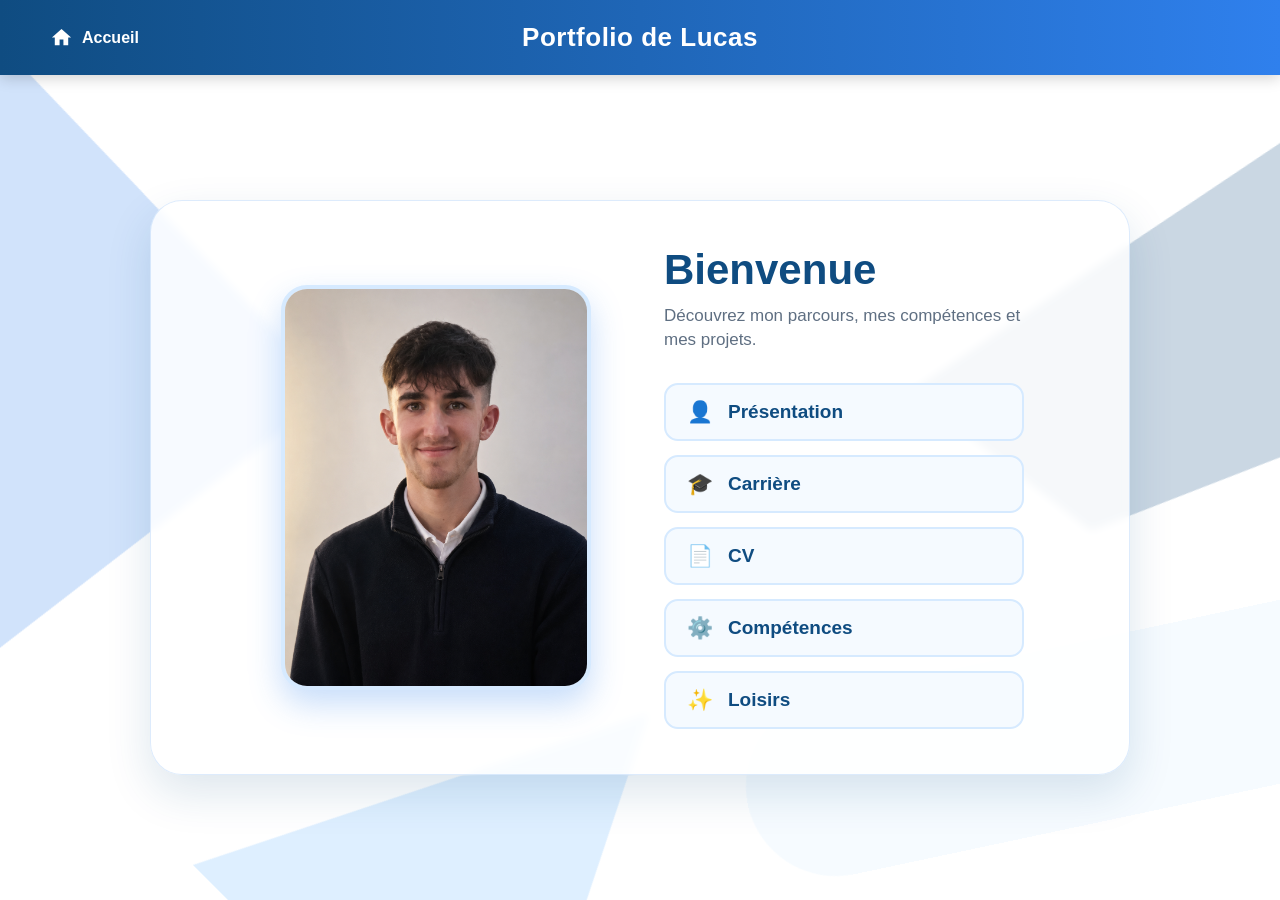
<file: index.html>
<!DOCTYPE html>
<html lang="fr">
<head>
    <meta charset="UTF-8">
    <meta name="viewport" content="width=device-width, initial-scale=1.0">
    <title>Portfolio - Lucas</title>

    <!-- Lien vers le CSS dans le dossier css -->
    <link rel="stylesheet" href="css/style.css">
</head>
<body>

    <!-- Formes décoratives du fond -->
    <div class="shape shape-1"></div>
    <div class="shape shape-2"></div>
    <div class="shape shape-3"></div>
    <div class="shape shape-4"></div>

    <!-- Bandeau du haut -->
    <header class="top-bar">
        <a href="index.html" class="home-button" title="Accueil">
            <svg class="home-icon" xmlns="http://www.w3.org/2000/svg" viewBox="0 0 24 24">
                <path d="M10 20v-6h4v6h5v-8h3L12 3 2 12h3v8z"/>
            </svg>
            <span>Accueil</span>
        </a>

        <h1 class="site-title">Portfolio de Lucas</h1>
    </header>

    <!-- Contenu principal -->
    <main class="main-container">

        <section class="content-card">

            <!-- Partie gauche : photo -->
            <div class="profile-section">
                <div class="photo-card">
                    <img src="documents/moi.png" alt="Photo de Lucas">
                </div>
            </div>

            <!-- Partie droite : boutons -->
            <div class="menu-section">
                <h2>Bienvenue</h2>
                <p class="subtitle">Découvrez mon parcours, mes compétences et mes projets.</p>

                <nav class="menu-links">
                    <a href="Pages_secondaire/presentation.html">
                        <span class="link-icon">👤</span>
                        <span>Présentation</span>
                    </a>

                    <a href="Pages_secondaire/carriere.html">
                        <span class="link-icon">🎓</span>
                        <span>Carrière</span>
                    </a>

                    <a href="Pages_secondaire/cv.html">
                        <span class="link-icon">📄</span>
                        <span>CV</span>
                    </a>

                    <a href="Pages_secondaire/competence.html">
                        <span class="link-icon">⚙️</span>
                        <span>Compétences</span>
                    </a>

                    <a href="Pages_secondaire/loisirs.html">
                        <span class="link-icon">✨</span>
                        <span>Loisirs</span>
                    </a>
                </nav>
            </div>

        </section>

    </main>

</body>
</html>
</file>
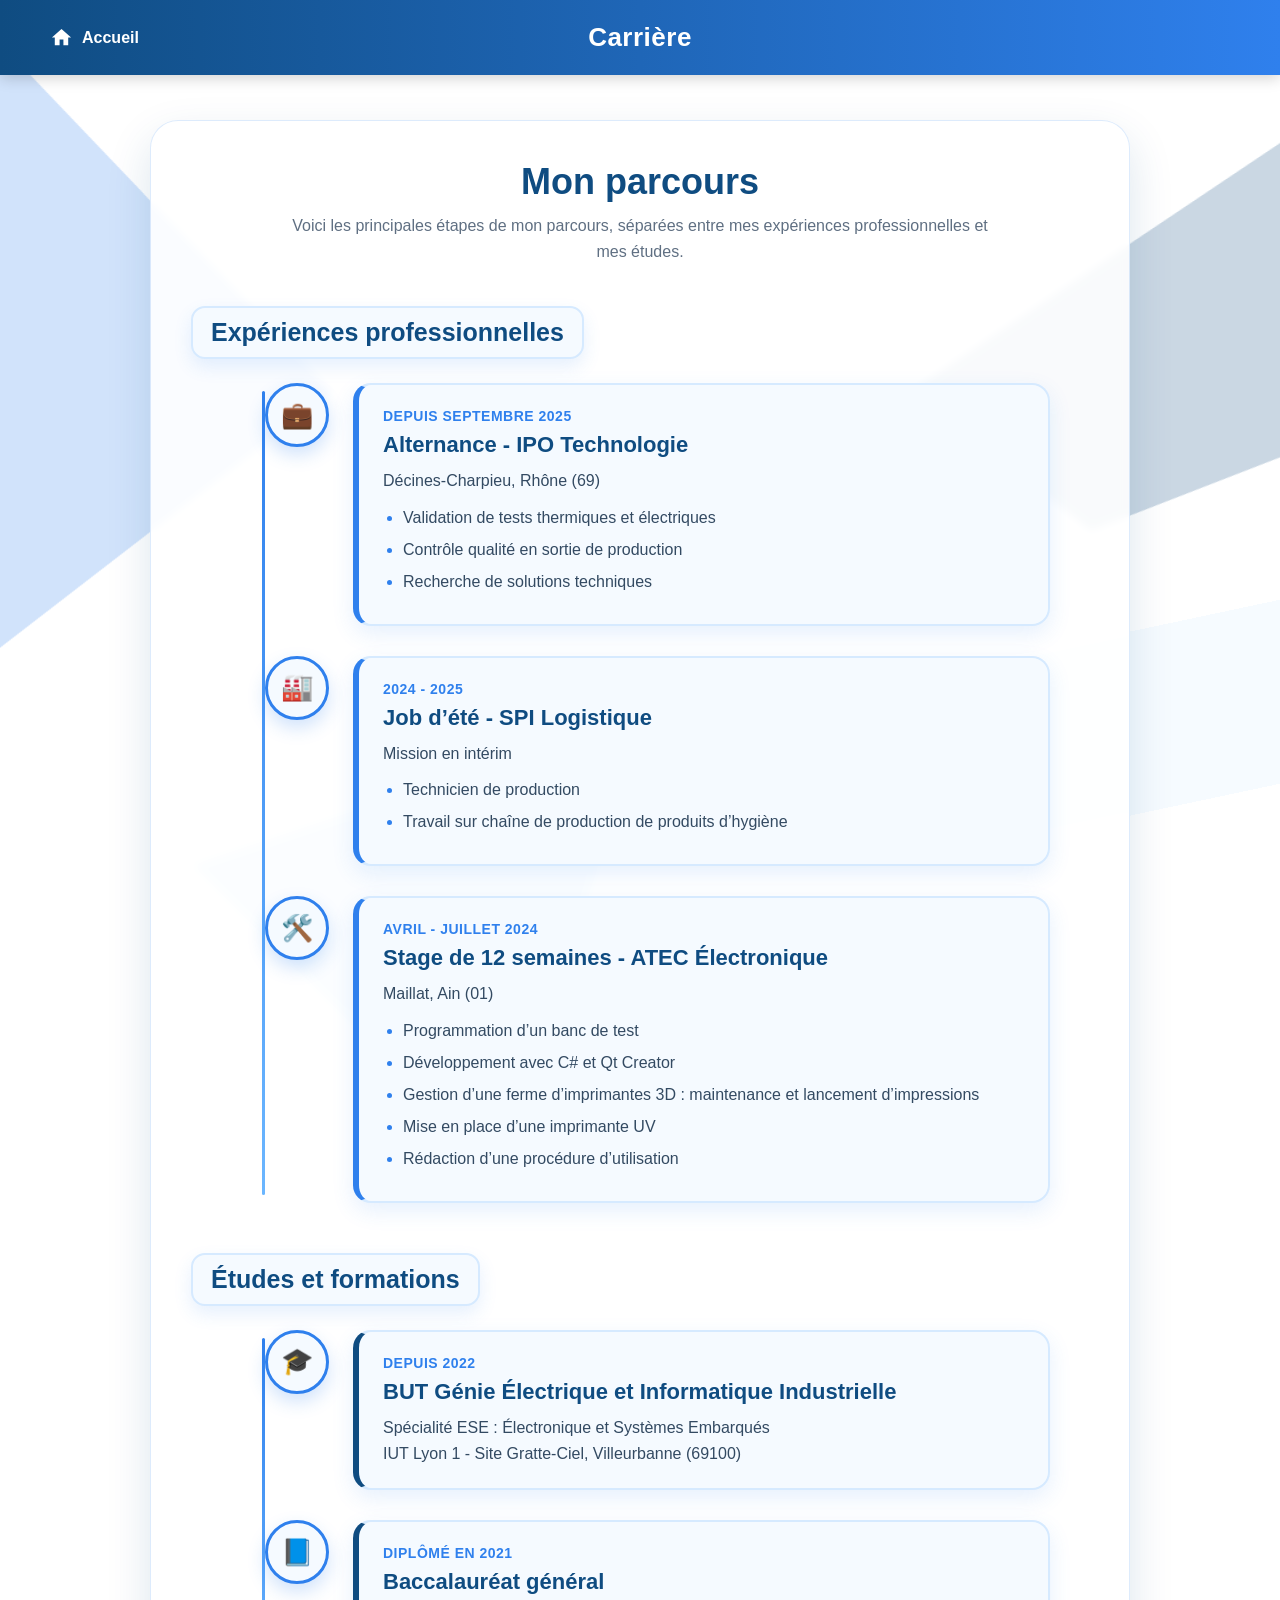
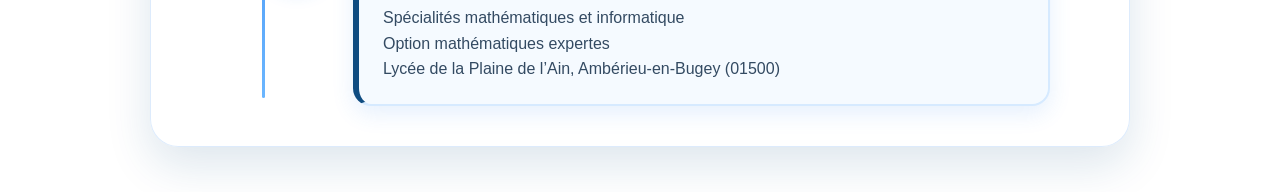
<file: Pages_secondaire/carriere.html>
<!DOCTYPE html>
<html lang="fr">
<head>
    <meta charset="UTF-8">
    <meta name="viewport" content="width=device-width, initial-scale=1.0">
    <title>Carrière - Lucas</title>
    <link rel="stylesheet" href="../css/style.css">
</head>
<body>

    <!-- Formes décoratives du fond -->
    <div class="shape shape-1"></div>
    <div class="shape shape-2"></div>
    <div class="shape shape-3"></div>
    <div class="shape shape-4"></div>

    <!-- Bandeau du haut -->
    <header class="top-bar">
        <a href="../index.html" class="home-button" title="Accueil">
            <svg class="home-icon" xmlns="http://www.w3.org/2000/svg" viewBox="0 0 24 24">
                <path d="M10 20v-6h4v6h5v-8h3L12 3 2 12h3v8z"/>
            </svg>
            <span>Accueil</span>
        </a>

        <h1 class="site-title">Carrière</h1>
    </header>

    <!-- Contenu principal -->
    <main class="career-container">

        <section class="career-card">

            <div class="career-header">
                <h2>Mon parcours</h2>
                <p>Voici les principales étapes de mon parcours, séparées entre mes expériences professionnelles et mes études.</p>
            </div>

            <!-- Bloc expériences professionnelles -->
            <section class="career-section">
                <h3 class="career-section-title">Expériences professionnelles</h3>

                <div class="timeline">

                    <article class="timeline-item">
                        <div class="timeline-dot">💼</div>
                        <div class="timeline-content professional">
                            <span class="timeline-date">Depuis septembre 2025</span>
                            <h3>Alternance - IPO Technologie</h3>
                            <p>Décines-Charpieu, Rhône (69)</p>

                            <ul class="timeline-list">
                                <li>Validation de tests thermiques et électriques</li>
                                <li>Contrôle qualité en sortie de production</li>
                                <li>Recherche de solutions techniques</li>
                            </ul>
                        </div>
                    </article>

                    <article class="timeline-item">
                        <div class="timeline-dot">🏭</div>
                        <div class="timeline-content professional">
                            <span class="timeline-date">2024 - 2025</span>
                            <h3>Job d’été - SPI Logistique</h3>
                            <p>Mission en intérim</p>

                            <ul class="timeline-list">
                                <li>Technicien de production</li>
                                <li>Travail sur chaîne de production de produits d’hygiène</li>
                            </ul>
                        </div>
                    </article>

                    <article class="timeline-item">
                        <div class="timeline-dot">🛠️</div>
                        <div class="timeline-content professional">
                            <span class="timeline-date">Avril - juillet 2024</span>
                            <h3>Stage de 12 semaines - ATEC Électronique</h3>
                            <p>Maillat, Ain (01)</p>

                            <ul class="timeline-list">
                                <li>Programmation d’un banc de test</li>
                                <li>Développement avec C# et Qt Creator</li>
                                <li>Gestion d’une ferme d’imprimantes 3D : maintenance et lancement d’impressions</li>
                                <li>Mise en place d’une imprimante UV</li>
                                <li>Rédaction d’une procédure d’utilisation</li>
                            </ul>
                        </div>
                    </article>

                </div>
            </section>

            <!-- Bloc études -->
            <section class="career-section">
                <h3 class="career-section-title">Études et formations</h3>

                <div class="timeline">

                    <article class="timeline-item">
                        <div class="timeline-dot">🎓</div>
                        <div class="timeline-content studies">
                            <span class="timeline-date">Depuis 2022</span>
                            <h3>BUT Génie Électrique et Informatique Industrielle</h3>
                            <p>
                                Spécialité ESE : Électronique et Systèmes Embarqués<br>
                                IUT Lyon 1 - Site Gratte-Ciel, Villeurbanne (69100)
                            </p>
                        </div>
                    </article>

                    <article class="timeline-item">
                        <div class="timeline-dot">📘</div>
                        <div class="timeline-content studies">
                            <span class="timeline-date">Diplômé en 2021</span>
                            <h3>Baccalauréat général</h3>
                            <p>
                                Spécialités mathématiques et informatique<br>
                                Option mathématiques expertes<br>
                                Lycée de la Plaine de l’Ain, Ambérieu-en-Bugey (01500)
                            </p>
                        </div>
                    </article>

                </div>
            </section>

        </section>

    </main>

</body>
</html>
</file>
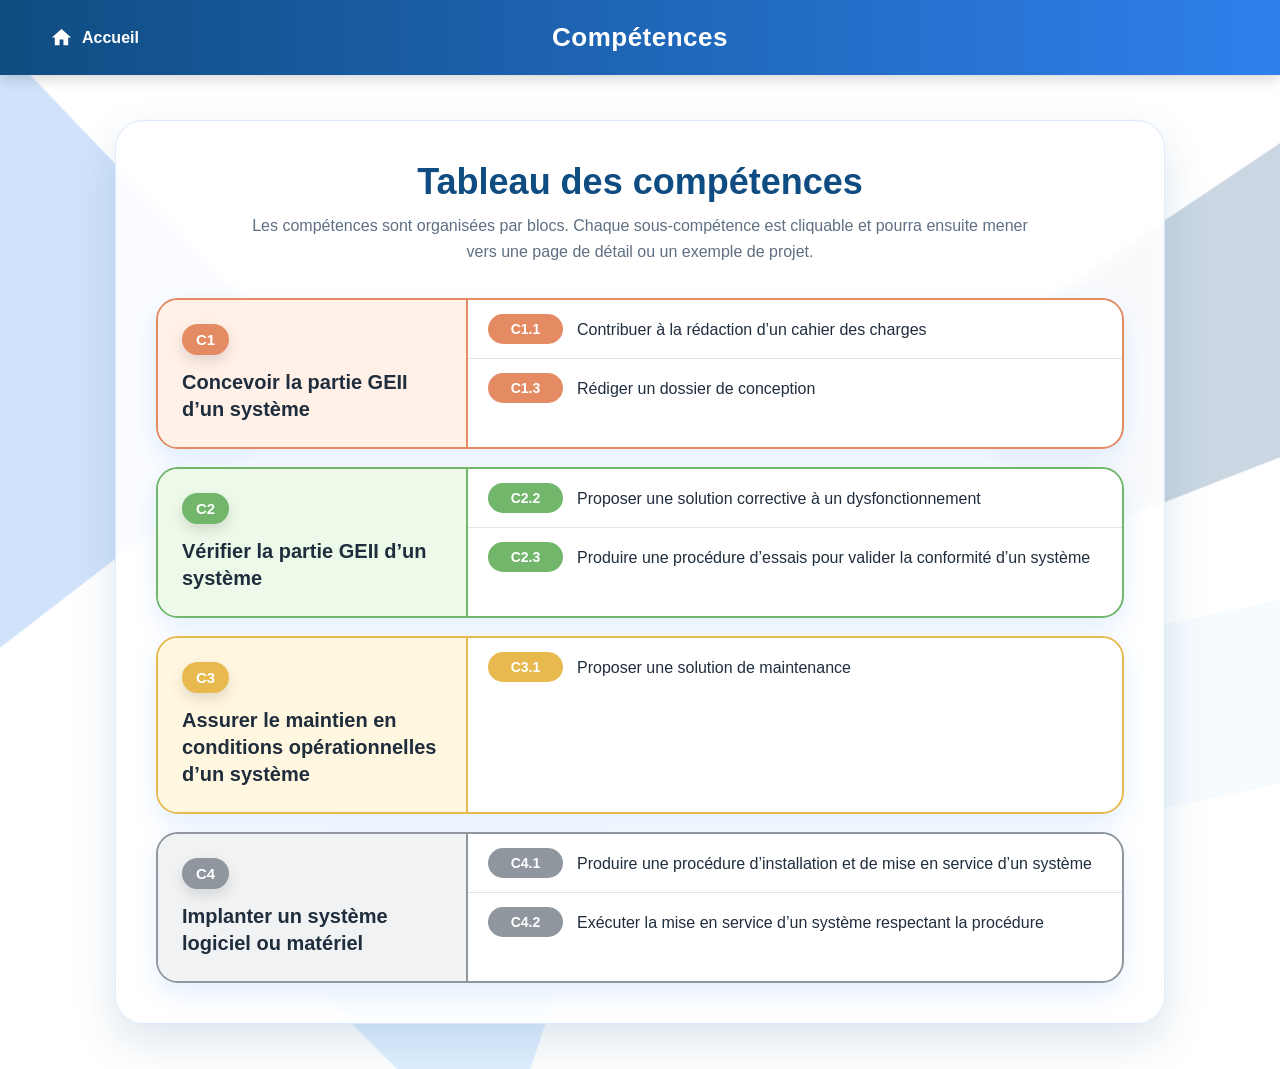
<file: Pages_secondaire/competence.html>
<!DOCTYPE html>
<html lang="fr">
<head>
    <meta charset="UTF-8">
    <meta name="viewport" content="width=device-width, initial-scale=1.0">
    <title>Compétences - Lucas</title>
    <link rel="stylesheet" href="../css/style.css">
</head>
<body>

    <!-- Formes décoratives du fond -->
    <div class="shape shape-1"></div>
    <div class="shape shape-2"></div>
    <div class="shape shape-3"></div>
    <div class="shape shape-4"></div>

    <!-- Bandeau du haut -->
    <header class="top-bar">
        <a href="../index.html" class="home-button" title="Accueil">
            <svg class="home-icon" xmlns="http://www.w3.org/2000/svg" viewBox="0 0 24 24">
                <path d="M10 20v-6h4v6h5v-8h3L12 3 2 12h3v8z"/>
            </svg>
            <span>Accueil</span>
        </a>

        <h1 class="site-title">Compétences</h1>
    </header>

    <!-- Contenu principal -->
    <main class="skills-container">

        <section class="skills-card">

            <div class="skills-header">
                <h2>Tableau des compétences</h2>
                <p>
                    Les compétences sont organisées par blocs. Chaque sous-compétence est cliquable
                    et pourra ensuite mener vers une page de détail ou un exemple de projet.
                </p>
            </div>

            <div class="skills-table">

                <!-- C1 -->
                <section class="competence-block c1">
                    <div class="competence-title">
                        <span class="competence-number">C1</span>
                        <h3>Concevoir la partie GEII d’un système</h3>
                    </div>

                    <div class="competence-items">
                        <a href="competences/c1-1.html" id="c1-1" class="competence-item">
                            <span>C1.1</span>
                            <p>Contribuer à la rédaction d’un cahier des charges</p>
                        </a>

                        <!--<a href="#c1-2" id="c1-2" class="competence-item">
                            <span>C1.2</span>
                            <p>Prouver la pertinence de ses choix technologiques</p>
                        </a>-->

                        <a href="competences/c1-3.html" id="c1-3" class="competence-item">
                            <span>C1.3</span>
                            <p>Rédiger un dossier de conception</p>
                        </a>
                    </div>
                </section>

                <!-- C2 -->
                <section class="competence-block c2">
                    <div class="competence-title">
                        <span class="competence-number">C2</span>
                        <h3>Vérifier la partie GEII d’un système</h3>
                    </div>

                    <div class="competence-items"><!--
                        <a href="#c2-1" id="c2-1" class="competence-item">
                            <span>C2.1</span>
                            <p>Évaluer la cause racine d’un dysfonctionnement</p>
                        </a>
                    -->
                        <a href="competences/c2-2.html" id="c2-2" class="competence-item">
                            <span>C2.2</span>
                            <p>Proposer une solution corrective à un dysfonctionnement</p>
                        </a>

                        <a href="../Pages_secondaire/competences/c2-3.html" id="c2-3" class="competence-item">
                            <span>C2.3</span>
                            <p>Produire une procédure d’essais pour valider la conformité d’un système</p>
                        </a>
                    </div>
                </section>

                <!-- C3 -->
                <section class="competence-block c3">
                    <div class="competence-title">
                        <span class="competence-number">C3</span>
                        <h3>Assurer le maintien en conditions opérationnelles d’un système</h3>
                    </div>

                    <div class="competence-items">
                        <a href="competences/c3-1.html" id="c3-1" class="competence-item">
                            <span>C3.1</span>
                            <p>Proposer une solution de maintenance</p>
                        </a><!--

                        <a href="#c3-2" id="c3-2" class="competence-item">
                            <span>C3.2</span>
                            <p>Évaluer les coûts d’indisponibilité et de maintenance d’un système</p>
                        </a>

                        <a href="#c3-3" id="c3-3" class="competence-item">
                            <span>C3.3</span>
                            <p>Produire une procédure de maintenance</p>
                        </a>

                        <a href="#c3-4" id="c3-4" class="competence-item">
                            <span>C3.4</span>
                            <p>Proposer un appui technique aux différents acteurs à l’échelle nationale et internationale</p>
                        </a>-->
                    </div>
                </section>

                <!-- C4 -->
                <section class="competence-block c4">
                    <div class="competence-title">
                        <span class="competence-number">C4</span>
                        <h3>Implanter un système logiciel ou matériel</h3>
                    </div>

                    <div class="competence-items">
                        <a href="competences/c4-1.html" id="c4-1" class="competence-item">
                            <span>C4.1</span>
                            <p>Produire une procédure d’installation et de mise en service d’un système</p>
                        </a> 

                        <a href="competences/c4-2.html" id="c4-2" class="competence-item">
                            <span>C4.2</span>
                            <p>Exécuter la mise en service d’un système respectant la procédure</p>
                        </a>
<!--
                        <a href="#c4-3" id="c4-3" class="competence-item">
                            <span>C4.3</span>
                            <p>Produire le dossier de conformité du système en gérant le versionnage</p>
                        </a>-->
                    </div>
                </section>

            </div>

        </section>

    </main>

</body>
</html>
</file>
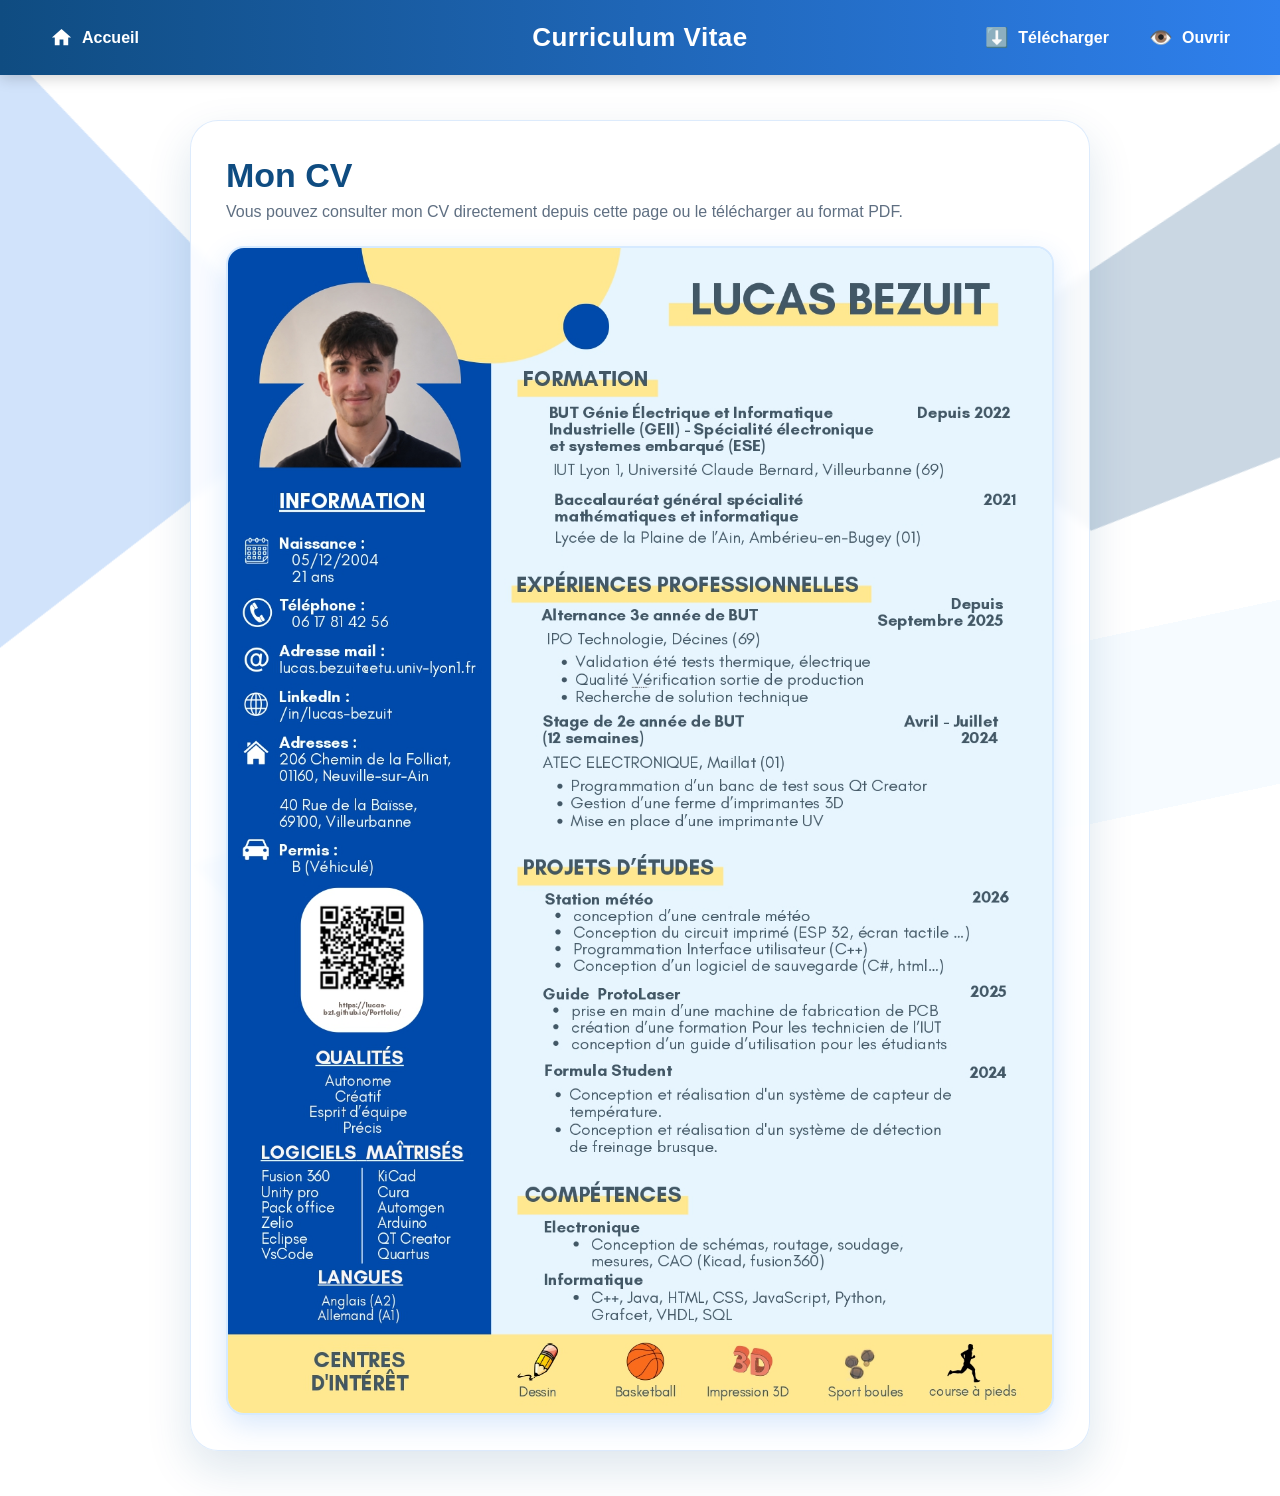
<file: Pages_secondaire/cv.html>
<!DOCTYPE html>
<html lang="fr">
<head>
    <meta charset="UTF-8">
    <meta name="viewport" content="width=device-width, initial-scale=1.0">
    <title>CV - Lucas</title>

    <!-- Depuis Pages_secondaire, on remonte d'un dossier pour aller chercher le CSS -->
    <link rel="stylesheet" href="../css/style.css">
</head>
<body>

    <!-- Formes décoratives du fond -->
    <div class="shape shape-1"></div>
    <div class="shape shape-2"></div>
    <div class="shape shape-3"></div>
    <div class="shape shape-4"></div>

    <!-- Bandeau du haut -->
    <header class="top-bar">
    <a href="../index.html" class="home-button" title="Accueil">
        <svg class="home-icon" xmlns="http://www.w3.org/2000/svg" viewBox="0 0 24 24">
            <path d="M10 20v-6h4v6h5v-8h3L12 3 2 12h3v8z"/>
        </svg>
        <span>Accueil</span>
    </a>

    <h1 class="site-title">Curriculum Vitae</h1>

    <div class="header-actions">
        <a href="../documents/cv_lucas_bezuit.zip" download class="header-button" title="Télécharger le CV">
            <span class="download-icon">⬇️</span>
            <span>Télécharger</span>
        </a>

        <a href="../documents/cv_lucas_bezuit.pdf" target="_blank" rel="noopener noreferrer" class="header-button" title="Ouvrir le CV">
            <span class="download-icon">👁️</span>
            <span>Ouvrir</span>
        </a>
    </div>
</header>

    <!-- Contenu principal -->
    <main class="cv-container">

        <section class="cv-viewer-card">
            <h2>Mon CV</h2>
            <p class="cv-subtitle">Vous pouvez consulter mon CV directement depuis cette page ou le télécharger au format PDF.</p>

            <div class="cv-image-container">
                <img src="../documents/cv_lucas_bezuit.jpg" alt="CV de Lucas" class="cv-image">
            </div>

        </section>

    </main>

</body>
</html>
</file>
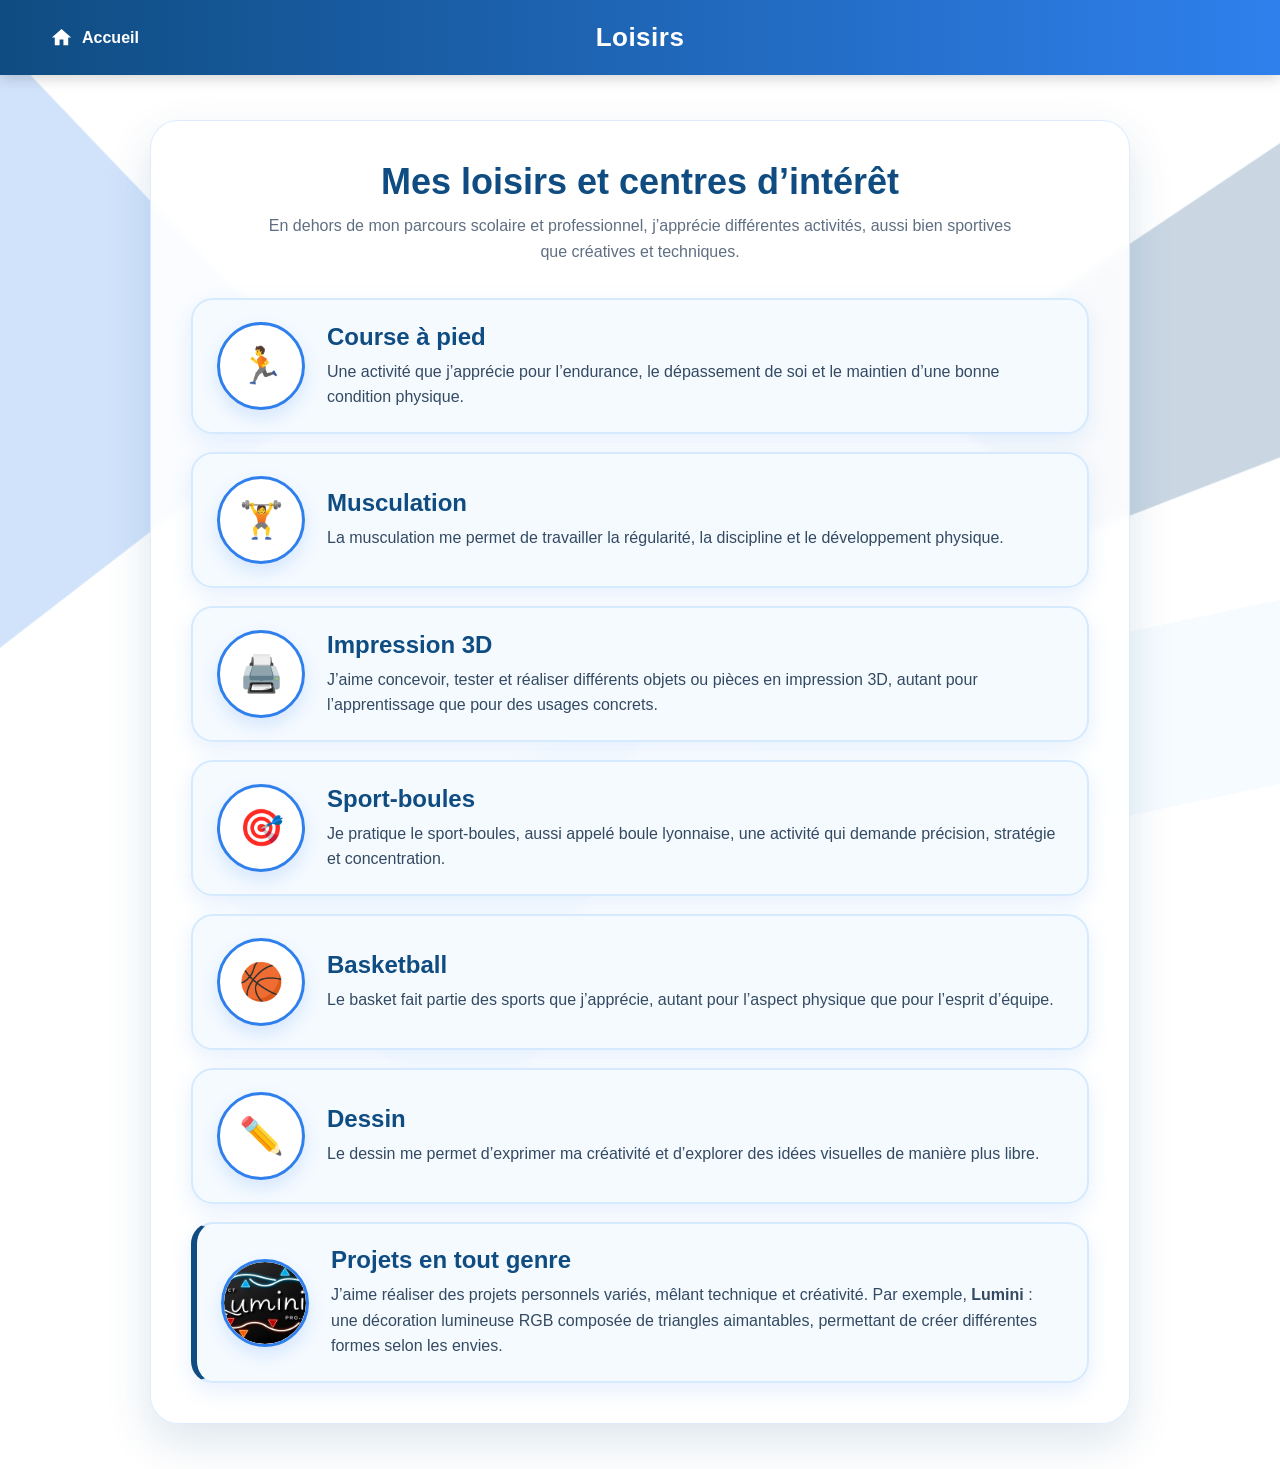
<file: Pages_secondaire/loisirs.html>
<!DOCTYPE html>
<html lang="fr">
<head>
    <meta charset="UTF-8">
    <meta name="viewport" content="width=device-width, initial-scale=1.0">
    <title>Loisirs - Lucas</title>
    <link rel="stylesheet" href="../css/style.css">
</head>
<body>

    <!-- Formes décoratives du fond -->
    <div class="shape shape-1"></div>
    <div class="shape shape-2"></div>
    <div class="shape shape-3"></div>
    <div class="shape shape-4"></div>

    <!-- Bandeau du haut -->
    <header class="top-bar">
        <a href="../index.html" class="home-button" title="Accueil">
            <svg class="home-icon" xmlns="http://www.w3.org/2000/svg" viewBox="0 0 24 24">
                <path d="M10 20v-6h4v6h5v-8h3L12 3 2 12h3v8z"/>
            </svg>
            <span>Accueil</span>
        </a>

        <h1 class="site-title">Loisirs</h1>
    </header>

    <!-- Contenu principal -->
    <main class="hobbies-container">
        <section class="hobbies-card">

            <div class="hobbies-header">
                <h2>Mes loisirs et centres d’intérêt</h2>
                <p>
                    En dehors de mon parcours scolaire et professionnel, j’apprécie différentes activités,
                    aussi bien sportives que créatives et techniques.
                </p>
            </div>

            <div class="hobbies-list">

                <article class="hobby-item">
                    <div class="hobby-icon">🏃</div>
                    <div class="hobby-content">
                        <h3>Course à pied</h3>
                        <p>Une activité que j’apprécie pour l’endurance, le dépassement de soi et le maintien d’une bonne condition physique.</p>
                    </div>
                </article>

                <article class="hobby-item">
                    <div class="hobby-icon">🏋️</div>
                    <div class="hobby-content">
                        <h3>Musculation</h3>
                        <p>La musculation me permet de travailler la régularité, la discipline et le développement physique.</p>
                    </div>
                </article>

                <article class="hobby-item">
                    <div class="hobby-icon">🖨️</div>
                    <div class="hobby-content">
                        <h3>Impression 3D</h3>
                        <p>J’aime concevoir, tester et réaliser différents objets ou pièces en impression 3D, autant pour l’apprentissage que pour des usages concrets.</p>
                    </div>
                </article>

                <article class="hobby-item">
                    <div class="hobby-icon">🎯</div>
                    <div class="hobby-content">
                        <h3>Sport-boules</h3>
                        <p>Je pratique le sport-boules, aussi appelé boule lyonnaise, une activité qui demande précision, stratégie et concentration.</p>
                    </div>
                </article>

                <article class="hobby-item">
                    <div class="hobby-icon">🏀</div>
                    <div class="hobby-content">
                        <h3>Basketball</h3>
                        <p>Le basket fait partie des sports que j’apprécie, autant pour l’aspect physique que pour l’esprit d’équipe.</p>
                    </div>
                </article>

                <article class="hobby-item">
                    <div class="hobby-icon">✏️</div>
                    <div class="hobby-content">
                        <h3>Dessin</h3>
                        <p>Le dessin me permet d’exprimer ma créativité et d’explorer des idées visuelles de manière plus libre.</p>
                    </div>
                </article>

                <article class="hobby-item hobby-project">
                    <div class="hobby-icon hobby-image-icon">
                        <img src="../documents/Lumini.png" alt="Projet Lumini">
                    </div>
                    <div class="hobby-content">
                        <h3>Projets en tout genre</h3>
                        <p>
                            J’aime réaliser des projets personnels variés, mêlant technique et créativité.
                            Par exemple, <strong>Lumini</strong> : une décoration lumineuse RGB composée de triangles aimantables,
                            permettant de créer différentes formes selon les envies.
                        </p>
                    </div>
                </article>

            </div>

        </section>
    </main>

</body>
</html>
</file>
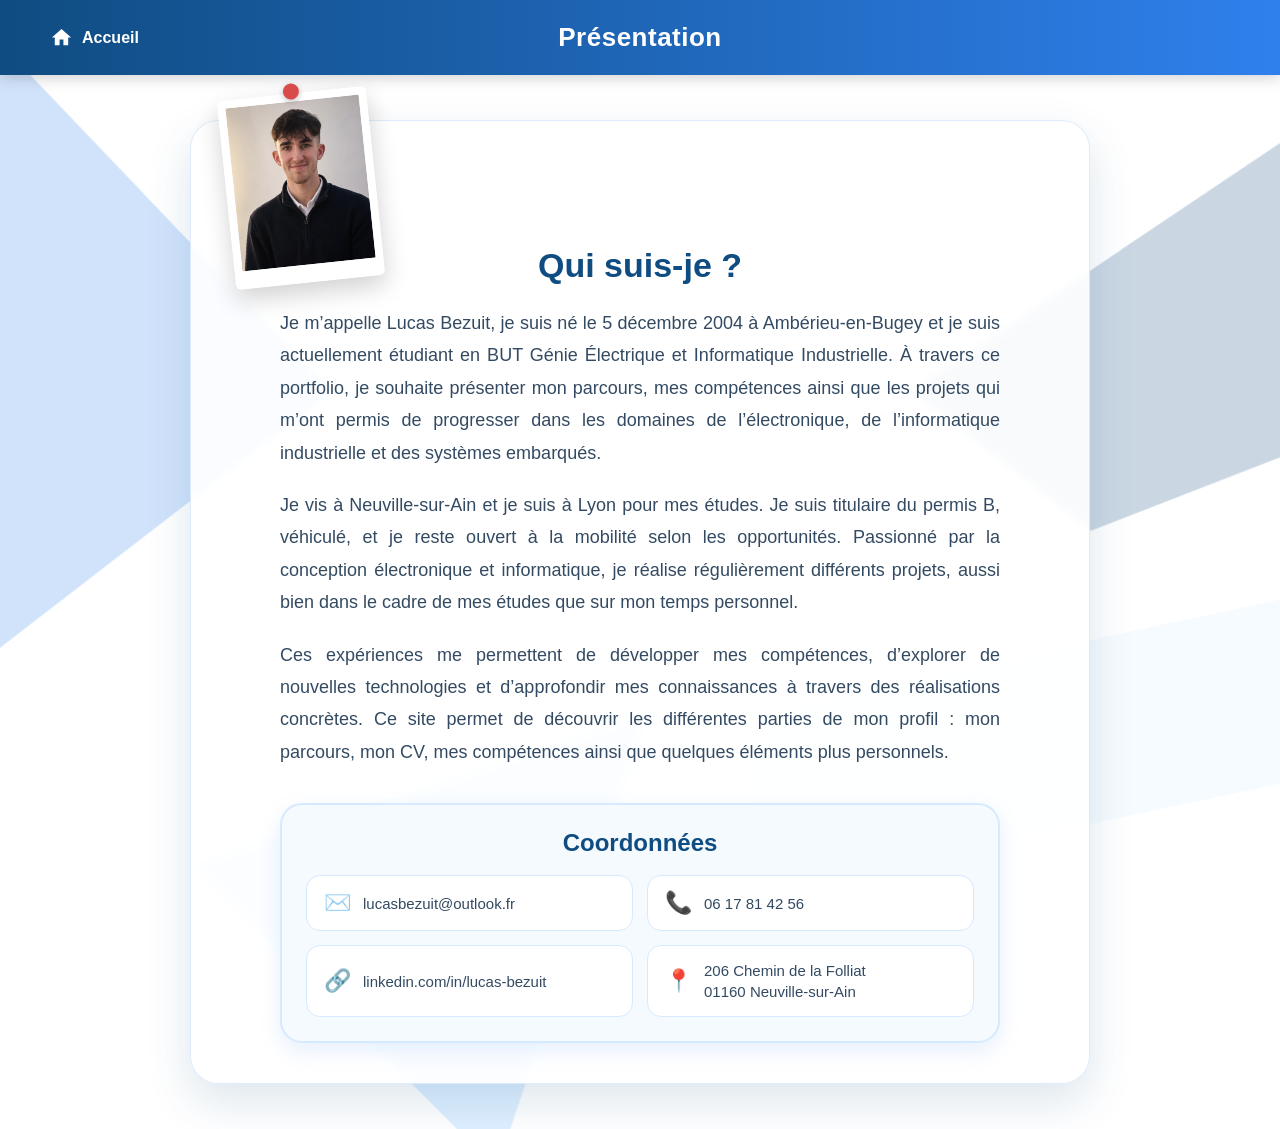
<file: Pages_secondaire/presentation.html>
<!DOCTYPE html>
<html lang="fr">
<head>
    <meta charset="UTF-8">
    <meta name="viewport" content="width=device-width, initial-scale=1.0">
    <title>Présentation - Lucas</title>
    <link rel="stylesheet" href="../css/style.css">
</head>
<body>

    <!-- Formes décoratives du fond -->
    <div class="shape shape-1"></div>
    <div class="shape shape-2"></div>
    <div class="shape shape-3"></div>
    <div class="shape shape-4"></div>

    <!-- Bandeau du haut -->
    <header class="top-bar">
        <a href="../index.html" class="home-button" title="Accueil">
            <svg class="home-icon" xmlns="http://www.w3.org/2000/svg" viewBox="0 0 24 24">
                <path d="M10 20v-6h4v6h5v-8h3L12 3 2 12h3v8z"/>
            </svg>
            <span>Accueil</span>
        </a>

        <h1 class="site-title">Présentation</h1>
    </header>

    <!-- Contenu principal -->
    <main class="presentation-container">
        <section class="presentation-card">

            <div class="presentation-photo-wrapper">
                <div class="presentation-pin"></div>
                <img src="../documents/moi.png" alt="Photo de Lucas" class="presentation-photo">
            </div>

            <div class="presentation-content">
                <h2>Qui suis-je ?</h2>

                <p>
                    Je m’appelle Lucas Bezuit, je suis né le 5 décembre 2004 à Ambérieu-en-Bugey et je suis actuellement étudiant en BUT Génie Électrique et Informatique Industrielle.
                    À travers ce portfolio, je souhaite présenter mon parcours, mes compétences ainsi que les projets qui m’ont permis de progresser dans les domaines de l’électronique,
                    de l’informatique industrielle et des systèmes embarqués.
                </p>

                <p>
                    Je vis à Neuville-sur-Ain et je suis à Lyon pour mes études. Je suis titulaire du permis B, véhiculé, et je reste ouvert à la mobilité selon les opportunités.
                    Passionné par la conception électronique et informatique, je réalise régulièrement différents projets, aussi bien dans le cadre de mes études que sur mon temps personnel.
                </p>

                <p>
                    Ces expériences me permettent de développer mes compétences, d’explorer de nouvelles technologies et d’approfondir mes connaissances à travers des réalisations concrètes.
                    Ce site permet de découvrir les différentes parties de mon profil : mon parcours, mon CV, mes compétences ainsi que quelques éléments plus personnels.
                </p>

                <div class="contact-card">
                    <h3>Coordonnées</h3>

                    <div class="contact-grid">
                        <a href="mailto:lucasbezuit@outlook.fr" class="contact-item">
                            <span>✉️</span>
                            <p>lucasbezuit@outlook.fr</p>
                        </a>

                        <a href="tel:+33617814256" class="contact-item">
                            <span>📞</span> 
                            <p>06 17 81 42 56</p>
                        </a> 

                        <a href="https://www.linkedin.com/in/lucas-bezuit" target="_blank" rel="noopener noreferrer" class="contact-item">
                            <span>🔗</span>
                            <p>linkedin.com/in/lucas-bezuit</p>
                        </a>

                        <div class="contact-item">
                            <span>📍</span>
                            <p>206 Chemin de la Folliat<br>01160 Neuville-sur-Ain</p>
                        </div>
                    </div>
                </div>
            </div>

        </section>
    </main>

</body>
</html>
</file>
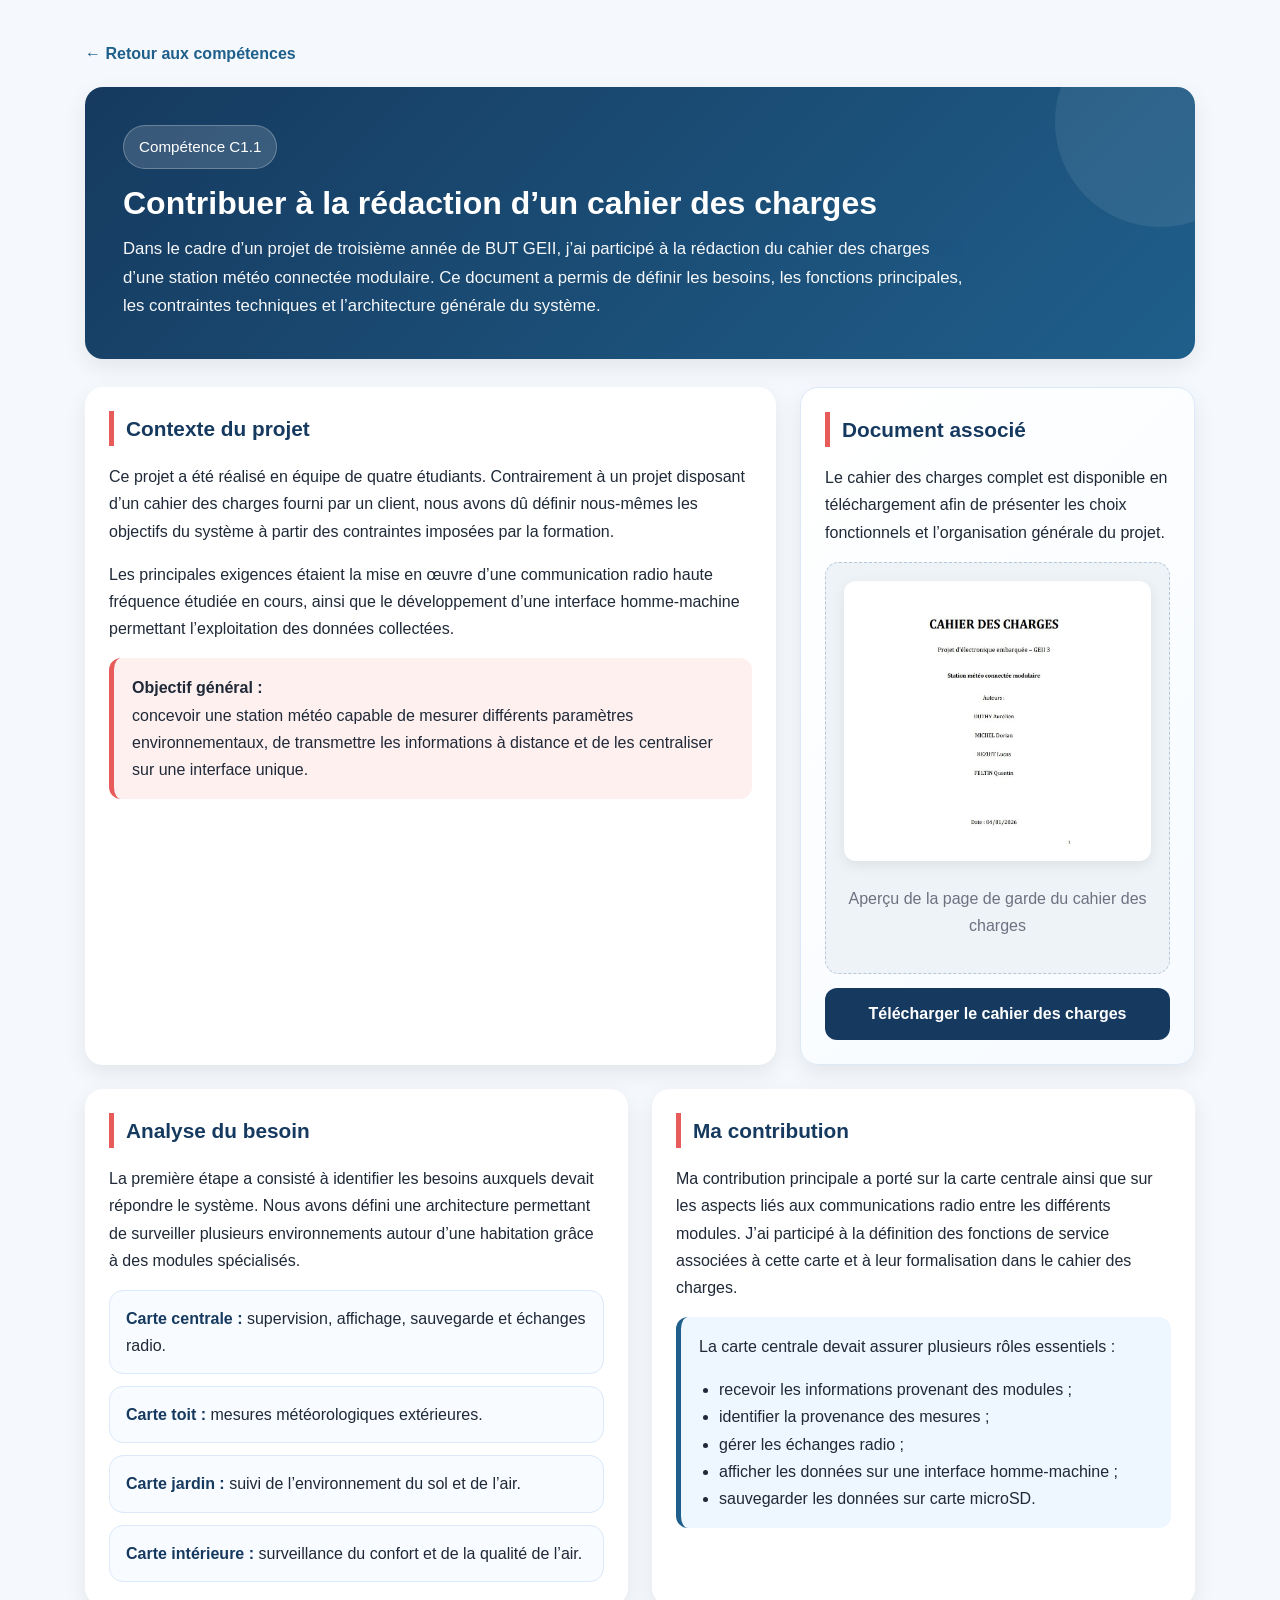
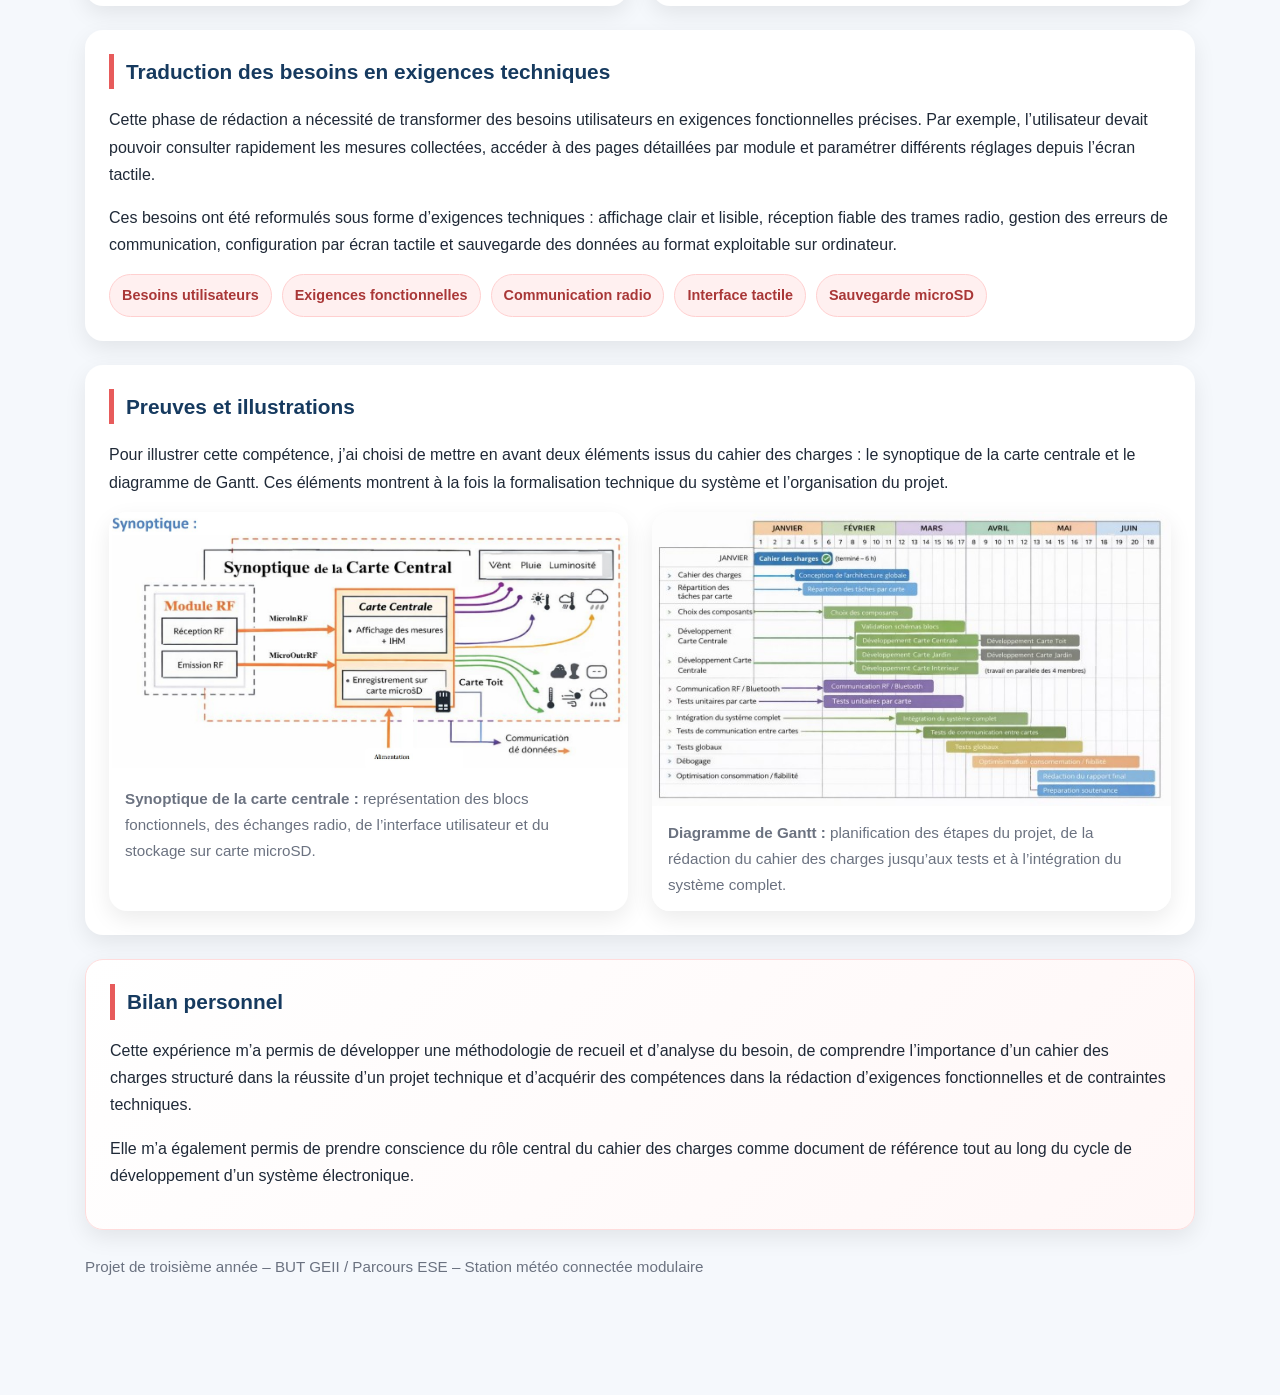
<file: Pages_secondaire/competences/c1-1.html>
<!DOCTYPE html>

<html lang="fr">
<head>
  <meta charset="UTF-8" />
  <meta name="viewport" content="width=device-width, initial-scale=1.0" />
  <title>C1.1 - Contribuer à la rédaction d'un cahier des charges</title>

  <style>
    :root {
      --primary: #163a5f;
      --secondary: #1f5f8b;
      --accent: #e75b5b;
      --accent-soft: #fff0f0;
      --blue-soft: #eef6ff;
      --text: #1f2937;
      --muted: #6b7280;
      --bg: #f5f8fc;
      --white: #ffffff;
      --shadow: 0 8px 22px rgba(0, 0, 0, 0.08);
      --radius: 18px;
    }

    * {
      box-sizing: border-box;
    }

    body {
      margin: 0;
      font-family: Arial, Helvetica, sans-serif;
      background: var(--bg);
      color: var(--text);
      line-height: 1.7;
    }

    .page {
      max-width: 1150px;
      margin: 40px auto;
      padding: 0 20px 60px;
    }

    .back-link {
      display: inline-block;
      margin-bottom: 20px;
      text-decoration: none;
      color: var(--secondary);
      font-weight: bold;
      transition: 0.2s;
    }

    .back-link:hover {
      opacity: 0.8;
    }

    .hero {
      background: linear-gradient(135deg, var(--primary), var(--secondary));
      color: white;
      padding: 38px;
      border-radius: var(--radius);
      box-shadow: var(--shadow);
      margin-bottom: 28px;
      position: relative;
      overflow: hidden;
    }

    .hero::after {
      content: "";
      position: absolute;
      right: -70px;
      top: -70px;
      width: 210px;
      height: 210px;
      background: rgba(255, 255, 255, 0.08);
      border-radius: 50%;
    }

    .badge {
      display: inline-block;
      background: rgba(255, 255, 255, 0.15);
      border: 1px solid rgba(255, 255, 255, 0.25);
      padding: 8px 15px;
      border-radius: 999px;
      font-size: 0.95rem;
      margin-bottom: 14px;
    }

    .hero h1 {
      margin: 0 0 12px;
      font-size: 2rem;
      line-height: 1.25;
    }

    .hero p {
      margin: 0;
      font-size: 1.05rem;
      max-width: 850px;
      opacity: 0.96;
    }

    .intro-grid {
      display: grid;
      grid-template-columns: 1.4fr 0.8fr;
      gap: 24px;
      margin-bottom: 24px;
    }

    .grid {
      display: grid;
      grid-template-columns: 1fr 1fr;
      gap: 24px;
      margin-bottom: 24px;
    }

    .card {
      background: var(--white);
      border-radius: var(--radius);
      padding: 24px;
      box-shadow: var(--shadow);
    }

    .card h2 {
      margin-top: 0;
      color: var(--primary);
      font-size: 1.3rem;
      border-left: 5px solid var(--accent);
      padding-left: 12px;
    }

    .card h3 {
      color: var(--primary);
      margin-bottom: 8px;
    }

    .full {
      grid-column: 1 / -1;
    }

    .highlight-box {
      background: var(--accent-soft);
      border-left: 5px solid var(--accent);
      padding: 16px 18px;
      border-radius: 12px;
      margin-top: 12px;
    }

    .blue-box {
      background: var(--blue-soft);
      border-left: 5px solid var(--secondary);
      padding: 16px 18px;
      border-radius: 12px;
      margin-top: 12px;
    }

    ul {
      padding-left: 20px;
      margin-bottom: 0;
    }

    .mini-list {
      display: grid;
      gap: 12px;
      margin-top: 15px;
    }

    .mini-item {
      background: #f8fbff;
      border: 1px solid #dbe9f8;
      border-radius: 14px;
      padding: 14px 16px;
    }

    .mini-item strong {
      color: var(--primary);
    }

    .image-card {
      padding: 0;
      overflow: hidden;
    }

    figure {
      margin: 0;
      background: white;
    }

    figure img {
      display: block;
      width: 100%;
      min-height: 260px;
      object-fit: cover;
      background: #dfe8f1;
    }

    figcaption {
      padding: 14px 16px;
      font-size: 0.95rem;
      color: var(--muted);
    }

    .proof-grid {
      display: grid;
      grid-template-columns: 1fr 1fr;
      gap: 24px;
      margin-top: 16px;
    }

    .download-card {
      background: linear-gradient(135deg, #ffffff, #f7fbff);
      border: 1px solid #dbe9f8;
      display: flex;
      flex-direction: column;
      justify-content: space-between;
    }

    .pdf-preview {
      background: #eef3f8;
      border: 1px dashed #b6c7d8;
      border-radius: 14px;
      padding: 18px;
      margin: 14px 0;
      text-align: center;
      color: var(--muted);
    }

    .pdf-preview img {
      width: 100%;
      max-height: 280px;
      object-fit: contain;
      border-radius: 12px;
      background: white;
      box-shadow: 0 4px 14px rgba(0,0,0,0.08);
    }

    .btn {
      display: inline-block;
      text-decoration: none;
      background: var(--primary);
      color: white;
      padding: 12px 18px;
      border-radius: 12px;
      font-weight: bold;
      transition: 0.2s;
      text-align: center;
    }

    .btn:hover {
      background: var(--secondary);
      transform: translateY(-1px);
    }

    .tags {
      display: flex;
      flex-wrap: wrap;
      gap: 10px;
      margin-top: 14px;
    }

    .tag {
      background: var(--accent-soft);
      color: #a93737;
      border: 1px solid #ffd0d0;
      padding: 8px 12px;
      border-radius: 999px;
      font-weight: bold;
      font-size: 0.9rem;
    }

    .bilan {
      background: linear-gradient(135deg, #fff, #fff7f7);
      border: 1px solid #ffdcdc;
    }

    .footer-note {
      margin-top: 24px;
      color: var(--muted);
      font-size: 0.95rem;
    }

    @media (max-width: 900px) {
      .intro-grid,
      .grid,
      .proof-grid {
        grid-template-columns: 1fr;
      }

      .hero h1 {
        font-size: 1.55rem;
      }

      .hero {
        padding: 28px;
      }
    }
  </style>

</head>

<body>
  <main class="page">
    <a href="../competence.html" class="back-link">← Retour aux compétences</a>


<section class="hero">
  <div class="badge">Compétence C1.1</div>
  <h1>Contribuer à la rédaction d’un cahier des charges</h1>
  <p>
    Dans le cadre d’un projet de troisième année de BUT GEII, j’ai participé à la rédaction
    du cahier des charges d’une station météo connectée modulaire. Ce document a permis
    de définir les besoins, les fonctions principales, les contraintes techniques et
    l’architecture générale du système.
  </p>
</section>

<section class="intro-grid">
  <article class="card">
    <h2>Contexte du projet</h2>
    <p>
      Ce projet a été réalisé en équipe de quatre étudiants. Contrairement à un projet
      disposant d’un cahier des charges fourni par un client, nous avons dû définir
      nous-mêmes les objectifs du système à partir des contraintes imposées par la formation.
    </p>

    <p>
      Les principales exigences étaient la mise en œuvre d’une communication radio haute
      fréquence étudiée en cours, ainsi que le développement d’une interface homme-machine
      permettant l’exploitation des données collectées.
    </p>

    <div class="highlight-box">
      <strong>Objectif général :</strong><br>
      concevoir une station météo capable de mesurer différents paramètres
      environnementaux, de transmettre les informations à distance et de les centraliser
      sur une interface unique.
    </div>
  </article>

  <article class="card download-card">
    <div>
      <h2>Document associé</h2>
      <p>
        Le cahier des charges complet est disponible en téléchargement afin de présenter
        les choix fonctionnels et l’organisation générale du projet.
      </p>

      <div class="pdf-preview">
        <img src="../../documents/cdc-couverture.jpg" alt="Aperçu de la couverture du cahier des charges">
        <p>Aperçu de la page de garde du cahier des charges</p>
      </div>
    </div>

    <a class="btn" href="../../documents/cahier-des-charges-station-meteo.zip" download>
      Télécharger le cahier des charges
    </a>
  </article>
</section>

<section class="grid">
  <article class="card">
    <h2>Analyse du besoin</h2>
    <p>
      La première étape a consisté à identifier les besoins auxquels devait répondre le
      système. Nous avons défini une architecture permettant de surveiller plusieurs
      environnements autour d’une habitation grâce à des modules spécialisés.
    </p>

    <div class="mini-list">
      <div class="mini-item">
        <strong>Carte centrale :</strong> supervision, affichage, sauvegarde et échanges radio.
      </div>
      <div class="mini-item">
        <strong>Carte toit :</strong> mesures météorologiques extérieures.
      </div>
      <div class="mini-item">
        <strong>Carte jardin :</strong> suivi de l’environnement du sol et de l’air.
      </div>
      <div class="mini-item">
        <strong>Carte intérieure :</strong> surveillance du confort et de la qualité de l’air.
      </div>
    </div>
  </article>

  <article class="card">
    <h2>Ma contribution</h2>
    <p>
      Ma contribution principale a porté sur la carte centrale ainsi que sur les aspects liés
      aux communications radio entre les différents modules. J’ai participé à la définition
      des fonctions de service associées à cette carte et à leur formalisation dans le cahier
      des charges.
    </p>

    <div class="blue-box">
      La carte centrale devait assurer plusieurs rôles essentiels :
      <ul>
        <li>recevoir les informations provenant des modules ;</li>
        <li>identifier la provenance des mesures ;</li>
        <li>gérer les échanges radio ;</li>
        <li>afficher les données sur une interface homme-machine ;</li>
        <li>sauvegarder les données sur carte microSD.</li>
      </ul>
    </div>
  </article>

  <article class="card full">
    <h2>Traduction des besoins en exigences techniques</h2>
    <p>
      Cette phase de rédaction a nécessité de transformer des besoins utilisateurs en
      exigences fonctionnelles précises. Par exemple, l’utilisateur devait pouvoir consulter
      rapidement les mesures collectées, accéder à des pages détaillées par module et
      paramétrer différents réglages depuis l’écran tactile.
    </p>

    <p>
      Ces besoins ont été reformulés sous forme d’exigences techniques : affichage clair
      et lisible, réception fiable des trames radio, gestion des erreurs de communication,
      configuration par écran tactile et sauvegarde des données au format exploitable
      sur ordinateur.
    </p>

    <div class="tags">
      <span class="tag">Besoins utilisateurs</span>
      <span class="tag">Exigences fonctionnelles</span>
      <span class="tag">Communication radio</span>
      <span class="tag">Interface tactile</span>
      <span class="tag">Sauvegarde microSD</span>
    </div>
  </article>

  <article class="card full">
    <h2>Preuves et illustrations</h2>
    <p>
      Pour illustrer cette compétence, j’ai choisi de mettre en avant deux éléments issus
      du cahier des charges : le synoptique de la carte centrale et le diagramme de Gantt.
      Ces éléments montrent à la fois la formalisation technique du système et
      l’organisation du projet.
    </p>

    <div class="proof-grid">
      <article class="card image-card">
        <figure>
          <img src="../../documents/synoptique-carte-centrale.jpg" alt="Synoptique de la carte centrale">
          <figcaption>
            <strong>Synoptique de la carte centrale :</strong> représentation des blocs fonctionnels,
            des échanges radio, de l’interface utilisateur et du stockage sur carte microSD.
          </figcaption>
        </figure>
      </article>

      <article class="card image-card">
        <figure>
          <img src="../../documents/gantt-projet.jpg" alt="Diagramme de Gantt du projet station météo">
          <figcaption>
            <strong>Diagramme de Gantt :</strong> planification des étapes du projet, de la rédaction
            du cahier des charges jusqu’aux tests et à l’intégration du système complet.
          </figcaption>
        </figure>
      </article>
    </div>
  </article>

  <article class="card full bilan">
    <h2>Bilan personnel</h2>
    <p>
      Cette expérience m’a permis de développer une méthodologie de recueil et d’analyse
      du besoin, de comprendre l’importance d’un cahier des charges structuré dans la
      réussite d’un projet technique et d’acquérir des compétences dans la rédaction
      d’exigences fonctionnelles et de contraintes techniques.
    </p>

    <p>
      Elle m’a également permis de prendre conscience du rôle central du cahier des charges
      comme document de référence tout au long du cycle de développement d’un système
      électronique.
    </p>
  </article>
</section>

<p class="footer-note">
  Projet de troisième année – BUT GEII / Parcours ESE – Station météo connectée modulaire
</p>


  </main>
</body>
</html>
</file>
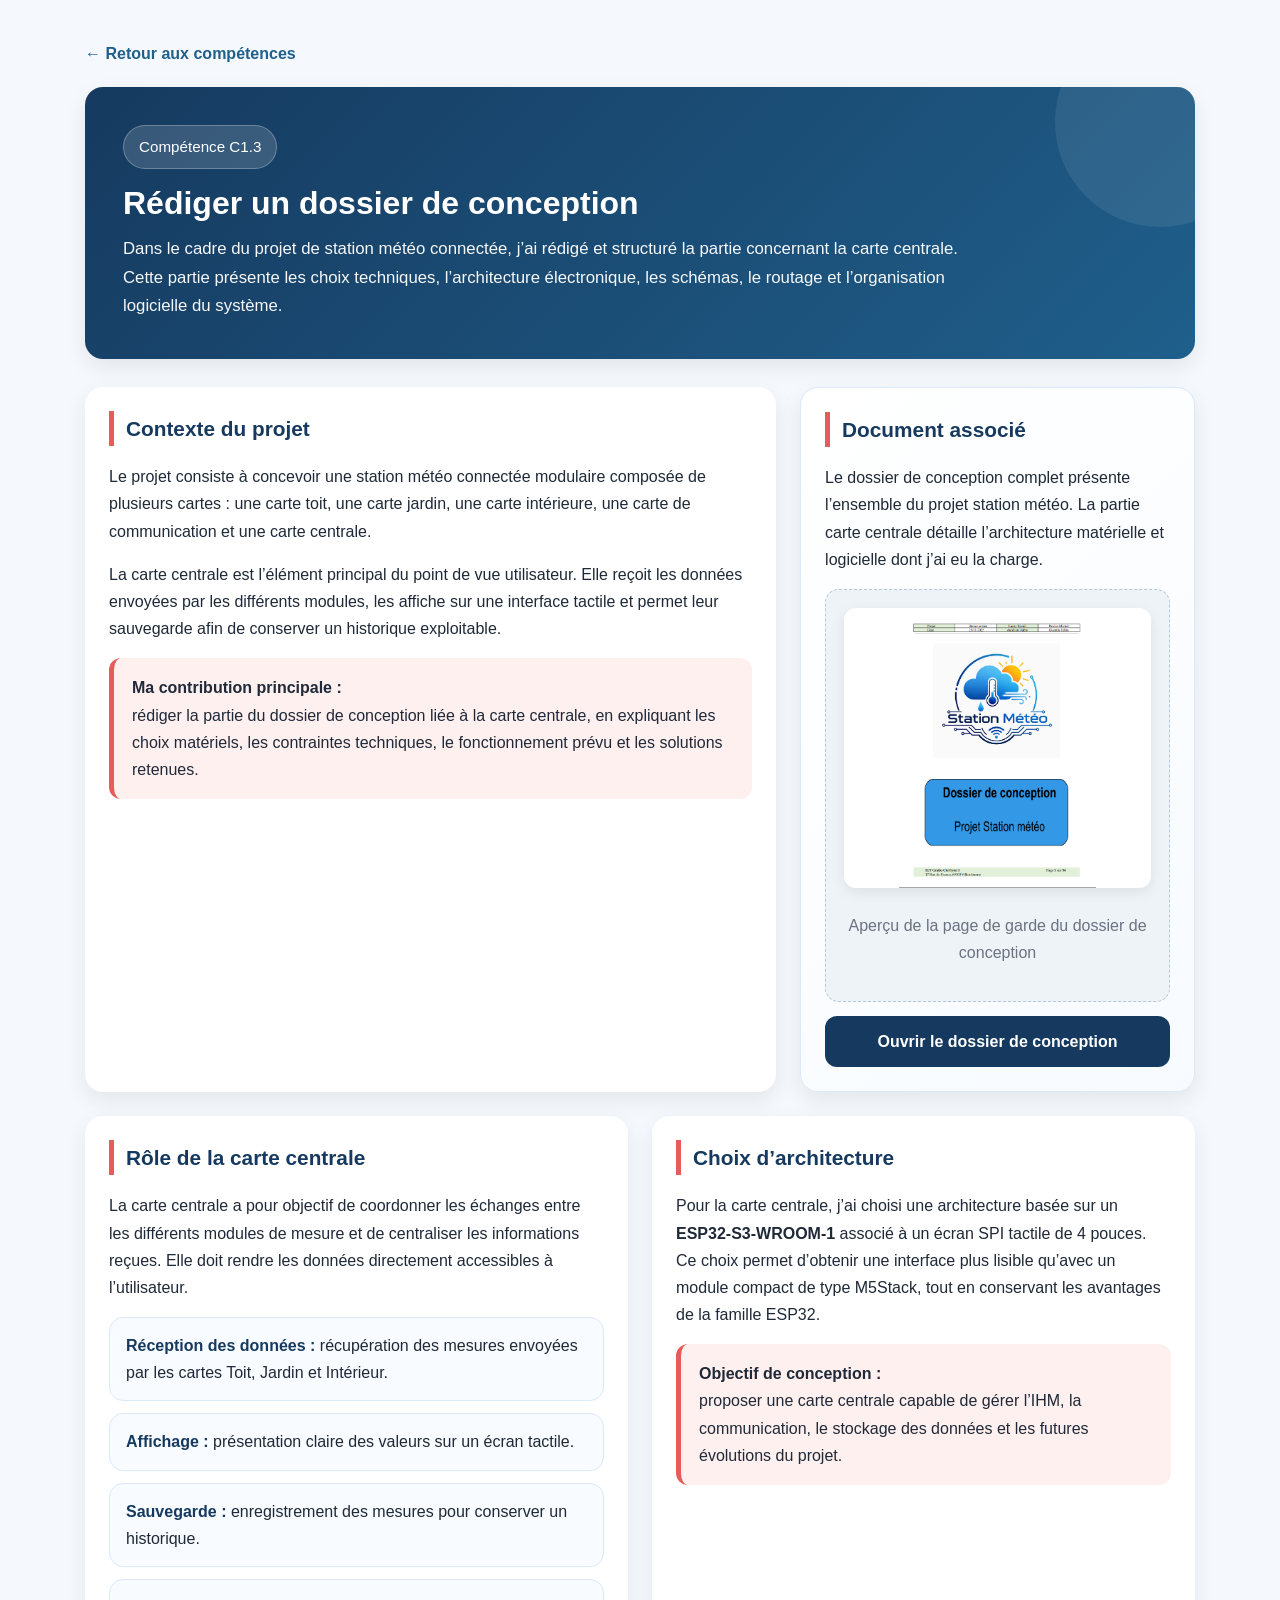
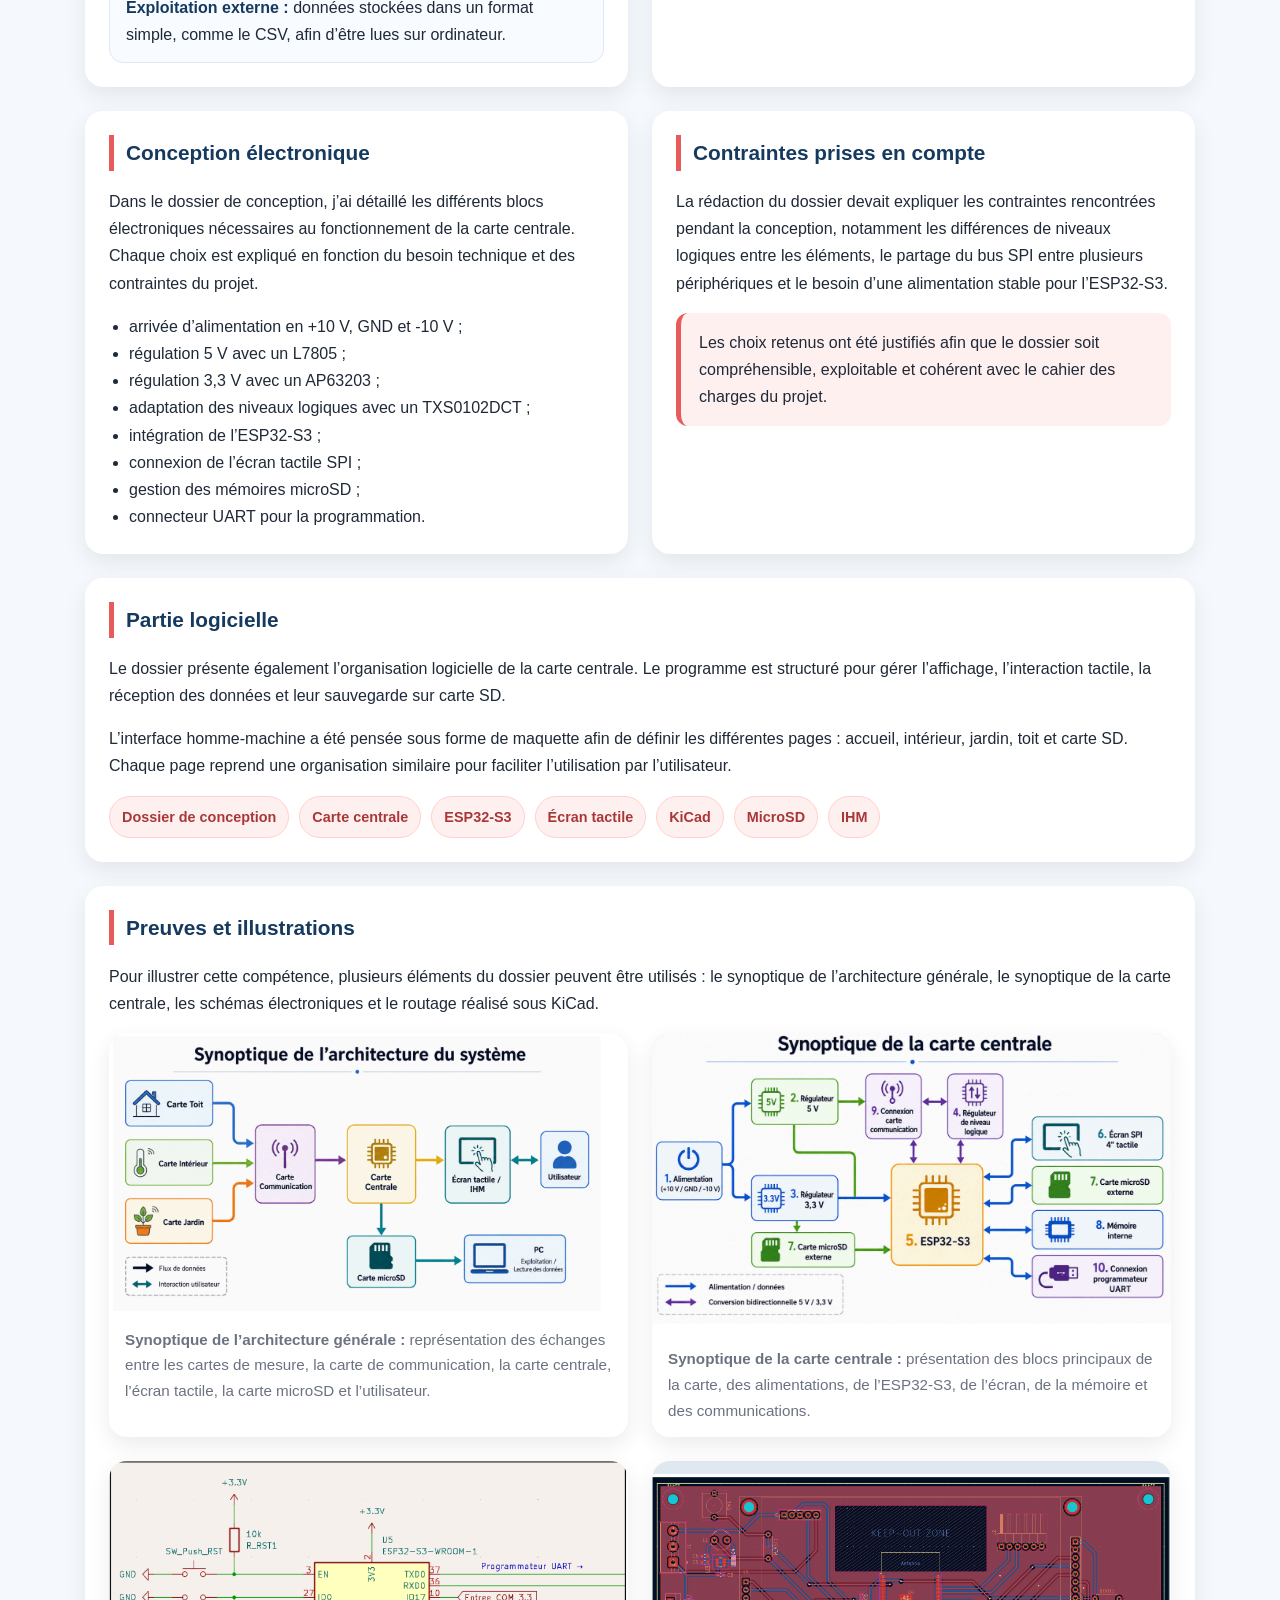
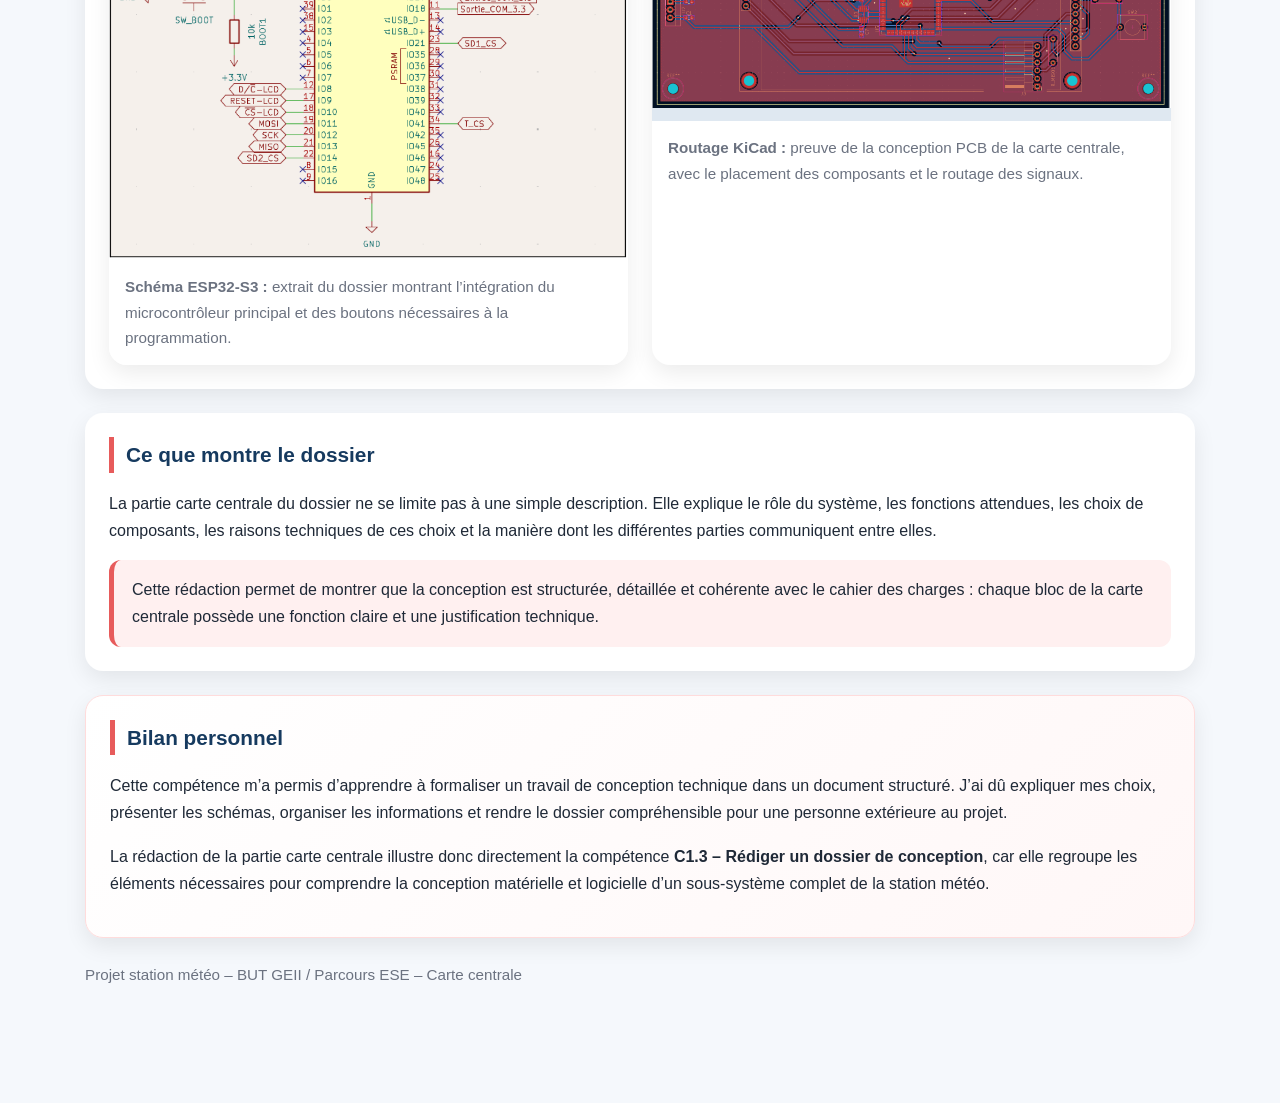
<file: Pages_secondaire/competences/c1-3.html>
<!DOCTYPE html>
<html lang="fr">
<head>
  <meta charset="UTF-8" />
  <meta name="viewport" content="width=device-width, initial-scale=1.0" />
  <title>C1.3 - Rédiger un dossier de conception</title>

  <style>
    :root {
      --primary: #163a5f;
      --secondary: #1f5f8b;

      /* C1 = rouge */
      --accent: #e75b5b;
      --accent-soft: #fff0f0;

      --blue-soft: #eef6ff;
      --text: #1f2937;
      --muted: #6b7280;
      --bg: #f5f8fc;
      --white: #ffffff;
      --shadow: 0 8px 22px rgba(0, 0, 0, 0.08);
      --radius: 18px;
    }

    * {
      box-sizing: border-box;
    }

    body {
      margin: 0;
      font-family: Arial, Helvetica, sans-serif;
      background: var(--bg);
      color: var(--text);
      line-height: 1.7;
    }

    .page {
      max-width: 1150px;
      margin: 40px auto;
      padding: 0 20px 60px;
    }

    .back-link {
      display: inline-block;
      margin-bottom: 20px;
      text-decoration: none;
      color: var(--secondary);
      font-weight: bold;
      transition: 0.2s;
    }

    .back-link:hover {
      opacity: 0.8;
    }

    .hero {
      background: linear-gradient(135deg, var(--primary), var(--secondary));
      color: white;
      padding: 38px;
      border-radius: var(--radius);
      box-shadow: var(--shadow);
      margin-bottom: 28px;
      position: relative;
      overflow: hidden;
    }

    .hero::after {
      content: "";
      position: absolute;
      right: -70px;
      top: -70px;
      width: 210px;
      height: 210px;
      background: rgba(255, 255, 255, 0.08);
      border-radius: 50%;
    }

    .badge {
      display: inline-block;
      background: rgba(255, 255, 255, 0.15);
      border: 1px solid rgba(255, 255, 255, 0.25);
      padding: 8px 15px;
      border-radius: 999px;
      font-size: 0.95rem;
      margin-bottom: 14px;
    }

    .hero h1 {
      margin: 0 0 12px;
      font-size: 2rem;
      line-height: 1.25;
    }

    .hero p {
      margin: 0;
      font-size: 1.05rem;
      max-width: 850px;
      opacity: 0.96;
    }

    .intro-grid {
      display: grid;
      grid-template-columns: 1.4fr 0.8fr;
      gap: 24px;
      margin-bottom: 24px;
    }

    .grid {
      display: grid;
      grid-template-columns: 1fr 1fr;
      gap: 24px;
      margin-bottom: 24px;
    }

    .card {
      background: var(--white);
      border-radius: var(--radius);
      padding: 24px;
      box-shadow: var(--shadow);
    }

    .card h2 {
      margin-top: 0;
      color: var(--primary);
      font-size: 1.3rem;
      border-left: 5px solid var(--accent);
      padding-left: 12px;
    }

    .card h3 {
      color: var(--primary);
      margin-bottom: 8px;
    }

    .full {
      grid-column: 1 / -1;
    }

    .highlight-box {
      background: var(--accent-soft);
      border-left: 5px solid var(--accent);
      padding: 16px 18px;
      border-radius: 12px;
      margin-top: 12px;
    }


    ul {
      padding-left: 20px;
      margin-bottom: 0;
    }

    .mini-list {
      display: grid;
      gap: 12px;
      margin-top: 15px;
    }

    .mini-item {
      background: #f8fbff;
      border: 1px solid #dbe9f8;
      border-radius: 14px;
      padding: 14px 16px;
    }

    .mini-item strong {
      color: var(--primary);
    }

    .proof-grid {
      display: grid;
      grid-template-columns: 1fr 1fr;
      gap: 24px;
      margin-top: 16px;
    }

    .download-card {
      background: linear-gradient(135deg, #ffffff, #f7fbff);
      border: 1px solid #dbe9f8;
      display: flex;
      flex-direction: column;
      justify-content: space-between;
    }

    .pdf-preview {
      background: #eef3f8;
      border: 1px dashed #b6c7d8;
      border-radius: 14px;
      padding: 18px;
      margin: 14px 0;
      text-align: center;
      color: var(--muted);
    }

    .pdf-preview img {
      width: 100%;
      max-height: 280px;
      object-fit: contain;
      border-radius: 12px;
      background: white;
      box-shadow: 0 4px 14px rgba(0,0,0,0.08);
    }

    .btn {
      display: inline-block;
      text-decoration: none;
      background: var(--primary);
      color: white;
      padding: 12px 18px;
      border-radius: 12px;
      font-weight: bold;
      transition: 0.2s;
      text-align: center;
    }

    .btn:hover {
      background: var(--secondary);
      transform: translateY(-1px);
    }

    .tags {
      display: flex;
      flex-wrap: wrap;
      gap: 10px;
      margin-top: 14px;
    }

    .tag {
      background: var(--accent-soft);
      color: #a93737;
      border: 1px solid #ffd0d0;
      padding: 8px 12px;
      border-radius: 999px;
      font-weight: bold;
      font-size: 0.9rem;
    }

    .image-card {
      padding: 0;
      overflow: hidden;
    }

    figure {
      margin: 0;
      background: white;
    }

    figure img {
      display: block;
      width: 100%;
      min-height: 260px;
      object-fit: contain;
      background: #dfe8f1;
    }

    figcaption {
      padding: 14px 16px;
      font-size: 0.95rem;
      color: var(--muted);
    }

    .bilan {
      background: linear-gradient(135deg, #fff, #fff7f7);
      border: 1px solid #ffdcdc;
    }

    .footer-note {
      margin-top: 24px;
      color: var(--muted);
      font-size: 0.95rem;
    }

    @media (max-width: 900px) {
      .intro-grid,
      .grid,
      .proof-grid {
        grid-template-columns: 1fr;
      }

      .hero h1 {
        font-size: 1.55rem;
      }

      .hero {
        padding: 28px;
      }
    }
  </style>
</head>

<body>
  <main class="page">
    <a href="../competence.html" class="back-link">← Retour aux compétences</a>

    <section class="hero">
      <div class="badge">Compétence C1.3</div>
      <h1>Rédiger un dossier de conception</h1>
      <p>
        Dans le cadre du projet de station météo connectée, j’ai rédigé et structuré
        la partie concernant la carte centrale. Cette partie présente les choix techniques,
        l’architecture électronique, les schémas, le routage et l’organisation logicielle
        du système.
      </p>
    </section>

    <section class="intro-grid">
      <article class="card">
        <h2>Contexte du projet</h2>
        <p>
          Le projet consiste à concevoir une station météo connectée modulaire composée
          de plusieurs cartes : une carte toit, une carte jardin, une carte intérieure,
          une carte de communication et une carte centrale.
        </p>

        <p>
          La carte centrale est l’élément principal du point de vue utilisateur. Elle reçoit
          les données envoyées par les différents modules, les affiche sur une interface tactile
          et permet leur sauvegarde afin de conserver un historique exploitable.
        </p>

        <div class="highlight-box">
          <strong>Ma contribution principale :</strong><br>
          rédiger la partie du dossier de conception liée à la carte centrale, en expliquant
          les choix matériels, les contraintes techniques, le fonctionnement prévu et les
          solutions retenues.
        </div>
      </article>

      <article class="card download-card">
        <div>
          <h2>Document associé</h2>
          <p>
            Le dossier de conception complet présente l’ensemble du projet station météo.
            La partie carte centrale détaille l’architecture matérielle et logicielle dont
            j’ai eu la charge.
          </p>

          <div class="pdf-preview">
            <img src="../../documents/conception-meteo-couverture.png" alt="Aperçu du dossier de conception station météo">
            <p>Aperçu de la page de garde du dossier de conception</p>
          </div>
        </div>

        <a class="btn" href="../../documents/Conception-meteo.pdf" target="_blank">
          Ouvrir le dossier de conception
        </a>
      </article>
    </section>

    <section class="grid">
      <article class="card">
        <h2>Rôle de la carte centrale</h2>
        <p>
          La carte centrale a pour objectif de coordonner les échanges entre les différents
          modules de mesure et de centraliser les informations reçues. Elle doit rendre
          les données directement accessibles à l’utilisateur.
        </p>

        <div class="mini-list">
          <div class="mini-item">
            <strong>Réception des données :</strong> récupération des mesures envoyées
            par les cartes Toit, Jardin et Intérieur.
          </div>

          <div class="mini-item">
            <strong>Affichage :</strong> présentation claire des valeurs sur un écran tactile.
          </div>

          <div class="mini-item">
            <strong>Sauvegarde :</strong> enregistrement des mesures pour conserver
            un historique.
          </div>

          <div class="mini-item">
            <strong>Exploitation externe :</strong> données stockées dans un format simple,
            comme le CSV, afin d’être lues sur ordinateur.
          </div>
        </div>
      </article>

      <article class="card">
        <h2>Choix d’architecture</h2>
        <p>
          Pour la carte centrale, j’ai choisi une architecture basée sur un
          <strong>ESP32-S3-WROOM-1</strong> associé à un écran SPI tactile de 4 pouces.
          Ce choix permet d’obtenir une interface plus lisible qu’avec un module compact
          de type M5Stack, tout en conservant les avantages de la famille ESP32.
        </p>

        <div class="highlight-box">
          <strong>Objectif de conception :</strong><br>
          proposer une carte centrale capable de gérer l’IHM, la communication,
          le stockage des données et les futures évolutions du projet.
        </div>
      </article>

      <article class="card">
        <h2>Conception électronique</h2>
        <p>
          Dans le dossier de conception, j’ai détaillé les différents blocs électroniques
          nécessaires au fonctionnement de la carte centrale. Chaque choix est expliqué
          en fonction du besoin technique et des contraintes du projet.
        </p>

        <ul>
          <li>arrivée d’alimentation en +10 V, GND et -10 V ;</li>
          <li>régulation 5 V avec un L7805 ;</li>
          <li>régulation 3,3 V avec un AP63203 ;</li>
          <li>adaptation des niveaux logiques avec un TXS0102DCT ;</li>
          <li>intégration de l’ESP32-S3 ;</li>
          <li>connexion de l’écran tactile SPI ;</li>
          <li>gestion des mémoires microSD ;</li>
          <li>connecteur UART pour la programmation.</li>
        </ul>
      </article>

      <article class="card">
        <h2>Contraintes prises en compte</h2>
        <p>
          La rédaction du dossier devait expliquer les contraintes rencontrées pendant
          la conception, notamment les différences de niveaux logiques entre les éléments,
          le partage du bus SPI entre plusieurs périphériques et le besoin d’une alimentation
          stable pour l’ESP32-S3.
        </p>

        <div class="highlight-box">
          Les choix retenus ont été justifiés afin que le dossier soit compréhensible,
          exploitable et cohérent avec le cahier des charges du projet.
        </div>
      </article>

      <article class="card full">
        <h2>Partie logicielle</h2>
        <p>
          Le dossier présente également l’organisation logicielle de la carte centrale.
          Le programme est structuré pour gérer l’affichage, l’interaction tactile,
          la réception des données et leur sauvegarde sur carte SD.
        </p>

        <p>
          L’interface homme-machine a été pensée sous forme de maquette afin de définir
          les différentes pages : accueil, intérieur, jardin, toit et carte SD. Chaque page
          reprend une organisation similaire pour faciliter l’utilisation par l’utilisateur.
        </p>

        <div class="tags">
          <span class="tag">Dossier de conception</span>
          <span class="tag">Carte centrale</span>
          <span class="tag">ESP32-S3</span>
          <span class="tag">Écran tactile</span>
          <span class="tag">KiCad</span>
          <span class="tag">MicroSD</span>
          <span class="tag">IHM</span>
        </div>
      </article>

      <article class="card full">
        <h2>Preuves et illustrations</h2>
        <p>
          Pour illustrer cette compétence, plusieurs éléments du dossier peuvent être
          utilisés : le synoptique de l’architecture générale, le synoptique de la carte centrale,
          les schémas électroniques et le routage réalisé sous KiCad.
        </p>

        <div class="proof-grid">
          <article class="card image-card">
            <figure>
              <img src="../../documents/synoptique-architecture-systeme.png" alt="Synoptique de l'architecture générale du système">
              <figcaption>
                <strong>Synoptique de l’architecture générale :</strong> représentation des échanges
                entre les cartes de mesure, la carte de communication, la carte centrale,
                l’écran tactile, la carte microSD et l’utilisateur.
              </figcaption>
            </figure>
          </article>

          <article class="card image-card">
            <figure>
              <img src="../../documents/synoptique-carte-centrale-conception.png" alt="Synoptique de la carte centrale">
              <figcaption>
                <strong>Synoptique de la carte centrale :</strong> présentation des blocs principaux
                de la carte, des alimentations, de l’ESP32-S3, de l’écran, de la mémoire
                et des communications.
              </figcaption>
            </figure>
          </article>

          <article class="card image-card">
            <figure>
              <img src="../../documents/schema-esp32-carte-centrale.png" alt="Schéma électronique de l'ESP32-S3 sur la carte centrale">
              <figcaption>
                <strong>Schéma ESP32-S3 :</strong> extrait du dossier montrant l’intégration
                du microcontrôleur principal et des boutons nécessaires à la programmation.
              </figcaption>
            </figure>
          </article>

          <article class="card image-card">
            <figure>
              <img src="../../documents/routage-carte-centrale-kicad.png" alt="Routage KiCad de la carte centrale">
              <figcaption>
                <strong>Routage KiCad :</strong> preuve de la conception PCB de la carte centrale,
                avec le placement des composants et le routage des signaux.
              </figcaption>
            </figure>
          </article>
        </div>
      </article>

      <article class="card full">
        <h2>Ce que montre le dossier</h2>
        <p>
          La partie carte centrale du dossier ne se limite pas à une simple description.
          Elle explique le rôle du système, les fonctions attendues, les choix de composants,
          les raisons techniques de ces choix et la manière dont les différentes parties
          communiquent entre elles.
        </p>

        <div class="highlight-box">
          Cette rédaction permet de montrer que la conception est structurée, détaillée
          et cohérente avec le cahier des charges : chaque bloc de la carte centrale possède
          une fonction claire et une justification technique.
        </div>
      </article>

      <article class="card full bilan">
        <h2>Bilan personnel</h2>
        <p>
          Cette compétence m’a permis d’apprendre à formaliser un travail de conception
          technique dans un document structuré. J’ai dû expliquer mes choix, présenter
          les schémas, organiser les informations et rendre le dossier compréhensible
          pour une personne extérieure au projet.
        </p>

        <p>
          La rédaction de la partie carte centrale illustre donc directement la compétence
          <strong>C1.3 – Rédiger un dossier de conception</strong>, car elle regroupe les éléments
          nécessaires pour comprendre la conception matérielle et logicielle d’un sous-système
          complet de la station météo.
        </p>
      </article>
    </section>

    <p class="footer-note">
      Projet station météo – BUT GEII / Parcours ESE – Carte centrale
    </p>
  </main>
</body>
</html>
</file>
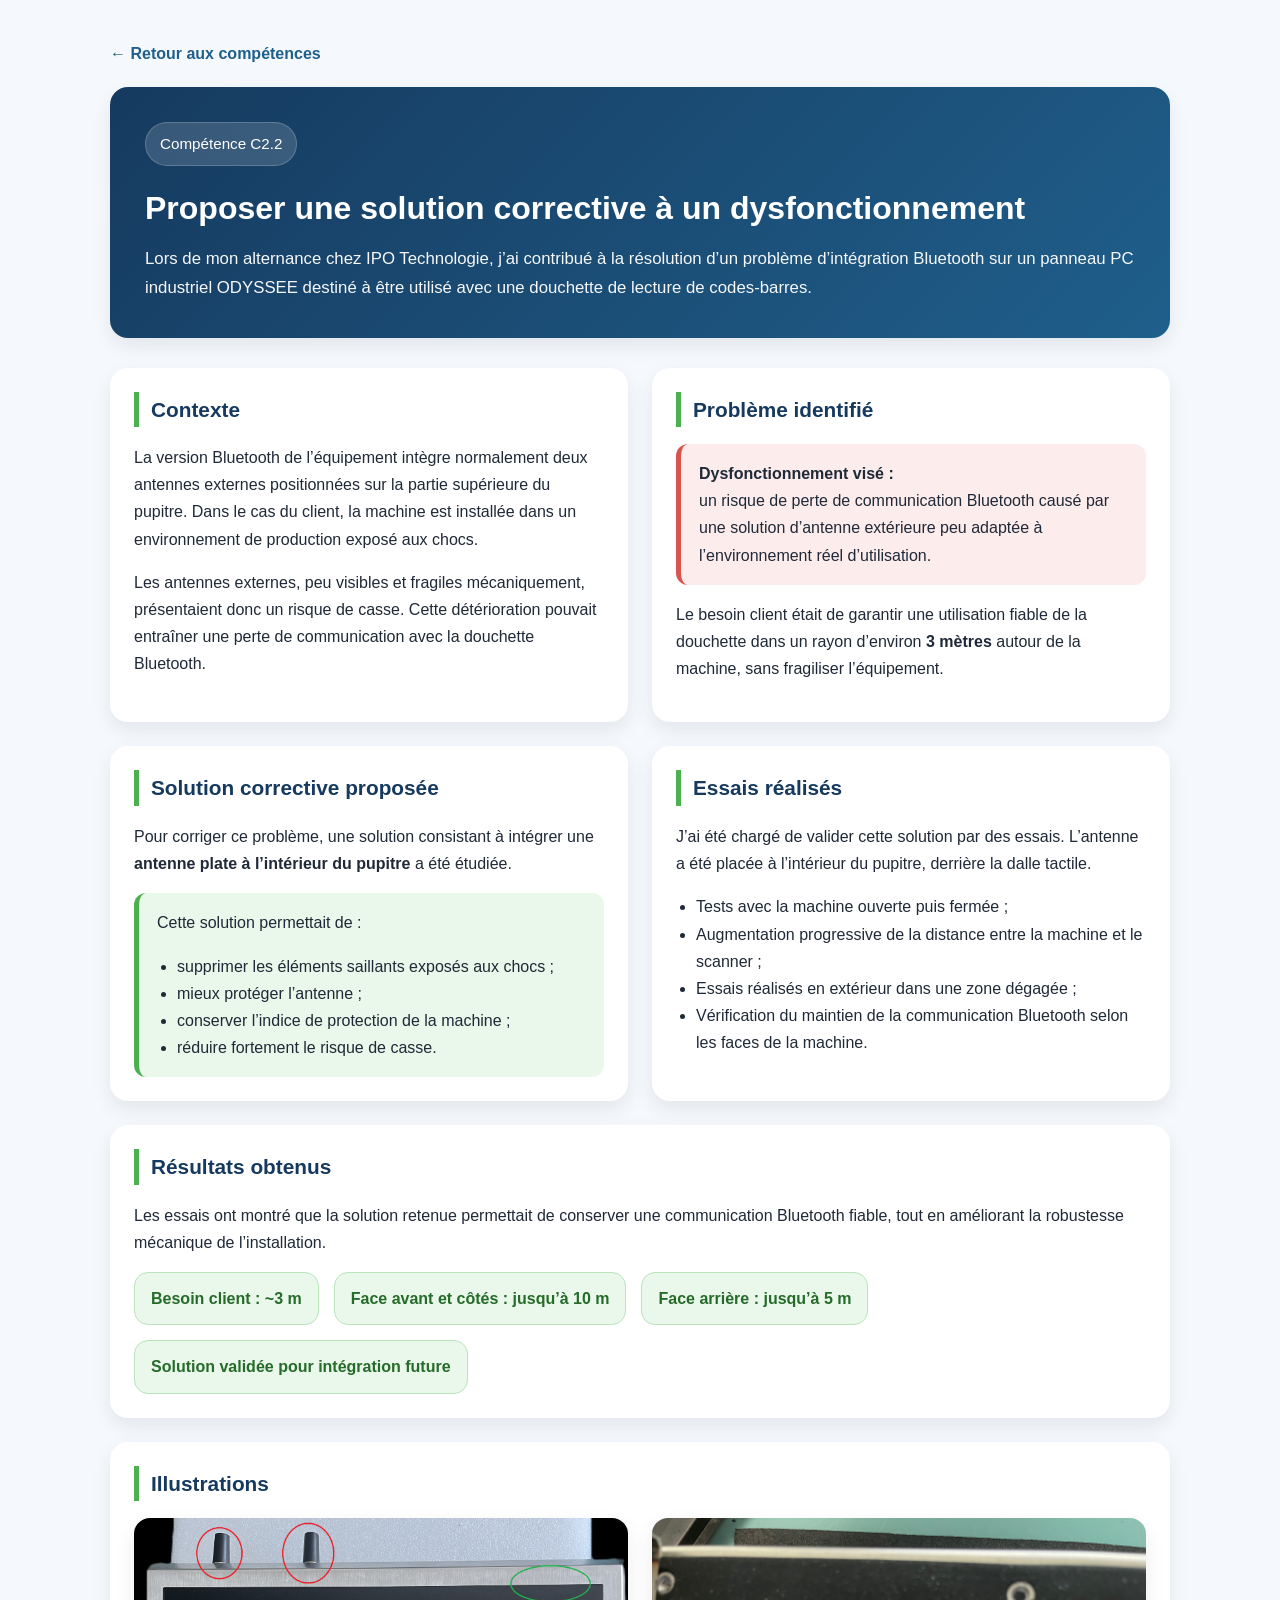
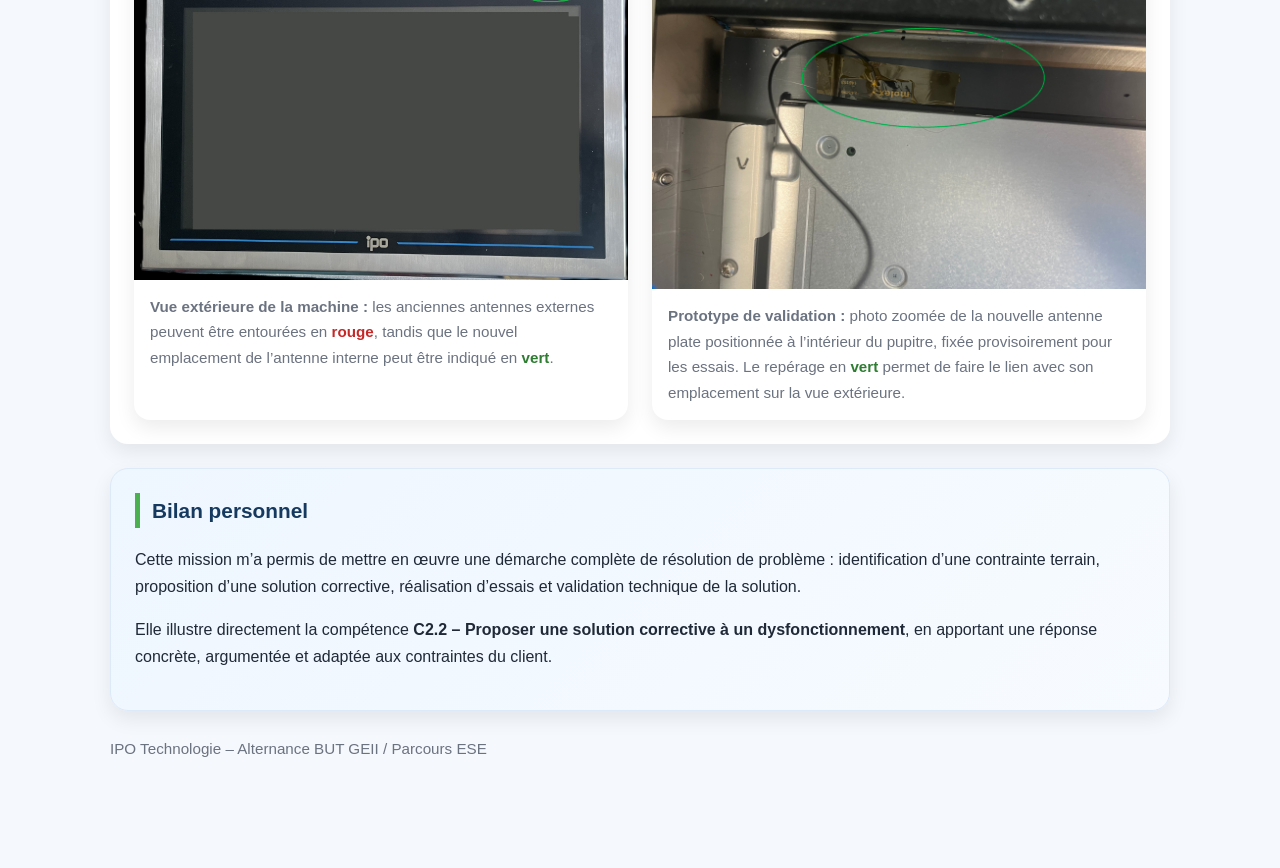
<file: Pages_secondaire/competences/c2-2.html>
<!DOCTYPE html>
<html lang="fr">
<head>
  <meta charset="UTF-8" />
  <meta name="viewport" content="width=device-width, initial-scale=1.0" />
  <title>C2.2 - Proposer une solution corrective à un dysfonctionnement</title>
  <style>
    :root {
      --primary: #163a5f;
      --secondary: #1f5f8b;
      --accent: #4caf50;
      --accent-soft: #eaf7eb;
      --danger-soft: #fdecec;
      --text: #1f2937;
      --muted: #6b7280;
      --bg: #f5f8fc;
      --white: #ffffff;
      --shadow: 0 8px 20px rgba(0, 0, 0, 0.08);
      --radius: 18px;
    }

    * {
      box-sizing: border-box;
    }

    body {
      margin: 0;
      font-family: Arial, Helvetica, sans-serif;
      background: var(--bg);
      color: var(--text);
      line-height: 1.7;
    }

    .page {
      max-width: 1100px;
      margin: 40px auto;
      padding: 0 20px 50px;
    }

    .back-link {
      display: inline-block;
      margin-bottom: 20px;
      text-decoration: none;
      color: var(--secondary);
      font-weight: bold;
      transition: 0.2s;
    }

    .back-link:hover {
      opacity: 0.8;
    }

    .hero {
      background: linear-gradient(135deg, var(--primary), var(--secondary));
      color: white;
      padding: 35px;
      border-radius: var(--radius);
      box-shadow: var(--shadow);
      margin-bottom: 30px;
    }

    .badge {
      display: inline-block;
      background: rgba(255, 255, 255, 0.15);
      border: 1px solid rgba(255, 255, 255, 0.2);
      padding: 8px 14px;
      border-radius: 999px;
      font-size: 0.95rem;
      margin-bottom: 15px;
    }

    .hero h1 {
      margin: 0 0 10px;
      font-size: 2rem;
    }

    .hero p {
      margin: 0;
      font-size: 1.05rem;
      opacity: 0.96;
    }

    .grid {
      display: grid;
      grid-template-columns: 1fr 1fr;
      gap: 24px;
      margin-bottom: 24px;
    }

    .card {
      background: var(--white);
      border-radius: var(--radius);
      padding: 24px;
      box-shadow: var(--shadow);
    }

    .card h2 {
      margin-top: 0;
      color: var(--primary);
      font-size: 1.3rem;
      border-left: 5px solid var(--accent);
      padding-left: 12px;
    }

    .full {
      grid-column: 1 / -1;
    }

    .highlight-box {
      background: var(--accent-soft);
      border-left: 5px solid var(--accent);
      padding: 16px 18px;
      border-radius: 12px;
      margin-top: 12px;
    }

    .warning-box {
      background: var(--danger-soft);
      border-left: 5px solid #d9534f;
      padding: 16px 18px;
      border-radius: 12px;
      margin-top: 12px;
    }

    ul {
      padding-left: 20px;
      margin-bottom: 0;
    }

    .results {
      display: flex;
      flex-wrap: wrap;
      gap: 15px;
      margin-top: 15px;
    }

    .result-pill {
      background: var(--accent-soft);
      color: #256b29;
      border: 1px solid #b9e4bc;
      padding: 12px 16px;
      border-radius: 14px;
      font-weight: bold;
    }

    .images {
      display: grid;
      grid-template-columns: 1fr 1fr;
      gap: 24px;
      margin-top: 15px;
    }

    figure {
      margin: 0;
      background: #fff;
      border-radius: 16px;
      overflow: hidden;
      box-shadow: var(--shadow);
    }

    figure img {
      display: block;
      width: 100%;
      height: auto;
      object-fit: cover;
      background: #dfe8f1;
      min-height: 260px;
    }

    figcaption {
      padding: 14px 16px;
      font-size: 0.95rem;
      color: var(--muted);
    }

    .bilan {
      background: linear-gradient(135deg, #eef6ff, #f7fbff);
      border: 1px solid #dbe9f8;
    }

    .footer-note {
      margin-top: 25px;
      color: var(--muted);
      font-size: 0.95rem;
    }

    @media (max-width: 850px) {
      .grid,
      .images {
        grid-template-columns: 1fr;
      }

      .hero h1 {
        font-size: 1.6rem;
      }
    }
  </style>
</head>
<body>
  <main class="page">
    <a href="../competence.html" class="back-link">← Retour aux compétences</a>

    <section class="hero">
      <div class="badge">Compétence C2.2</div>
      <h1>Proposer une solution corrective à un dysfonctionnement</h1>
      <p>
        Lors de mon alternance chez IPO Technologie, j’ai contribué à la résolution
        d’un problème d’intégration Bluetooth sur un panneau PC industriel ODYSSEE
        destiné à être utilisé avec une douchette de lecture de codes-barres.
      </p>
    </section>

    <section class="grid">
      <article class="card">
        <h2>Contexte</h2>
        <p>
          La version Bluetooth de l’équipement intègre normalement deux antennes externes
          positionnées sur la partie supérieure du pupitre. Dans le cas du client,
          la machine est installée dans un environnement de production exposé aux chocs.
        </p>
        <p>
          Les antennes externes, peu visibles et fragiles mécaniquement, présentaient
          donc un risque de casse. Cette détérioration pouvait entraîner une perte
          de communication avec la douchette Bluetooth.
        </p>
      </article>

      <article class="card">
        <h2>Problème identifié</h2>
        <div class="warning-box">
          <strong>Dysfonctionnement visé :</strong><br>
          un risque de perte de communication Bluetooth causé par une solution
          d’antenne extérieure peu adaptée à l’environnement réel d’utilisation.
        </div>
        <p>
          Le besoin client était de garantir une utilisation fiable de la douchette
          dans un rayon d’environ <strong>3 mètres</strong> autour de la machine,
          sans fragiliser l’équipement.
        </p>
      </article>

      <article class="card">
        <h2>Solution corrective proposée</h2>
        <p>
          Pour corriger ce problème, une solution consistant à intégrer une
          <strong>antenne plate à l’intérieur du pupitre</strong> a été étudiée.
        </p>
        <div class="highlight-box">
          Cette solution permettait de :
          <ul>
            <li>supprimer les éléments saillants exposés aux chocs ;</li>
            <li>mieux protéger l’antenne ;</li>
            <li>conserver l’indice de protection de la machine ;</li>
            <li>réduire fortement le risque de casse.</li>
          </ul>
        </div>
      </article>

      <article class="card">
        <h2>Essais réalisés</h2>
        <p>
          J’ai été chargé de valider cette solution par des essais.
          L’antenne a été placée à l’intérieur du pupitre, derrière la dalle tactile.
        </p>
        <ul>
          <li>Tests avec la machine ouverte puis fermée ;</li>
          <li>Augmentation progressive de la distance entre la machine et le scanner ;</li>
          <li>Essais réalisés en extérieur dans une zone dégagée ;</li>
          <li>Vérification du maintien de la communication Bluetooth selon les faces de la machine.</li>
        </ul>
      </article>

      <article class="card full">
        <h2>Résultats obtenus</h2>
        <p>
          Les essais ont montré que la solution retenue permettait de conserver
          une communication Bluetooth fiable, tout en améliorant la robustesse
          mécanique de l’installation.
        </p>

        <div class="results">
          <div class="result-pill">Besoin client : ~3 m</div>
          <div class="result-pill">Face avant et côtés : jusqu’à 10 m</div>
          <div class="result-pill">Face arrière : jusqu’à 5 m</div>
          <div class="result-pill">Solution validée pour intégration future</div>
        </div>
      </article>

      <article class="card full">
        <h2>Illustrations</h2>
        <div class="images">
          <figure>
            <img src="../../documents/odyssee-ancienne-version.png" alt="Machine fermée avec anciennes antennes externes entourées en rouge et nouvel emplacement entouré en vert">
            <figcaption>
              <strong>Vue extérieure de la machine :</strong> les anciennes antennes externes
              peuvent être entourées en <span style="color:#c62828;"><strong>rouge</strong></span>,
              tandis que le nouvel emplacement de l’antenne interne peut être indiqué en
              <span style="color:#2e7d32;"><strong>vert</strong></span>.
            </figcaption>
          </figure>

          <figure>
            <img src="../../documents/antenne-interne-proto.jpeg" alt="Photo zoomée de la nouvelle antenne plate installée avec du scotch pour le prototype">
            <figcaption>
              <strong>Prototype de validation :</strong> photo zoomée de la nouvelle antenne
              plate positionnée à l’intérieur du pupitre, fixée provisoirement pour les essais.
              Le repérage en <span style="color:#2e7d32;"><strong>vert</strong></span> permet
              de faire le lien avec son emplacement sur la vue extérieure.
            </figcaption>
          </figure>
        </div>
      </article>

      <article class="card full bilan">
        <h2>Bilan personnel</h2>
        <p>
          Cette mission m’a permis de mettre en œuvre une démarche complète
          de résolution de problème : identification d’une contrainte terrain,
          proposition d’une solution corrective, réalisation d’essais et validation
          technique de la solution.
        </p>
        <p>
          Elle illustre directement la compétence <strong>C2.2 – Proposer une solution corrective
          à un dysfonctionnement</strong>, en apportant une réponse concrète, argumentée
          et adaptée aux contraintes du client.
        </p>
      </article>
    </section>

    <p class="footer-note">
      IPO Technologie – Alternance BUT GEII / Parcours ESE
    </p>
  </main>
</body>
</html>
</file>
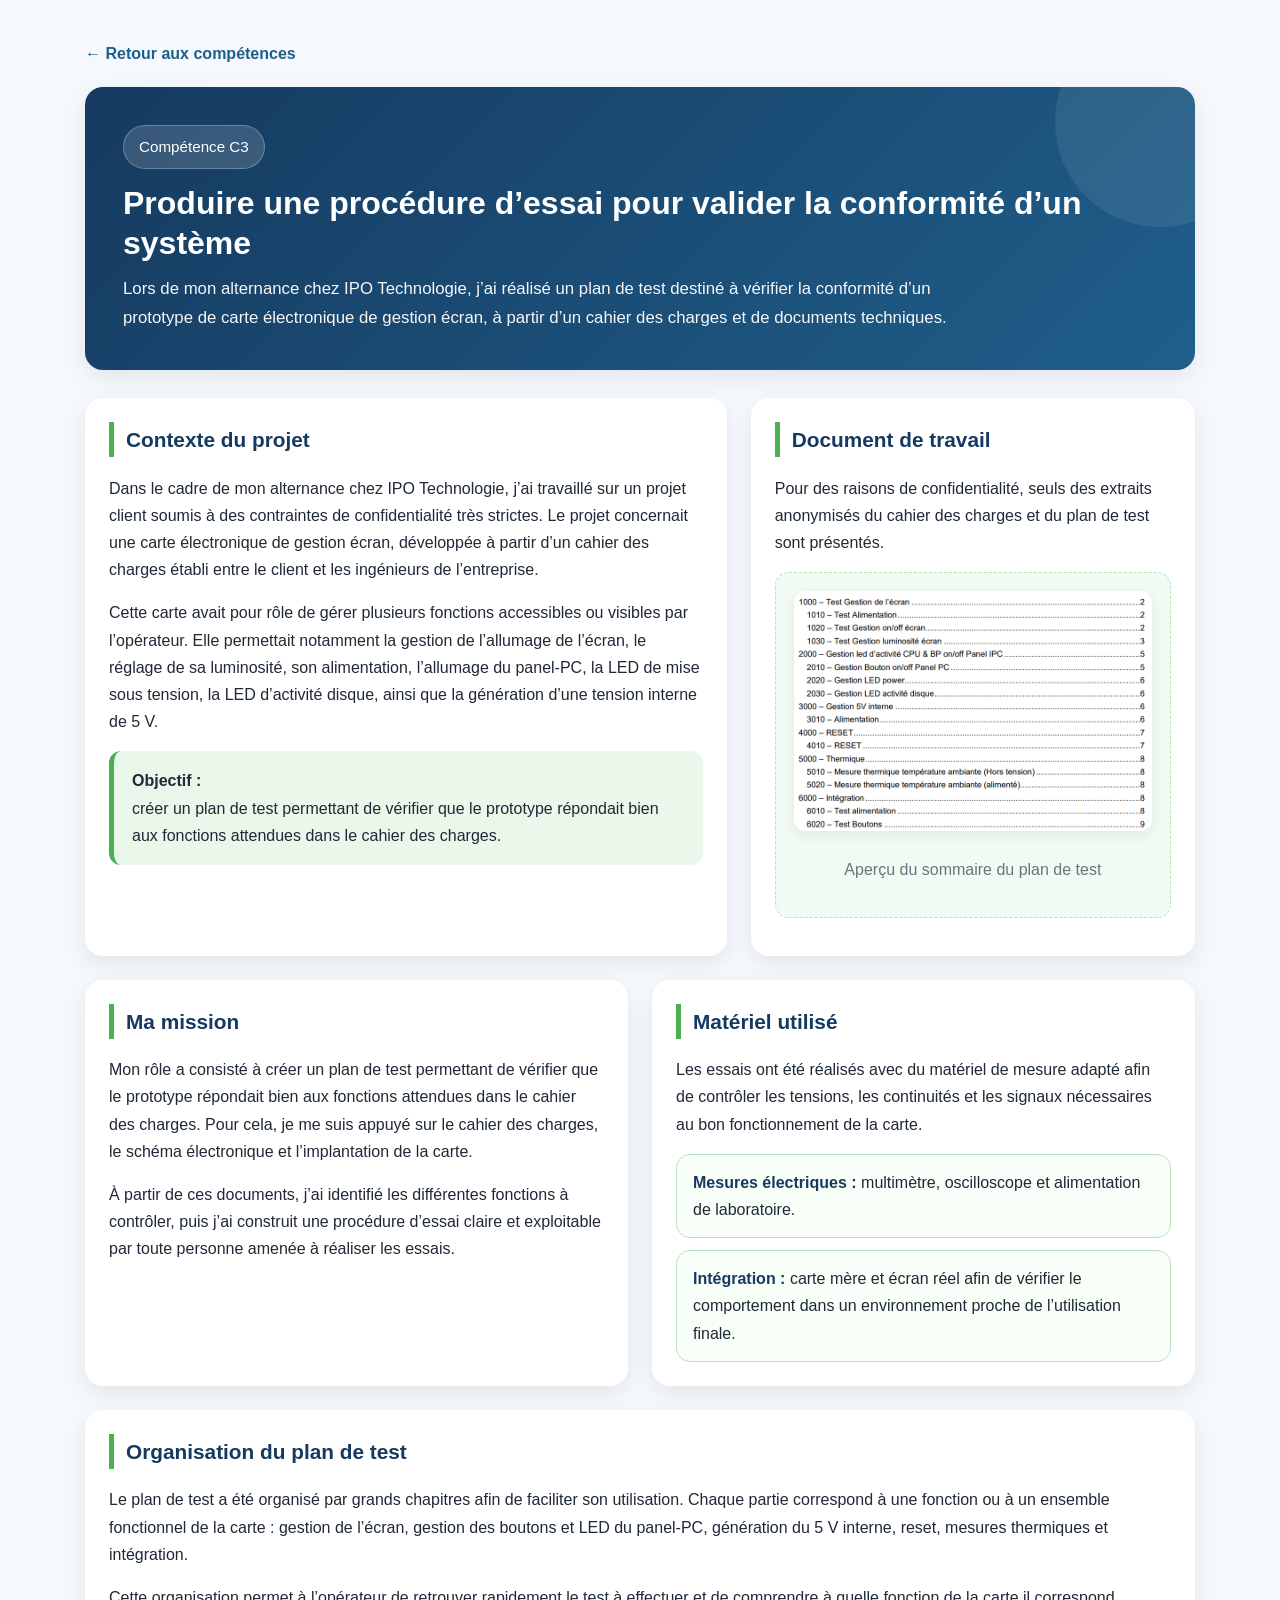
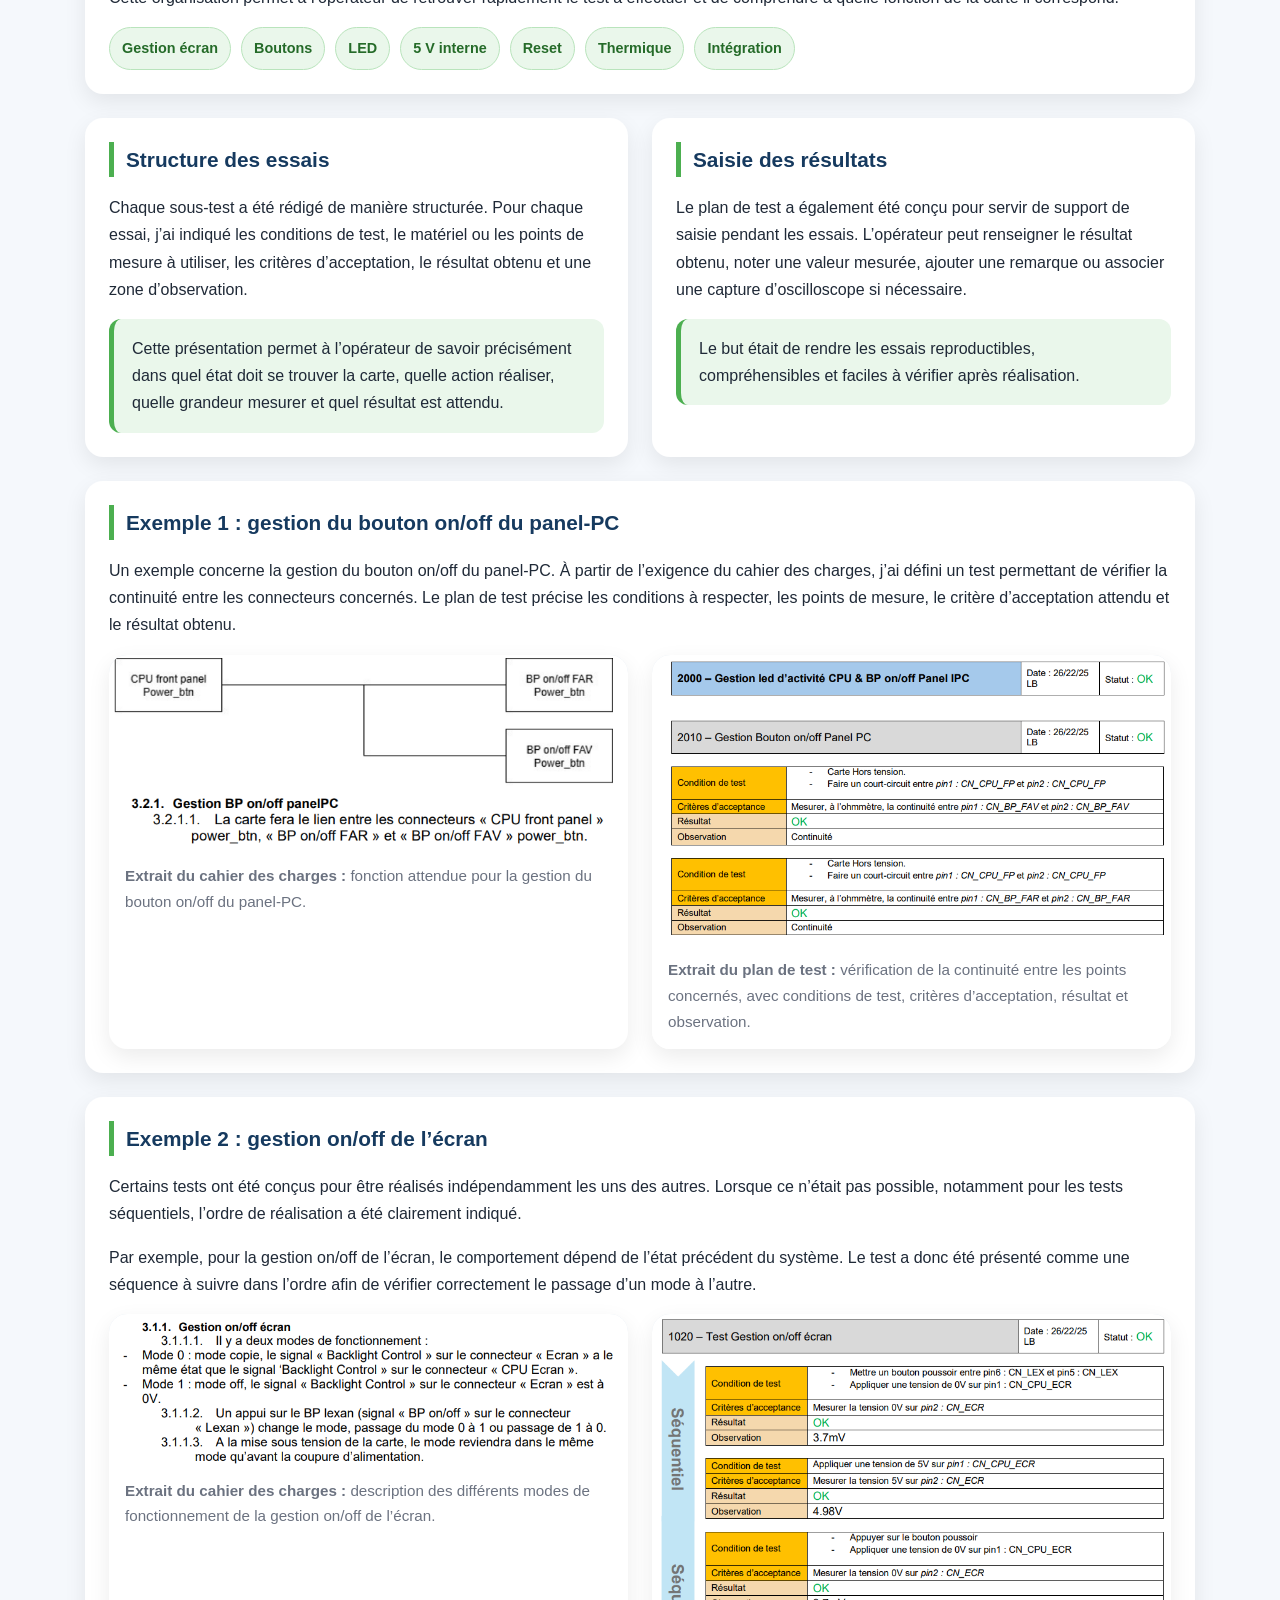
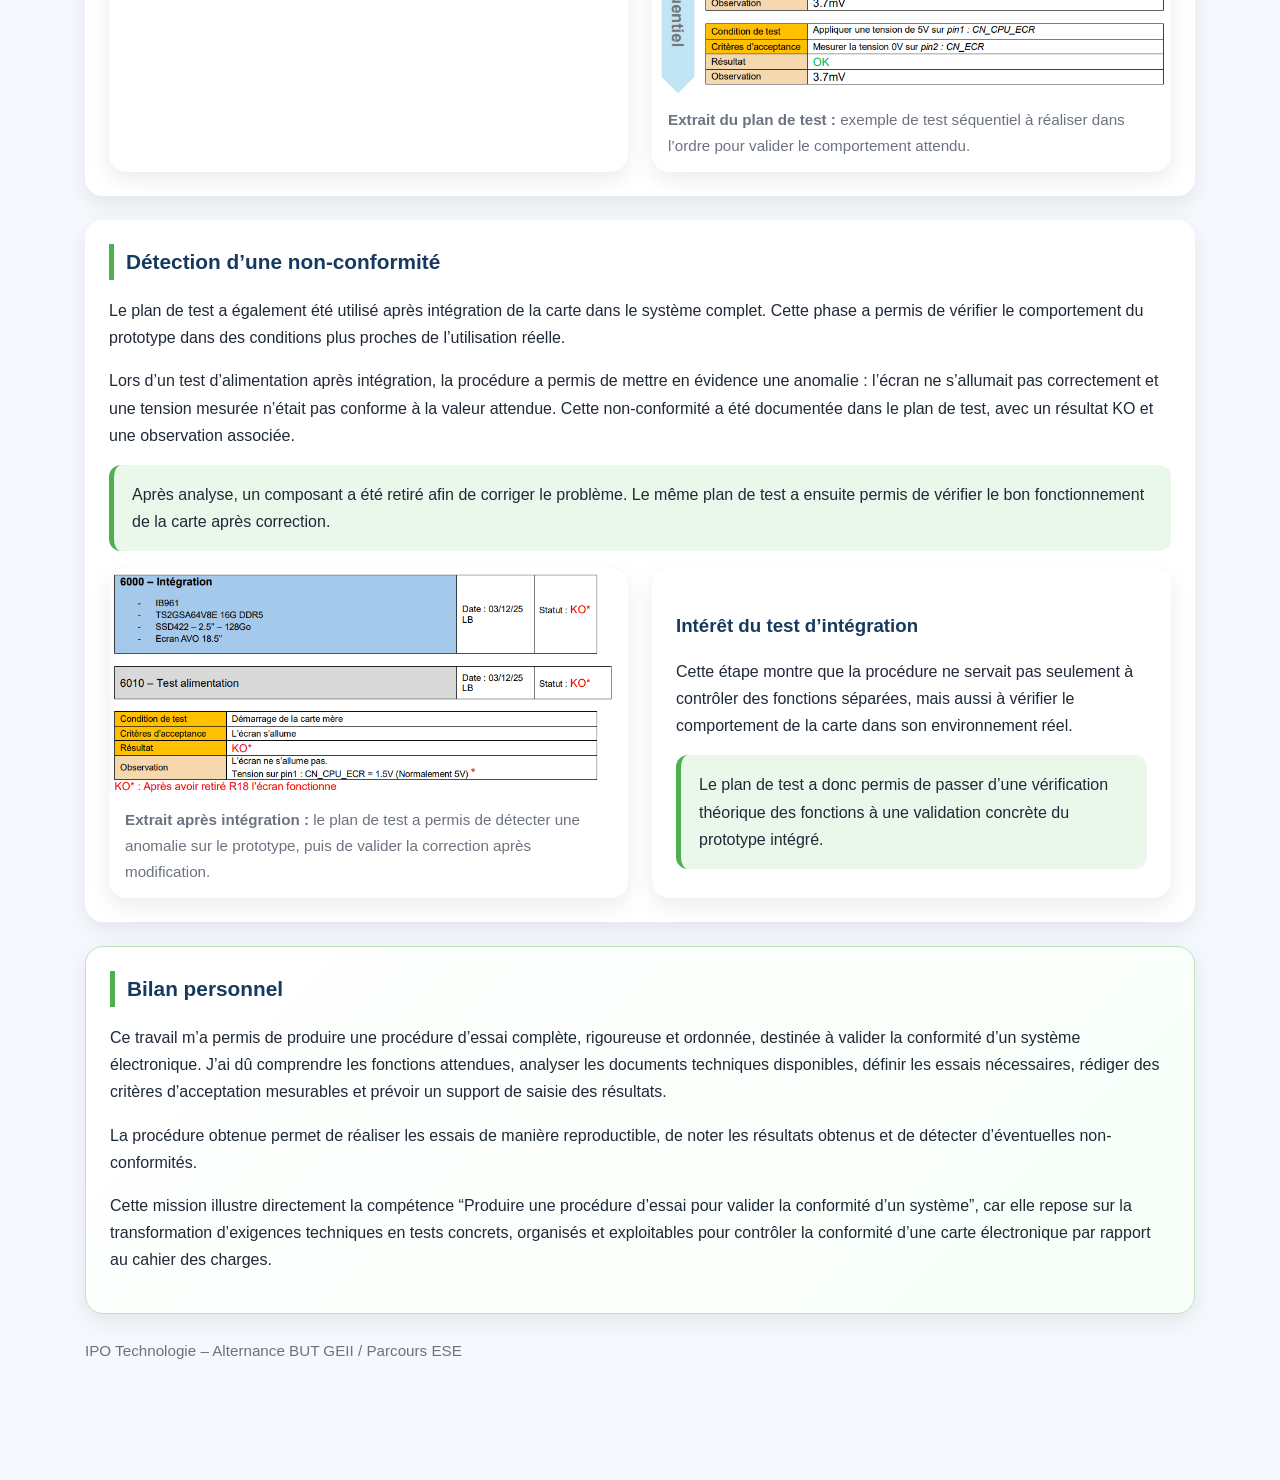
<file: Pages_secondaire/competences/c2-3.html>
<!DOCTYPE html>
<html lang="fr">
<head>
  <meta charset="UTF-8" />
  <meta name="viewport" content="width=device-width, initial-scale=1.0" />
  <title>C3 - Produire une procédure d’essai pour valider la conformité d’un système</title>

  <style>
    :root {
      --primary: #163a5f;
      --secondary: #1f5f8b;

      /* C3 = jaune / orange */
      --accent: #4caf50;
      --accent-soft: #eaf7eb;

      --blue-soft: #eaf7eb;
      --warning-soft: #eaf7eb;
      --success-soft: #eaf7eb;
      --text: #1f2937;
      --muted: #6b7280;
      --bg: #f5f8fc;
      --white: #ffffff;
      --shadow: 0 8px 22px rgba(0, 0, 0, 0.08);
      --radius: 18px;
    }

    * {
      box-sizing: border-box;
    }

    body {
      margin: 0;
      font-family: Arial, Helvetica, sans-serif;
      background: var(--bg);
      color: var(--text);
      line-height: 1.7;
    }

    .page {
      max-width: 1150px;
      margin: 40px auto;
      padding: 0 20px 60px;
    }

    .back-link {
      display: inline-block;
      margin-bottom: 20px;
      text-decoration: none;
      color: var(--secondary);
      font-weight: bold;
      transition: 0.2s;
    }

    .back-link:hover {
      opacity: 0.8;
    }

    .hero {
      background: linear-gradient(135deg, var(--primary), var(--secondary));
      color: white;
      padding: 38px;
      border-radius: var(--radius);
      box-shadow: var(--shadow);
      margin-bottom: 28px;
      position: relative;
      overflow: hidden;
    }

    .hero::after {
      content: "";
      position: absolute;
      right: -70px;
      top: -70px;
      width: 210px;
      height: 210px;
      background: rgba(255, 255, 255, 0.08);
      border-radius: 50%;
    }

    .badge {
      display: inline-block;
      background: rgba(255, 255, 255, 0.15);
      border: 1px solid rgba(255, 255, 255, 0.25);
      padding: 8px 15px;
      border-radius: 999px;
      font-size: 0.95rem;
      margin-bottom: 14px;
    }

    .hero h1 {
      margin: 0 0 12px;
      font-size: 2rem;
      line-height: 1.25;
    }

    .hero p {
      margin: 0;
      font-size: 1.05rem;
      max-width: 850px;
      opacity: 0.96;
    }

    .intro-grid {
      display: grid;
      grid-template-columns: 1.3fr 0.9fr;
      gap: 24px;
      margin-bottom: 24px;
    }

    .grid {
      display: grid;
      grid-template-columns: 1fr 1fr;
      gap: 24px;
      margin-bottom: 24px;
    }

    .card {
      background: var(--white);
      border-radius: var(--radius);
      padding: 24px;
      box-shadow: var(--shadow);
    }

    .card h2 {
      margin-top: 0;
      color: var(--primary);
      font-size: 1.3rem;
      border-left: 5px solid var(--accent);
      padding-left: 12px;
    }

    .card h3 {
      color: var(--primary);
      margin-bottom: 8px;
    }

    .full {
      grid-column: 1 / -1;
    }

    .highlight-box {
      background: var(--accent-soft);
      border-left: 5px solid var(--accent);
      padding: 16px 18px;
      border-radius: 12px;
      margin-top: 12px;
    }

    .blue-box {
      background: var(--blue-soft);
      border-left: 5px solid var(--accent);
      padding: 16px 18px;
      border-radius: 12px;
      margin-top: 12px;
    }

    .warning-box {
      background: var(--warning-soft);
      border-left: 5px solid var(--accent);
      padding: 16px 18px;
      border-radius: 12px;
      margin-top: 12px;
    }

    .success-box {
      background: var(--success-soft);
      border-left: 5px solid var(--accent);
      padding: 16px 18px;
      border-radius: 12px;
      margin-top: 12px;
    }

    ul {
      padding-left: 20px;
      margin-bottom: 0;
    }

    .mini-list {
      display: grid;
      gap: 12px;
      margin-top: 15px;
    }

    .mini-item {
      background: #f8fff8;
      border: 1px solid #b9e4bc;
      border-radius: 14px;
      padding: 14px 16px;
    }

    .mini-item strong {
      color: var(--primary);
    }

    .proof-grid {
      display: grid;
      grid-template-columns: 1fr 1fr;
      gap: 24px;
      margin-top: 16px;
    }

    .image-card {
      padding: 0;
      overflow: hidden;
    }

    figure {
      margin: 0;
      background: white;
    }

    figure img {
  display: block;
  width: 100%;
  height: auto;
  object-fit: contain;
  background: #dfe8f1;
}

    figcaption {
      padding: 14px 16px;
      font-size: 0.95rem;
      color: var(--muted);
    }

    .pdf-preview {
      background: #f2fbf3;
      border: 1px dashed #b9e4bc;
      border-radius: 14px;
      padding: 18px;
      margin: 14px 0;
      text-align: center;
      color: var(--muted);
    }

    .pdf-preview img {
      width: 100%;
      max-height: 280px;
      object-fit: contain;
      border-radius: 12px;
      background: white;
      box-shadow: 0 4px 14px rgba(0,0,0,0.08);
    }

    .tags {
      display: flex;
      flex-wrap: wrap;
      gap: 10px;
      margin-top: 14px;
    }

    .tag {
      background: var(--accent-soft);
      color: #256b29;
      border: 1px solid #b9e4bc;
      padding: 8px 12px;
      border-radius: 999px;
      font-weight: bold;
      font-size: 0.9rem;
    }

    .bilan {
      background: linear-gradient(135deg, #ffffff, #f7fff8);
      border: 1px solid #b9e4bc;
    }

    .footer-note {
      margin-top: 24px;
      color: var(--muted);
      font-size: 0.95rem;
    }

    @media (max-width: 900px) {
      .intro-grid,
      .grid,
      .proof-grid {
        grid-template-columns: 1fr;
      }

      .hero h1 {
        font-size: 1.55rem;
      }

      .hero {
        padding: 28px;
      }
    }
  </style>
</head>

<body>
  <main class="page">
    <a href="../competence.html" class="back-link">← Retour aux compétences</a>

    <section class="hero">
      <div class="badge">Compétence C3</div>
      <h1>Produire une procédure d’essai pour valider la conformité d’un système</h1>
      <p>
        Lors de mon alternance chez IPO Technologie, j’ai réalisé un plan de test destiné
        à vérifier la conformité d’un prototype de carte électronique de gestion écran,
        à partir d’un cahier des charges et de documents techniques.
      </p>
    </section>

    <section class="intro-grid">
      <article class="card">
        <h2>Contexte du projet</h2>
        <p>
          Dans le cadre de mon alternance chez IPO Technologie, j’ai travaillé sur un projet client
          soumis à des contraintes de confidentialité très strictes. Le projet concernait une carte
          électronique de gestion écran, développée à partir d’un cahier des charges établi entre
          le client et les ingénieurs de l’entreprise.
        </p>

        <p>
          Cette carte avait pour rôle de gérer plusieurs fonctions accessibles ou visibles par
          l’opérateur. Elle permettait notamment la gestion de l’allumage de l’écran, le réglage
          de sa luminosité, son alimentation, l’allumage du panel-PC, la LED de mise sous tension,
          la LED d’activité disque, ainsi que la génération d’une tension interne de 5 V.
        </p>

        <div class="highlight-box">
          <strong>Objectif :</strong><br>
          créer un plan de test permettant de vérifier que le prototype répondait bien aux fonctions
          attendues dans le cahier des charges.
        </div>
      </article>

      <article class="card">
        <h2>Document de travail</h2>
        <p>
          Pour des raisons de confidentialité, seuls des extraits anonymisés du cahier des charges
          et du plan de test sont présentés.
        </p>

        <div class="pdf-preview">
          <img src="../../documents/sommaire-plan-test.png" alt="Sommaire du plan de test">
          <p>Aperçu du sommaire du plan de test</p>
        </div>
      </article>
    </section>

    <section class="grid">
      <article class="card">
        <h2>Ma mission</h2>
        <p>
          Mon rôle a consisté à créer un plan de test permettant de vérifier que le prototype répondait
          bien aux fonctions attendues dans le cahier des charges. Pour cela, je me suis appuyé sur
          le cahier des charges, le schéma électronique et l’implantation de la carte.
        </p>

        <p>
          À partir de ces documents, j’ai identifié les différentes fonctions à contrôler, puis j’ai
          construit une procédure d’essai claire et exploitable par toute personne amenée à réaliser
          les essais.
        </p>
      </article>

      <article class="card">
        <h2>Matériel utilisé</h2>
        <p>
          Les essais ont été réalisés avec du matériel de mesure adapté afin de contrôler les tensions,
          les continuités et les signaux nécessaires au bon fonctionnement de la carte.
        </p>

        <div class="mini-list">
          <div class="mini-item">
            <strong>Mesures électriques :</strong> multimètre, oscilloscope et alimentation de laboratoire.
          </div>

          <div class="mini-item">
            <strong>Intégration :</strong> carte mère et écran réel afin de vérifier le comportement dans
            un environnement proche de l’utilisation finale.
          </div>
        </div>
      </article>

      <article class="card full">
        <h2>Organisation du plan de test</h2>
        <p>
          Le plan de test a été organisé par grands chapitres afin de faciliter son utilisation.
          Chaque partie correspond à une fonction ou à un ensemble fonctionnel de la carte :
          gestion de l’écran, gestion des boutons et LED du panel-PC, génération du 5 V interne,
          reset, mesures thermiques et intégration.
        </p>

        <p>
          Cette organisation permet à l’opérateur de retrouver rapidement le test à effectuer et
          de comprendre à quelle fonction de la carte il correspond.
        </p>

        <div class="tags">
          <span class="tag">Gestion écran</span>
          <span class="tag">Boutons</span>
          <span class="tag">LED</span>
          <span class="tag">5 V interne</span>
          <span class="tag">Reset</span>
          <span class="tag">Thermique</span>
          <span class="tag">Intégration</span>
        </div>
      </article>

      <article class="card">
        <h2>Structure des essais</h2>
        <p>
          Chaque sous-test a été rédigé de manière structurée. Pour chaque essai, j’ai indiqué les
          conditions de test, le matériel ou les points de mesure à utiliser, les critères d’acceptation,
          le résultat obtenu et une zone d’observation.
        </p>

        <div class="blue-box">
          Cette présentation permet à l’opérateur de savoir précisément dans quel état doit se trouver
          la carte, quelle action réaliser, quelle grandeur mesurer et quel résultat est attendu.
        </div>
      </article>

      <article class="card">
        <h2>Saisie des résultats</h2>
        <p>
          Le plan de test a également été conçu pour servir de support de saisie pendant les essais.
          L’opérateur peut renseigner le résultat obtenu, noter une valeur mesurée, ajouter une remarque
          ou associer une capture d’oscilloscope si nécessaire.
        </p>

        <div class="success-box">
          Le but était de rendre les essais reproductibles, compréhensibles et faciles à vérifier
          après réalisation.
        </div>
      </article>

      <article class="card full">
        <h2>Exemple 1 : gestion du bouton on/off du panel-PC</h2>
        <p>
          Un exemple concerne la gestion du bouton on/off du panel-PC. À partir de l’exigence du cahier
          des charges, j’ai défini un test permettant de vérifier la continuité entre les connecteurs
          concernés. Le plan de test précise les conditions à respecter, les points de mesure, le critère
          d’acceptation attendu et le résultat obtenu.
        </p>

        <div class="proof-grid">
          <article class="card image-card">
            <figure>
              <img src="../../documents/cdc-bp-on-off-panelpc.png" alt="Extrait du cahier des charges concernant le bouton on/off panel-PC">
              <figcaption>
                <strong>Extrait du cahier des charges :</strong> fonction attendue pour la gestion
                du bouton on/off du panel-PC.
              </figcaption>
            </figure>
          </article>

          <article class="card image-card">
            <figure>
              <img src="../../documents/test-2010-bp-on-off-panelpc.png" alt="Extrait du plan de test 2010 bouton on/off panel-PC">
              <figcaption>
                <strong>Extrait du plan de test :</strong> vérification de la continuité entre les
                points concernés, avec conditions de test, critères d’acceptation, résultat et observation.
              </figcaption>
            </figure>
          </article>
        </div>
      </article>

      <article class="card full">
        <h2>Exemple 2 : gestion on/off de l’écran</h2>
        <p>
          Certains tests ont été conçus pour être réalisés indépendamment les uns des autres. Lorsque
          ce n’était pas possible, notamment pour les tests séquentiels, l’ordre de réalisation a été
          clairement indiqué.
        </p>

        <p>
          Par exemple, pour la gestion on/off de l’écran, le comportement dépend de l’état précédent
          du système. Le test a donc été présenté comme une séquence à suivre dans l’ordre afin de
          vérifier correctement le passage d’un mode à l’autre.
        </p>

        <div class="proof-grid">
          <article class="card image-card">
            <figure>
              <img src="../../documents/cdc-on-off-ecran.png" alt="Extrait du cahier des charges concernant la gestion on/off de l’écran">
              <figcaption>
                <strong>Extrait du cahier des charges :</strong> description des différents modes
                de fonctionnement de la gestion on/off de l’écran.
              </figcaption>
            </figure>
          </article>

          <article class="card image-card">
            <figure>
              <img src="../../documents/test-1020-on-off-ecran.png" alt="Extrait du plan de test 1020 gestion on/off écran">
              <figcaption>
                <strong>Extrait du plan de test :</strong> exemple de test séquentiel à réaliser
                dans l’ordre pour valider le comportement attendu.
              </figcaption>
            </figure>
          </article>
        </div>
      </article>

      <article class="card full">
        <h2>Détection d’une non-conformité</h2>
        <p>
          Le plan de test a également été utilisé après intégration de la carte dans le système complet.
          Cette phase a permis de vérifier le comportement du prototype dans des conditions plus proches
          de l’utilisation réelle.
        </p>

        <p>
          Lors d’un test d’alimentation après intégration, la procédure a permis de mettre en évidence
          une anomalie : l’écran ne s’allumait pas correctement et une tension mesurée n’était pas conforme
          à la valeur attendue. Cette non-conformité a été documentée dans le plan de test, avec un résultat
          KO et une observation associée.
        </p>

        <div class="warning-box">
          Après analyse, un composant a été retiré afin de corriger le problème. Le même plan de test
          a ensuite permis de vérifier le bon fonctionnement de la carte après correction.
        </div>

        <div class="proof-grid">
          <article class="card image-card">
            <figure>
              <img src="../../documents/integration-ko-r18.png" alt="Extrait du plan de test montrant une non-conformité après intégration">
              <figcaption>
                <strong>Extrait après intégration :</strong> le plan de test a permis de détecter
                une anomalie sur le prototype, puis de valider la correction après modification.
              </figcaption>
            </figure>
          </article>

          <article class="card">
            <h3>Intérêt du test d’intégration</h3>
            <p>
              Cette étape montre que la procédure ne servait pas seulement à contrôler des fonctions
              séparées, mais aussi à vérifier le comportement de la carte dans son environnement réel.
            </p>

            <div class="highlight-box">
              Le plan de test a donc permis de passer d’une vérification théorique des fonctions
              à une validation concrète du prototype intégré.
            </div>
          </article>
        </div>
      </article>

      <article class="card full bilan">
        <h2>Bilan personnel</h2>
        <p>
          Ce travail m’a permis de produire une procédure d’essai complète, rigoureuse et ordonnée,
          destinée à valider la conformité d’un système électronique. J’ai dû comprendre les fonctions
          attendues, analyser les documents techniques disponibles, définir les essais nécessaires,
          rédiger des critères d’acceptation mesurables et prévoir un support de saisie des résultats.
        </p>

        <p>
          La procédure obtenue permet de réaliser les essais de manière reproductible, de noter les
          résultats obtenus et de détecter d’éventuelles non-conformités.
        </p>

        <p>
          Cette mission illustre directement la compétence “Produire une procédure d’essai pour valider
          la conformité d’un système”, car elle repose sur la transformation d’exigences techniques en
          tests concrets, organisés et exploitables pour contrôler la conformité d’une carte électronique
          par rapport au cahier des charges.
        </p>
      </article>
    </section>

    <p class="footer-note">
      IPO Technologie – Alternance BUT GEII / Parcours ESE
    </p>
  </main>
</body>
</html>
</file>
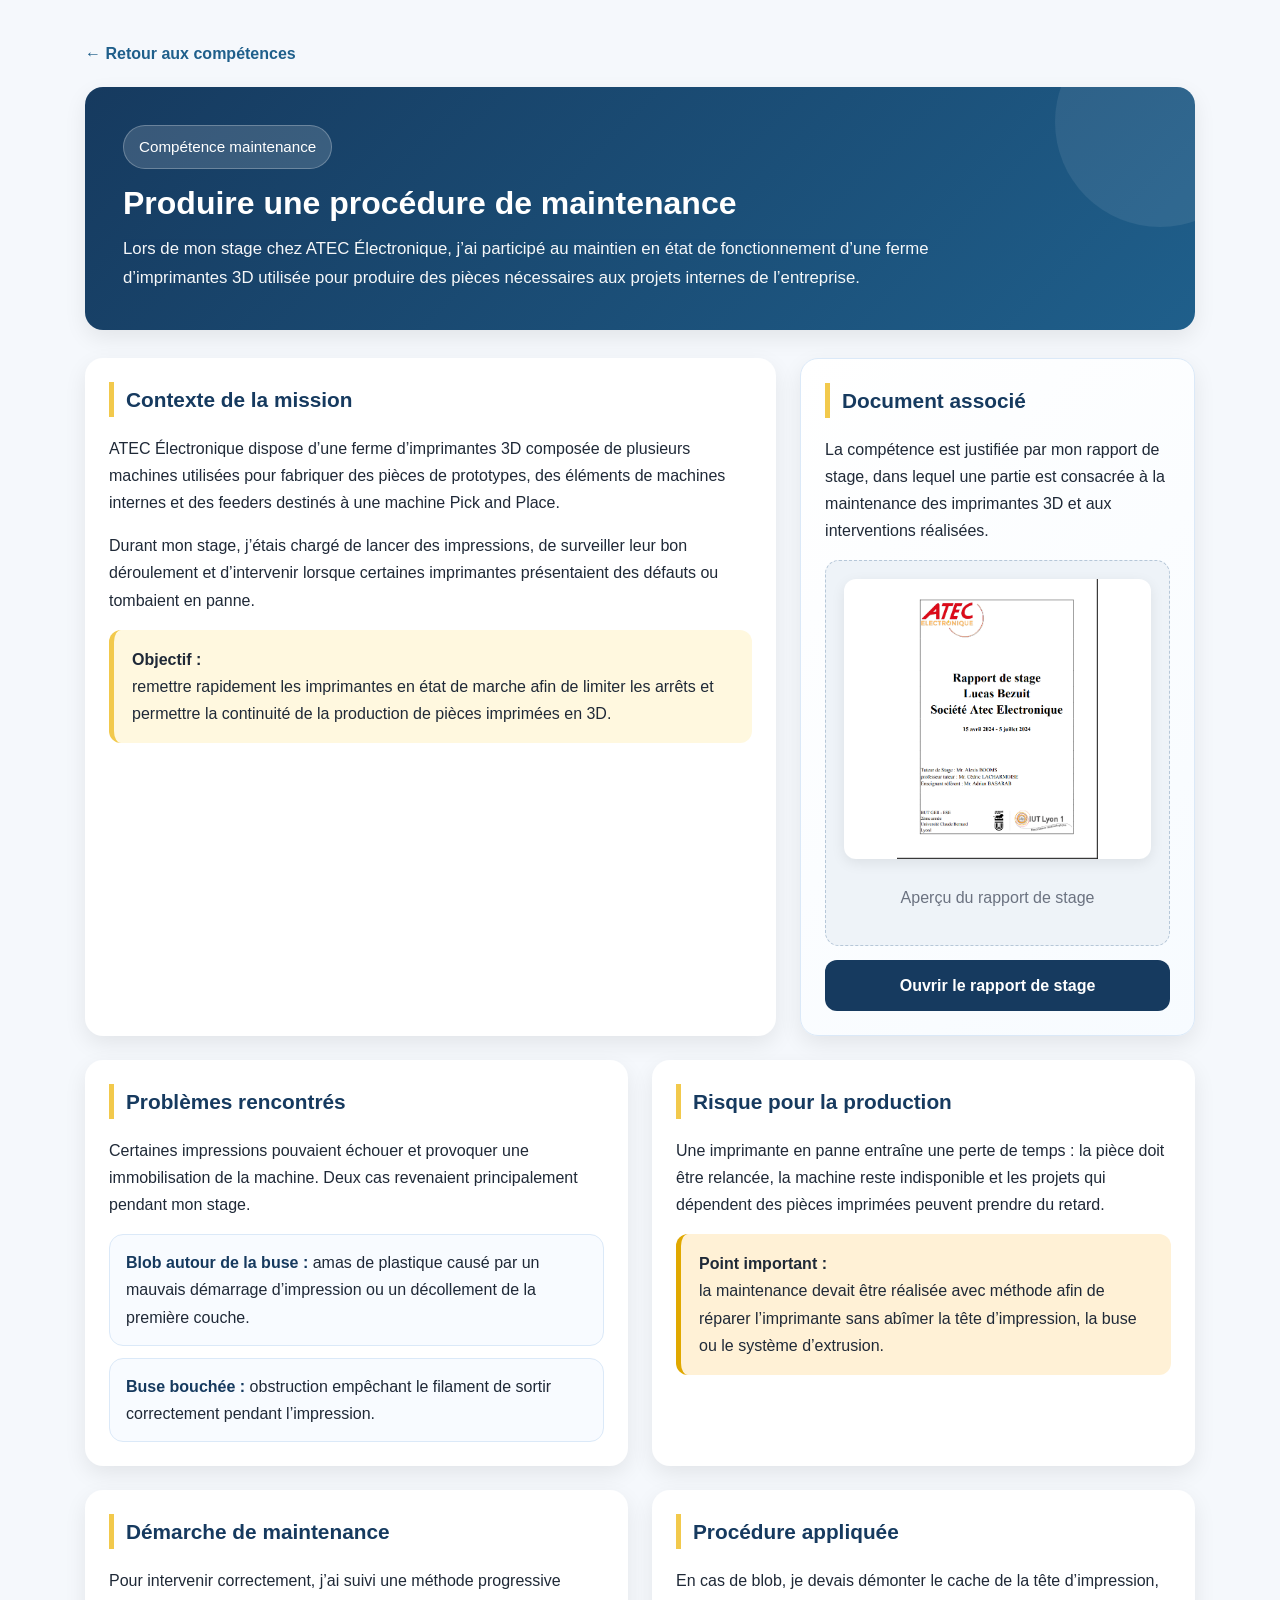
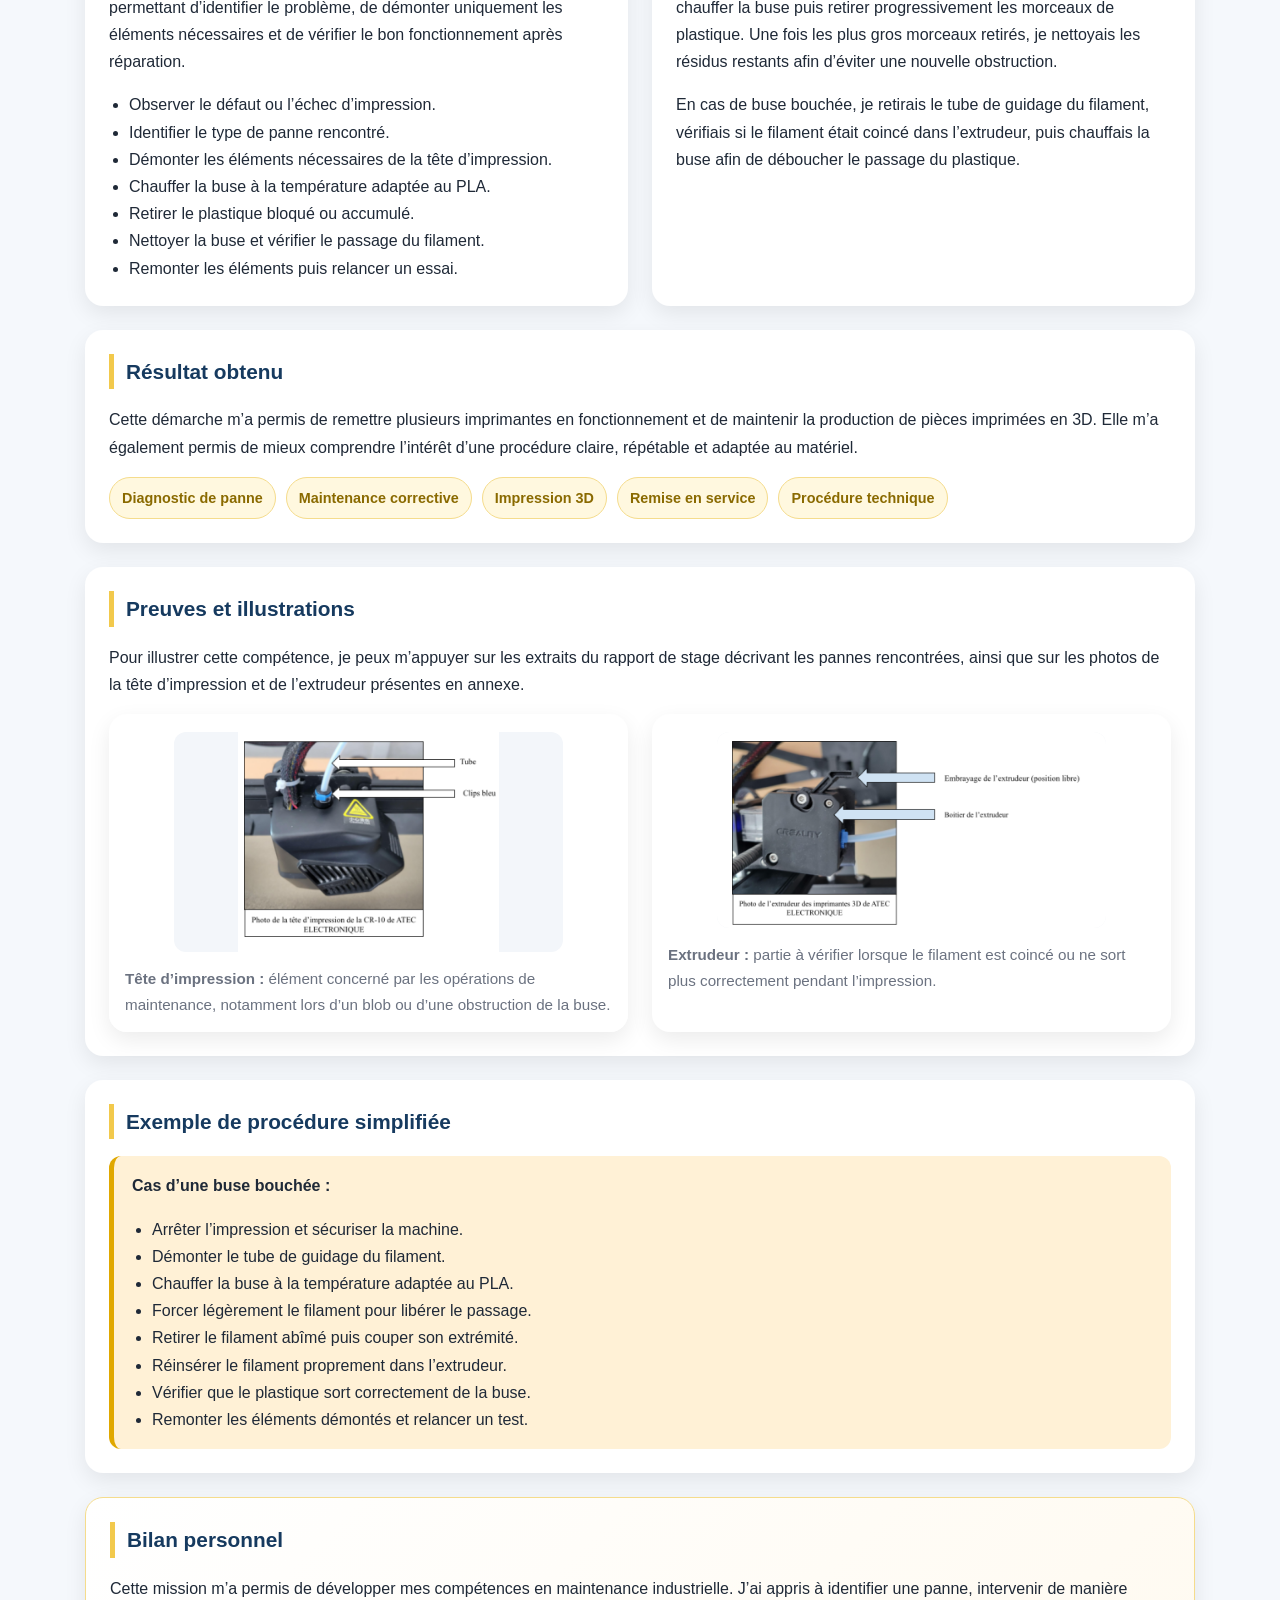
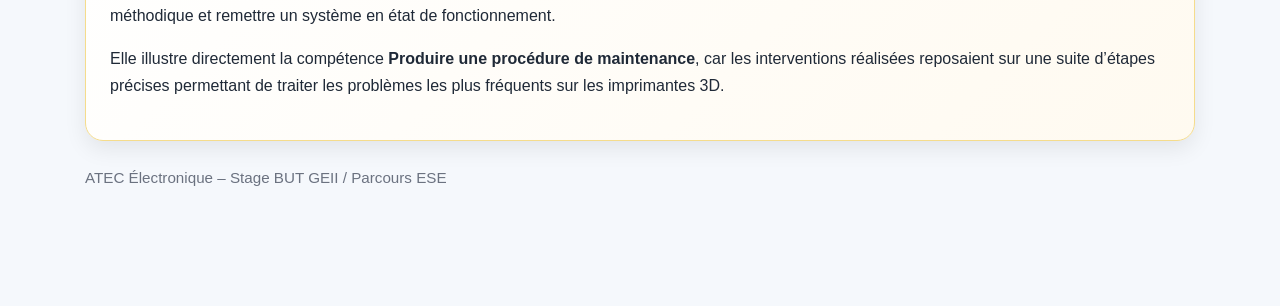
<file: Pages_secondaire/competences/c3-1.html>
<!DOCTYPE html>
<html lang="fr">
<head>
  <meta charset="UTF-8" />
  <meta name="viewport" content="width=device-width, initial-scale=1.0" />
  <title>Produire une procédure de maintenance</title>

  <style>
    :root {
      --primary: #163a5f;
      --secondary: #1f5f8b;

      /* C3 = jaune */
      --accent: #f2c94c;
      --accent-soft: #fff8df;

      --warning-soft: #fff1d6;
      --blue-soft: #eef6ff;
      --text: #1f2937;
      --muted: #6b7280;
      --bg: #f5f8fc;
      --white: #ffffff;
      --shadow: 0 8px 22px rgba(0, 0, 0, 0.08);
      --radius: 18px;
    }

    * {
      box-sizing: border-box;
    }

    body {
      margin: 0;
      font-family: Arial, Helvetica, sans-serif;
      background: var(--bg);
      color: var(--text);
      line-height: 1.7;
    }

    .page {
      max-width: 1150px;
      margin: 40px auto;
      padding: 0 20px 60px;
    }

    .back-link {
      display: inline-block;
      margin-bottom: 20px;
      text-decoration: none;
      color: var(--secondary);
      font-weight: bold;
      transition: 0.2s;
    }

    .back-link:hover {
      opacity: 0.8;
    }

    .hero {
      background: linear-gradient(135deg, var(--primary), var(--secondary));
      color: white;
      padding: 38px;
      border-radius: var(--radius);
      box-shadow: var(--shadow);
      margin-bottom: 28px;
      position: relative;
      overflow: hidden;
    }

    .hero::after {
      content: "";
      position: absolute;
      right: -70px;
      top: -70px;
      width: 210px;
      height: 210px;
      background: rgba(255, 255, 255, 0.08);
      border-radius: 50%;
    }

    .badge {
      display: inline-block;
      background: rgba(255, 255, 255, 0.15);
      border: 1px solid rgba(255, 255, 255, 0.25);
      padding: 8px 15px;
      border-radius: 999px;
      font-size: 0.95rem;
      margin-bottom: 14px;
    }

    .hero h1 {
      margin: 0 0 12px;
      font-size: 2rem;
      line-height: 1.25;
    }

    .hero p {
      margin: 0;
      font-size: 1.05rem;
      max-width: 850px;
      opacity: 0.96;
    }

    .intro-grid {
      display: grid;
      grid-template-columns: 1.4fr 0.8fr;
      gap: 24px;
      margin-bottom: 24px;
    }

    .grid {
      display: grid;
      grid-template-columns: 1fr 1fr;
      gap: 24px;
      margin-bottom: 24px;
    }

    .card {
      background: var(--white);
      border-radius: var(--radius);
      padding: 24px;
      box-shadow: var(--shadow);
    }

    .card h2 {
      margin-top: 0;
      color: var(--primary);
      font-size: 1.3rem;
      border-left: 5px solid var(--accent);
      padding-left: 12px;
    }

    .card h3 {
      color: var(--primary);
      margin-bottom: 8px;
    }

    .full {
      grid-column: 1 / -1;
    }

    .highlight-box {
      background: var(--accent-soft);
      border-left: 5px solid var(--accent);
      padding: 16px 18px;
      border-radius: 12px;
      margin-top: 12px;
    }

    .blue-box {
      background: var(--blue-soft);
      border-left: 5px solid var(--secondary);
      padding: 16px 18px;
      border-radius: 12px;
      margin-top: 12px;
    }

    .warning-box {
      background: var(--warning-soft);
      border-left: 5px solid #e0a800;
      padding: 16px 18px;
      border-radius: 12px;
      margin-top: 12px;
    }

    ul {
      padding-left: 20px;
      margin-bottom: 0;
    }

    .mini-list {
      display: grid;
      gap: 12px;
      margin-top: 15px;
    }

    .mini-item {
      background: #f8fbff;
      border: 1px solid #dbe9f8;
      border-radius: 14px;
      padding: 14px 16px;
    }

    .mini-item strong {
      color: var(--primary);
    }

    .proof-grid {
      display: grid;
      grid-template-columns: 1fr 1fr;
      gap: 24px;
      margin-top: 16px;
    }

    .download-card {
      background: linear-gradient(135deg, #ffffff, #f7fbff);
      border: 1px solid #dbe9f8;
      display: flex;
      flex-direction: column;
      justify-content: space-between;
    }

    .pdf-preview {
      background: #eef3f8;
      border: 1px dashed #b6c7d8;
      border-radius: 14px;
      padding: 18px;
      margin: 14px 0;
      text-align: center;
      color: var(--muted);
    }

    .pdf-preview img {
      width: 100%;
      max-height: 280px;
      object-fit: contain;
      border-radius: 12px;
      background: white;
      box-shadow: 0 4px 14px rgba(0,0,0,0.08);
    }

    .btn {
      display: inline-block;
      text-decoration: none;
      background: var(--primary);
      color: white;
      padding: 12px 18px;
      border-radius: 12px;
      font-weight: bold;
      transition: 0.2s;
      text-align: center;
    }

    .btn:hover {
      background: var(--secondary);
      transform: translateY(-1px);
    }

    .tags {
      display: flex;
      flex-wrap: wrap;
      gap: 10px;
      margin-top: 14px;
    }

    .tag {
      background: var(--accent-soft);
      color: #8a6a00;
      border: 1px solid #f5dc8c;
      padding: 8px 12px;
      border-radius: 999px;
      font-weight: bold;
      font-size: 0.9rem;
    }

    .image-card {
      padding: 0;
      overflow: hidden;
    }

    figure {
      margin: 0;
      background: white;
    }

    figure img {
      display: block;
      width: 100%;
      min-height: 260px;
      object-fit: cover;
      background: #dfe8f1;
    }

    figcaption {
      padding: 14px 16px;
      font-size: 0.95rem;
      color: var(--muted);
    }

    .bilan {
      background: linear-gradient(135deg, #fff, #fffaf0);
      border: 1px solid #f5dc8c;
    }

    .footer-note {
      margin-top: 24px;
      color: var(--muted);
      font-size: 0.95rem;
    }

    /* Images plus petites pour les preuves de la compétence C3.4 */
.proof-grid figure img {
  width: 75%;
  max-height: 220px;
  min-height: auto;
  object-fit: contain;
  margin: 18px auto 0;
  border-radius: 12px;
  background: #f3f6fa;
}

    @media (max-width: 900px) {
      .intro-grid,
      .grid,
      .proof-grid {
        grid-template-columns: 1fr;
      }

      .hero h1 {
        font-size: 1.55rem;
      }

      .hero {
        padding: 28px;
      }
    }
  </style>
</head>

<body>
  <main class="page">
    <a href="../competence.html" class="back-link">← Retour aux compétences</a>

    <section class="hero">
      <div class="badge">Compétence maintenance</div>
      <h1>Produire une procédure de maintenance</h1>
      <p>
        Lors de mon stage chez ATEC Électronique, j’ai participé au maintien en état de
        fonctionnement d’une ferme d’imprimantes 3D utilisée pour produire des pièces
        nécessaires aux projets internes de l’entreprise.
      </p>
    </section>

    <section class="intro-grid">
      <article class="card">
        <h2>Contexte de la mission</h2>
        <p>
          ATEC Électronique dispose d’une ferme d’imprimantes 3D composée de plusieurs
          machines utilisées pour fabriquer des pièces de prototypes, des éléments de machines
          internes et des feeders destinés à une machine Pick and Place.
        </p>

        <p>
          Durant mon stage, j’étais chargé de lancer des impressions, de surveiller leur bon
          déroulement et d’intervenir lorsque certaines imprimantes présentaient des défauts
          ou tombaient en panne.
        </p>

        <div class="highlight-box">
          <strong>Objectif :</strong><br>
          remettre rapidement les imprimantes en état de marche afin de limiter les arrêts
          et permettre la continuité de la production de pièces imprimées en 3D.
        </div>
      </article>

      <article class="card download-card">
        <div>
          <h2>Document associé</h2>
          <p>
            La compétence est justifiée par mon rapport de stage, dans lequel une partie est
            consacrée à la maintenance des imprimantes 3D et aux interventions réalisées.
          </p>

          <div class="pdf-preview">
            <img src="../../documents/rapport-stage-atec-couverture.png" alt="Aperçu du rapport de stage ATEC Électronique">
            <p>Aperçu du rapport de stage</p>
          </div>
        </div>

        <a class="btn" href="../../documents/Rapport-de-stage-ATEC.pdf" target="_blank">
          Ouvrir le rapport de stage
        </a>
      </article>
    </section>

    <section class="grid">
      <article class="card">
        <h2>Problèmes rencontrés</h2>
        <p>
          Certaines impressions pouvaient échouer et provoquer une immobilisation de la machine.
          Deux cas revenaient principalement pendant mon stage.
        </p>

        <div class="mini-list">
          <div class="mini-item">
            <strong>Blob autour de la buse :</strong> amas de plastique causé par un mauvais
            démarrage d’impression ou un décollement de la première couche.
          </div>

          <div class="mini-item">
            <strong>Buse bouchée :</strong> obstruction empêchant le filament de sortir
            correctement pendant l’impression.
          </div>
        </div>
      </article>

      <article class="card">
        <h2>Risque pour la production</h2>
        <p>
          Une imprimante en panne entraîne une perte de temps : la pièce doit être relancée,
          la machine reste indisponible et les projets qui dépendent des pièces imprimées
          peuvent prendre du retard.
        </p>

        <div class="warning-box">
          <strong>Point important :</strong><br>
          la maintenance devait être réalisée avec méthode afin de réparer l’imprimante
          sans abîmer la tête d’impression, la buse ou le système d’extrusion.
        </div>
      </article>

      <article class="card">
        <h2>Démarche de maintenance</h2>
        <p>
          Pour intervenir correctement, j’ai suivi une méthode progressive permettant
          d’identifier le problème, de démonter uniquement les éléments nécessaires et de
          vérifier le bon fonctionnement après réparation.
        </p>

        <ul>
          <li>Observer le défaut ou l’échec d’impression.</li>
          <li>Identifier le type de panne rencontré.</li>
          <li>Démonter les éléments nécessaires de la tête d’impression.</li>
          <li>Chauffer la buse à la température adaptée au PLA.</li>
          <li>Retirer le plastique bloqué ou accumulé.</li>
          <li>Nettoyer la buse et vérifier le passage du filament.</li>
          <li>Remonter les éléments puis relancer un essai.</li>
        </ul>
      </article>

      <article class="card">
        <h2>Procédure appliquée</h2>
        <p>
          En cas de blob, je devais démonter le cache de la tête d’impression, chauffer la buse
          puis retirer progressivement les morceaux de plastique. Une fois les plus gros morceaux
          retirés, je nettoyais les résidus restants afin d’éviter une nouvelle obstruction.
        </p>

        <p>
          En cas de buse bouchée, je retirais le tube de guidage du filament, vérifiais si le
          filament était coincé dans l’extrudeur, puis chauffais la buse afin de déboucher le passage
          du plastique.
        </p>
      </article>

      <article class="card full">
        <h2>Résultat obtenu</h2>
        <p>
          Cette démarche m’a permis de remettre plusieurs imprimantes en fonctionnement
          et de maintenir la production de pièces imprimées en 3D. Elle m’a également permis
          de mieux comprendre l’intérêt d’une procédure claire, répétable et adaptée au matériel.
        </p>

        <div class="tags">
          <span class="tag">Diagnostic de panne</span>
          <span class="tag">Maintenance corrective</span>
          <span class="tag">Impression 3D</span>
          <span class="tag">Remise en service</span>
          <span class="tag">Procédure technique</span>
        </div>
      </article>

      <article class="card full">
        <h2>Preuves et illustrations</h2>
        <p>
          Pour illustrer cette compétence, je peux m’appuyer sur les extraits du rapport de stage
          décrivant les pannes rencontrées, ainsi que sur les photos de la tête d’impression et
          de l’extrudeur présentes en annexe.
        </p>

        <div class="proof-grid">
          <article class="card image-card">
            <figure>
              <img src="../../documents/tete-impression-cr10.png" alt="Tête d'impression d'une imprimante 3D CR-10">
              <figcaption>
                <strong>Tête d’impression :</strong> élément concerné par les opérations de maintenance,
                notamment lors d’un blob ou d’une obstruction de la buse.
              </figcaption>
            </figure>
          </article>

          <article class="card image-card">
            <figure>
              <img src="../../documents/extrudeur-imprimante-3d.png" alt="Extrudeur d'une imprimante 3D">
              <figcaption>
                <strong>Extrudeur :</strong> partie à vérifier lorsque le filament est coincé ou ne sort
                plus correctement pendant l’impression.
              </figcaption>
            </figure>
          </article>
        </div>
      </article>

      <article class="card full">
        <h2>Exemple de procédure simplifiée</h2>
        <div class="warning-box">
          <strong>Cas d’une buse bouchée :</strong>
          <ul>
            <li>Arrêter l’impression et sécuriser la machine.</li>
            <li>Démonter le tube de guidage du filament.</li>
            <li>Chauffer la buse à la température adaptée au PLA.</li>
            <li>Forcer légèrement le filament pour libérer le passage.</li>
            <li>Retirer le filament abîmé puis couper son extrémité.</li>
            <li>Réinsérer le filament proprement dans l’extrudeur.</li>
            <li>Vérifier que le plastique sort correctement de la buse.</li>
            <li>Remonter les éléments démontés et relancer un test.</li>
          </ul>
        </div>
      </article>

      <article class="card full bilan">
        <h2>Bilan personnel</h2>
        <p>
          Cette mission m’a permis de développer mes compétences en maintenance industrielle.
          J’ai appris à identifier une panne, intervenir de manière méthodique et remettre un
          système en état de fonctionnement.
        </p>

        <p>
          Elle illustre directement la compétence <strong>Produire une procédure de maintenance</strong>,
          car les interventions réalisées reposaient sur une suite d’étapes précises permettant
          de traiter les problèmes les plus fréquents sur les imprimantes 3D.
        </p>
      </article>
    </section>

    <p class="footer-note">
      ATEC Électronique – Stage BUT GEII / Parcours ESE
    </p>
  </main>
</body>
</html>
</file>
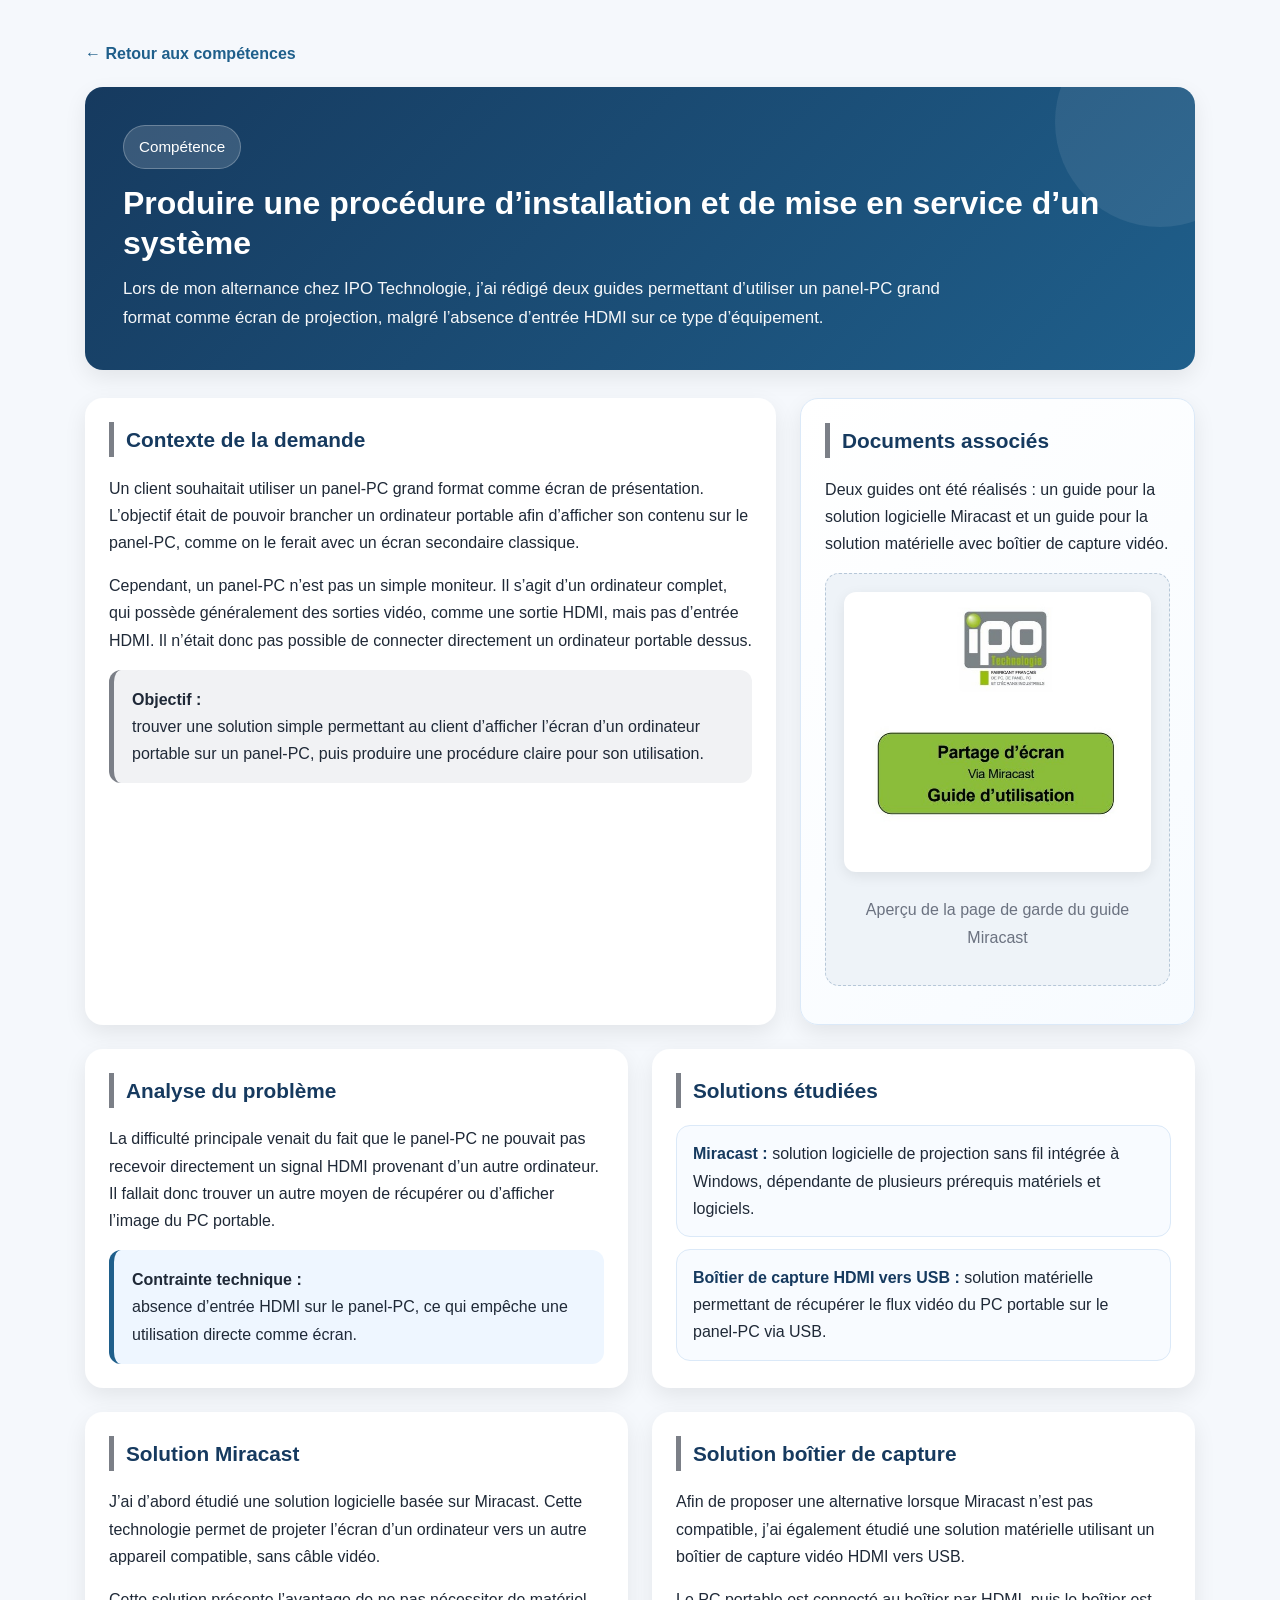
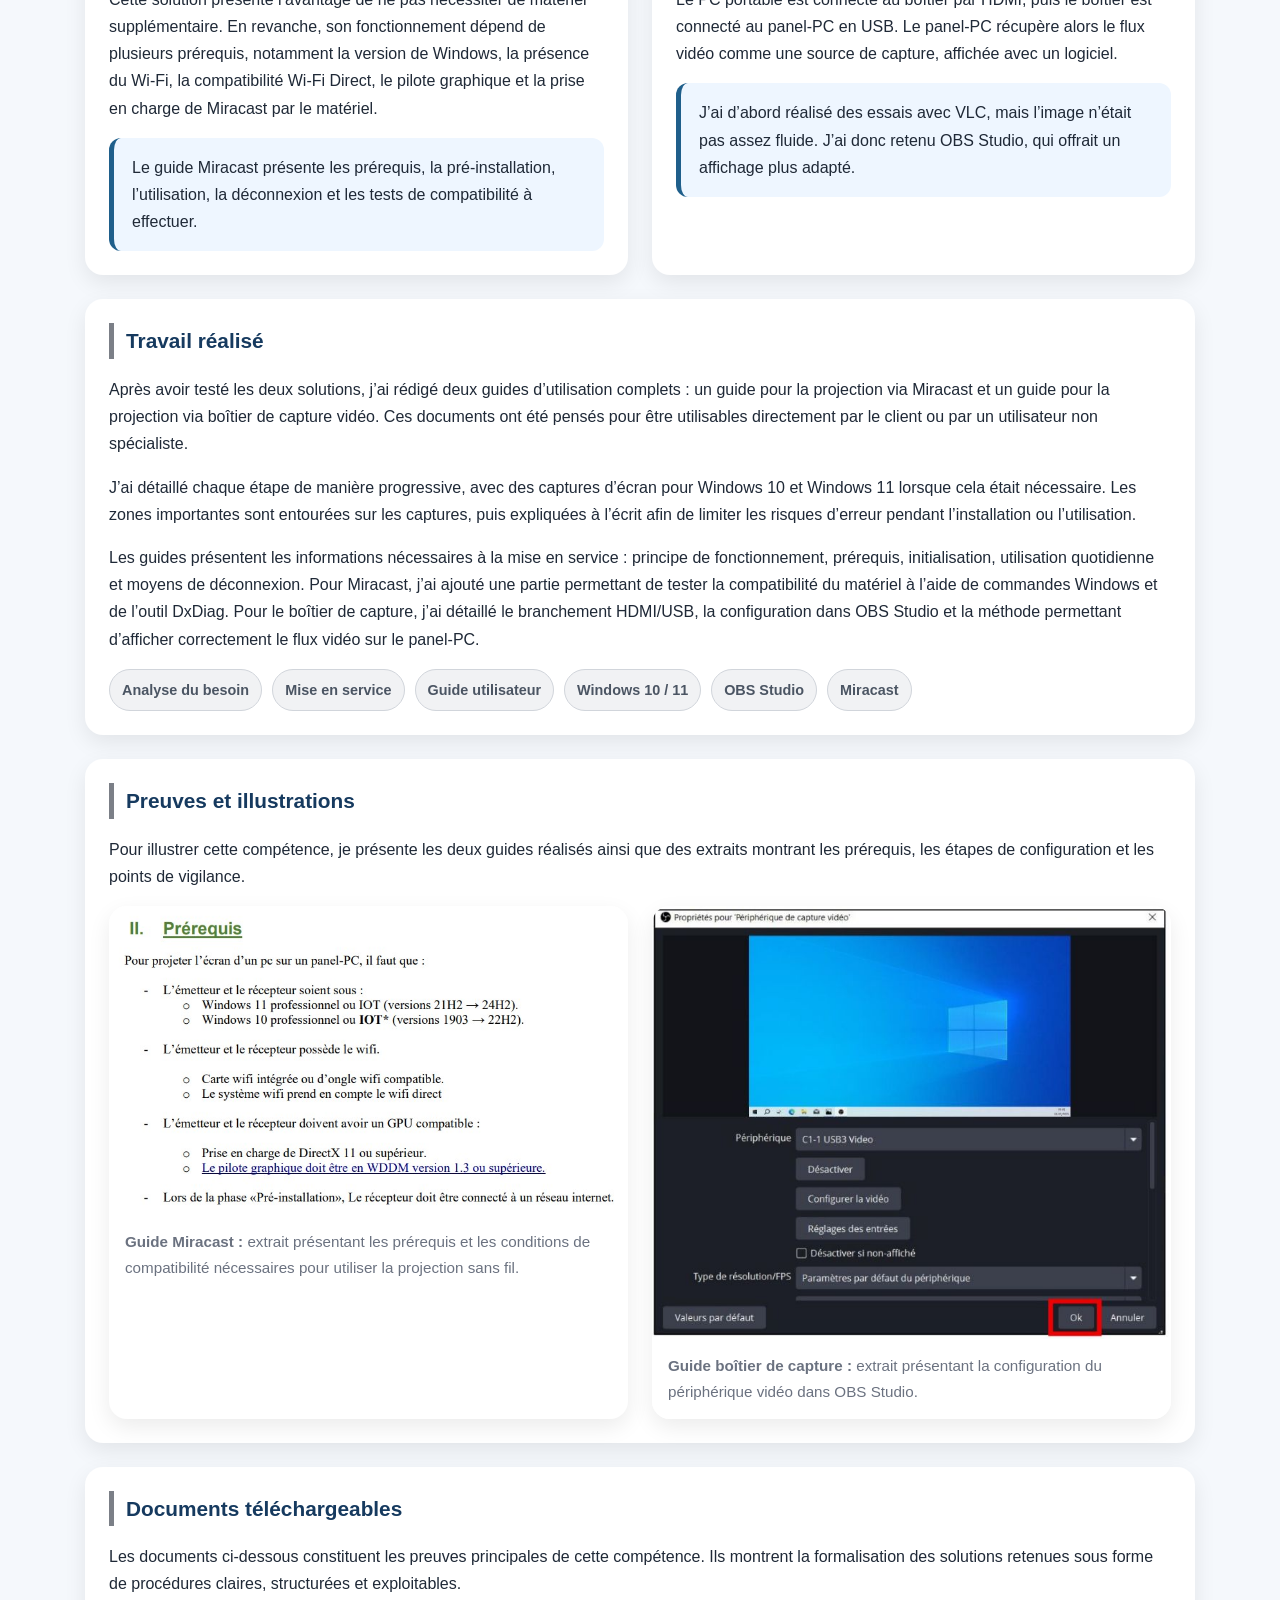
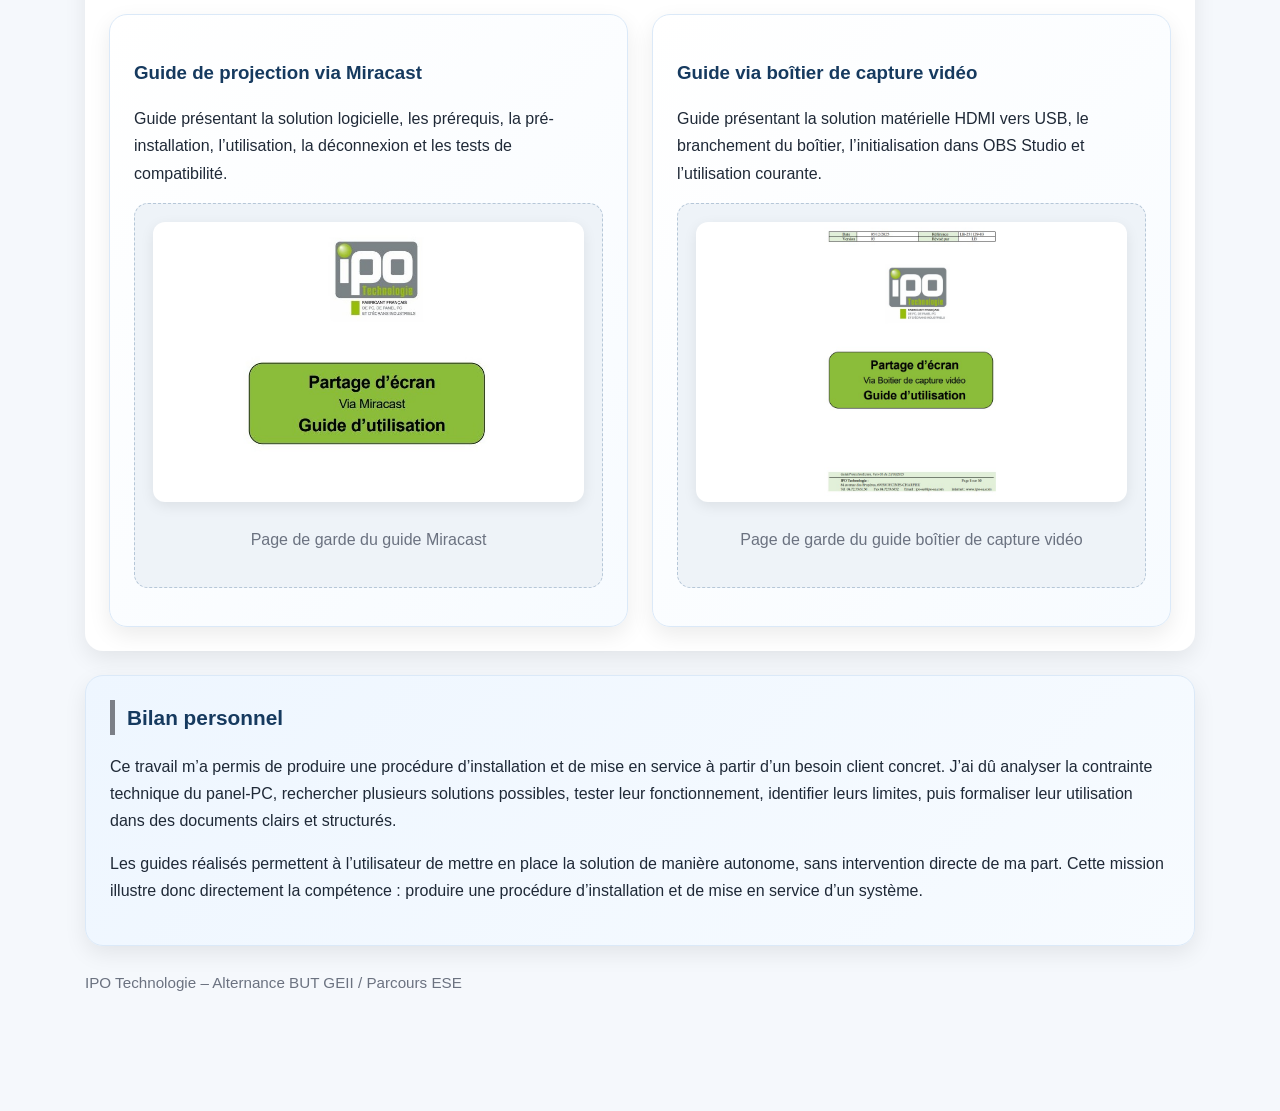
<file: Pages_secondaire/competences/c4-1.html>
<!DOCTYPE html>
<html lang="fr">
<head>
  <meta charset="UTF-8" />
  <meta name="viewport" content="width=device-width, initial-scale=1.0" />
  <title>Procédure d'installation et de mise en service</title>

  <style>
    :root {
  --primary: #163a5f;
  --secondary: #1f5f8b;

  /* C4 = gris */
  --accent: #7b7f87;
  --accent-soft: #f1f2f4;

  --blue-soft: #eef6ff;
  --text: #1f2937;
  --muted: #6b7280;
  --bg: #f5f8fc;
  --white: #ffffff;
  --shadow: 0 8px 22px rgba(0, 0, 0, 0.08);
  --radius: 18px;
}

    * {
      box-sizing: border-box;
    }

    body {
      margin: 0;
      font-family: Arial, Helvetica, sans-serif;
      background: var(--bg);
      color: var(--text);
      line-height: 1.7;
    }

    .page {
      max-width: 1150px;
      margin: 40px auto;
      padding: 0 20px 60px;
    }

    .back-link {
      display: inline-block;
      margin-bottom: 20px;
      text-decoration: none;
      color: var(--secondary);
      font-weight: bold;
      transition: 0.2s;
    }

    .back-link:hover {
      opacity: 0.8;
    }

    .hero {
      background: linear-gradient(135deg, var(--primary), var(--secondary));
      color: white;
      padding: 38px;
      border-radius: var(--radius);
      box-shadow: var(--shadow);
      margin-bottom: 28px;
      position: relative;
      overflow: hidden;
    }

    .hero::after {
      content: "";
      position: absolute;
      right: -70px;
      top: -70px;
      width: 210px;
      height: 210px;
      background: rgba(255, 255, 255, 0.08);
      border-radius: 50%;
    }

    .badge {
      display: inline-block;
      background: rgba(255, 255, 255, 0.15);
      border: 1px solid rgba(255, 255, 255, 0.25);
      padding: 8px 15px;
      border-radius: 999px;
      font-size: 0.95rem;
      margin-bottom: 14px;
    }

    .hero h1 {
      margin: 0 0 12px;
      font-size: 2rem;
      line-height: 1.25;
    }

    .hero p {
      margin: 0;
      font-size: 1.05rem;
      max-width: 850px;
      opacity: 0.96;
    }

    .intro-grid {
      display: grid;
      grid-template-columns: 1.4fr 0.8fr;
      gap: 24px;
      margin-bottom: 24px;
    }

    .grid {
      display: grid;
      grid-template-columns: 1fr 1fr;
      gap: 24px;
      margin-bottom: 24px;
    }

    .card {
      background: var(--white);
      border-radius: var(--radius);
      padding: 24px;
      box-shadow: var(--shadow);
    }

    .card h2 {
      margin-top: 0;
      color: var(--primary);
      font-size: 1.3rem;
      border-left: 5px solid var(--accent);
      padding-left: 12px;
    }

    .card h3 {
      color: var(--primary);
      margin-bottom: 8px;
    }

    .full {
      grid-column: 1 / -1;
    }

    .highlight-box {
      background: var(--accent-soft);
      border-left: 5px solid var(--accent);
      padding: 16px 18px;
      border-radius: 12px;
      margin-top: 12px;
    }

    .blue-box {
      background: var(--blue-soft);
      border-left: 5px solid var(--secondary);
      padding: 16px 18px;
      border-radius: 12px;
      margin-top: 12px;
    }

    ul {
      padding-left: 20px;
      margin-bottom: 0;
    }

    .mini-list {
      display: grid;
      gap: 12px;
      margin-top: 15px;
    }

    .mini-item {
      background: #f8fbff;
      border: 1px solid #dbe9f8;
      border-radius: 14px;
      padding: 14px 16px;
    }

    .mini-item strong {
      color: var(--primary);
    }

    .proof-grid {
      display: grid;
      grid-template-columns: 1fr 1fr;
      gap: 24px;
      margin-top: 16px;
    }

    .download-card {
      background: linear-gradient(135deg, #ffffff, #f7fbff);
      border: 1px solid #dbe9f8;
      display: flex;
      flex-direction: column;
      justify-content: space-between;
    }

    .pdf-preview {
      background: #eef3f8;
      border: 1px dashed #b6c7d8;
      border-radius: 14px;
      padding: 18px;
      margin: 14px 0;
      text-align: center;
      color: var(--muted);
    }

    .pdf-preview img {
      width: 100%;
      max-height: 280px;
      object-fit: contain;
      border-radius: 12px;
      background: white;
      box-shadow: 0 4px 14px rgba(0,0,0,0.08);
    }

    .btn {
      display: inline-block;
      text-decoration: none;
      background: var(--primary);
      color: white;
      padding: 12px 18px;
      border-radius: 12px;
      font-weight: bold;
      transition: 0.2s;
      text-align: center;
    }

    .btn:hover {
      background: var(--secondary);
      transform: translateY(-1px);
    }

    .btn.secondary {
      background: var(--accent);
    }

    .btn.secondary:hover {
      background: #3f9443;
    }

    .tags {
      display: flex;
      flex-wrap: wrap;
      gap: 10px;
      margin-top: 14px;
    }

    .tag {
  background: var(--accent-soft);
  color: #4b5563;
  border: 1px solid #d1d5db;
  padding: 8px 12px;
  border-radius: 999px;
  font-weight: bold;
  font-size: 0.9rem;
}

    .image-card {
      padding: 0;
      overflow: hidden;
    }

    figure {
      margin: 0;
      background: white;
    }

    figure img {
      display: block;
      width: 100%;
      min-height: 260px;
      object-fit: cover;
      background: #dfe8f1;
    }

    figcaption {
      padding: 14px 16px;
      font-size: 0.95rem;
      color: var(--muted);
    }

    .bilan {
      background: linear-gradient(135deg, #eef6ff, #f7fbff);
      border: 1px solid #dbe9f8;
    }

    .footer-note {
      margin-top: 24px;
      color: var(--muted);
      font-size: 0.95rem;
    }

    @media (max-width: 900px) {
      .intro-grid,
      .grid,
      .proof-grid {
        grid-template-columns: 1fr;
      }

      .hero h1 {
        font-size: 1.55rem;
      }

      .hero {
        padding: 28px;
      }
    }
  </style>
</head>

<body>
  <main class="page">
    <a href="../competence.html" class="back-link">← Retour aux compétences</a>

    <section class="hero">
      <div class="badge">Compétence</div>
      <h1>Produire une procédure d’installation et de mise en service d’un système</h1>
      <p>
        Lors de mon alternance chez IPO Technologie, j’ai rédigé deux guides permettant
        d’utiliser un panel-PC grand format comme écran de projection, malgré l’absence
        d’entrée HDMI sur ce type d’équipement.
      </p>
    </section>

    <section class="intro-grid">
      <article class="card">
        <h2>Contexte de la demande</h2>
        <p>
          Un client souhaitait utiliser un panel-PC grand format comme écran de présentation.
          L’objectif était de pouvoir brancher un ordinateur portable afin d’afficher son contenu
          sur le panel-PC, comme on le ferait avec un écran secondaire classique.
        </p>

        <p>
          Cependant, un panel-PC n’est pas un simple moniteur. Il s’agit d’un ordinateur complet,
          qui possède généralement des sorties vidéo, comme une sortie HDMI, mais pas d’entrée HDMI.
          Il n’était donc pas possible de connecter directement un ordinateur portable dessus.
        </p>

        <div class="highlight-box">
          <strong>Objectif :</strong><br>
          trouver une solution simple permettant au client d’afficher l’écran d’un ordinateur
          portable sur un panel-PC, puis produire une procédure claire pour son utilisation.
        </div>
      </article>

      <article class="card download-card">
        <div>
          <h2>Documents associés</h2>
          <p>
            Deux guides ont été réalisés : un guide pour la solution logicielle Miracast et un guide
            pour la solution matérielle avec boîtier de capture vidéo.
          </p>

          <div class="pdf-preview">
            <img src="../../documents/miracast-couverture.jpg" alt="Aperçu du guide Miracast">
            <p>Aperçu de la page de garde du guide Miracast</p>
          </div>
        </div>
      </article>
    </section>

    <section class="grid">
      <article class="card">
        <h2>Analyse du problème</h2>
        <p>
          La difficulté principale venait du fait que le panel-PC ne pouvait pas recevoir directement
          un signal HDMI provenant d’un autre ordinateur. Il fallait donc trouver un autre moyen
          de récupérer ou d’afficher l’image du PC portable.
        </p>

        <div class="blue-box">
          <strong>Contrainte technique :</strong><br>
          absence d’entrée HDMI sur le panel-PC, ce qui empêche une utilisation directe comme écran.
        </div>
      </article>

      <article class="card">
        <h2>Solutions étudiées</h2>
        <div class="mini-list">
          <div class="mini-item">
            <strong>Miracast :</strong> solution logicielle de projection sans fil intégrée à Windows,
            dépendante de plusieurs prérequis matériels et logiciels.
          </div>

          <div class="mini-item">
            <strong>Boîtier de capture HDMI vers USB :</strong> solution matérielle permettant de récupérer
            le flux vidéo du PC portable sur le panel-PC via USB.
          </div>
        </div>
      </article>

      <article class="card">
        <h2>Solution Miracast</h2>
        <p>
          J’ai d’abord étudié une solution logicielle basée sur Miracast. Cette technologie permet de
          projeter l’écran d’un ordinateur vers un autre appareil compatible, sans câble vidéo.
        </p>

        <p>
          Cette solution présente l’avantage de ne pas nécessiter de matériel supplémentaire. En revanche,
          son fonctionnement dépend de plusieurs prérequis, notamment la version de Windows, la présence
          du Wi-Fi, la compatibilité Wi-Fi Direct, le pilote graphique et la prise en charge de Miracast
          par le matériel.
        </p>

        <div class="blue-box">
          Le guide Miracast présente les prérequis, la pré-installation, l’utilisation, la déconnexion
          et les tests de compatibilité à effectuer.
        </div>
      </article>

      <article class="card">
        <h2>Solution boîtier de capture</h2>
        <p>
          Afin de proposer une alternative lorsque Miracast n’est pas compatible, j’ai également étudié
          une solution matérielle utilisant un boîtier de capture vidéo HDMI vers USB.
        </p>

        <p>
          Le PC portable est connecté au boîtier par HDMI, puis le boîtier est connecté au panel-PC en USB.
          Le panel-PC récupère alors le flux vidéo comme une source de capture, affichée avec un logiciel.
        </p>

        <div class="blue-box">
          J’ai d’abord réalisé des essais avec VLC, mais l’image n’était pas assez fluide.
          J’ai donc retenu OBS Studio, qui offrait un affichage plus adapté.
        </div>
      </article>

      <article class="card full">
        <h2>Travail réalisé</h2>
        <p>
          Après avoir testé les deux solutions, j’ai rédigé deux guides d’utilisation complets :
          un guide pour la projection via Miracast et un guide pour la projection via boîtier de capture vidéo.
          Ces documents ont été pensés pour être utilisables directement par le client ou par un utilisateur
          non spécialiste.
        </p>

        <p>
          J’ai détaillé chaque étape de manière progressive, avec des captures d’écran pour Windows 10
          et Windows 11 lorsque cela était nécessaire. Les zones importantes sont entourées sur les captures,
          puis expliquées à l’écrit afin de limiter les risques d’erreur pendant l’installation ou l’utilisation.
        </p>

        <p>
          Les guides présentent les informations nécessaires à la mise en service : principe de fonctionnement,
          prérequis, initialisation, utilisation quotidienne et moyens de déconnexion. Pour Miracast, j’ai ajouté
          une partie permettant de tester la compatibilité du matériel à l’aide de commandes Windows et de l’outil
          DxDiag. Pour le boîtier de capture, j’ai détaillé le branchement HDMI/USB, la configuration dans OBS Studio
          et la méthode permettant d’afficher correctement le flux vidéo sur le panel-PC.
        </p>

        <div class="tags">
          <span class="tag">Analyse du besoin</span>
          <span class="tag">Mise en service</span>
          <span class="tag">Guide utilisateur</span>
          <span class="tag">Windows 10 / 11</span>
          <span class="tag">OBS Studio</span>
          <span class="tag">Miracast</span>
        </div>
      </article>

      <article class="card full">
        <h2>Preuves et illustrations</h2>
        <p>
          Pour illustrer cette compétence, je présente les deux guides réalisés ainsi que des extraits
          montrant les prérequis, les étapes de configuration et les points de vigilance.
        </p>

        <div class="proof-grid">
          <article class="card image-card">
            <figure>
              <img src="../../documents/miracast-prerequis.jpg" alt="Extrait du guide Miracast présentant les prérequis">
              <figcaption>
                <strong>Guide Miracast :</strong> extrait présentant les prérequis et les conditions de compatibilité
                nécessaires pour utiliser la projection sans fil.
              </figcaption>
            </figure>
          </article>

          <article class="card image-card">
            <figure>
              <img src="../../documents/capture-obs.jpg" alt="Extrait du guide boîtier de capture montrant OBS Studio">
              <figcaption>
                <strong>Guide boîtier de capture :</strong> extrait présentant la configuration du périphérique
                vidéo dans OBS Studio.
              </figcaption>
            </figure>
          </article>
        </div>
      </article>

      <article class="card full">
        <h2>Documents téléchargeables</h2>
        <p>
          Les documents ci-dessous constituent les preuves principales de cette compétence. Ils montrent
          la formalisation des solutions retenues sous forme de procédures claires, structurées et exploitables.
        </p>

        <div class="proof-grid">
          <article class="card download-card">
            <div>
              <h3>Guide de projection via Miracast</h3>
              <p>
                Guide présentant la solution logicielle, les prérequis, la pré-installation, l’utilisation,
                la déconnexion et les tests de compatibilité.
              </p>

              <div class="pdf-preview">
                <img src="../../documents/miracast-couverture.jpg" alt="Page de garde du guide Miracast">
                <p>Page de garde du guide Miracast</p>
              </div>
            </div>
          </article>

          <article class="card download-card">
            <div>
              <h3>Guide via boîtier de capture vidéo</h3>
              <p>
                Guide présentant la solution matérielle HDMI vers USB, le branchement du boîtier,
                l’initialisation dans OBS Studio et l’utilisation courante.
              </p>

              <div class="pdf-preview">
                <img src="../../documents/capture-couverture.jpg" alt="Page de garde du guide boîtier de capture vidéo">
                <p>Page de garde du guide boîtier de capture vidéo</p>
              </div>
            </div>
          </article>
        </div>
      </article>

      <article class="card full bilan">
        <h2>Bilan personnel</h2>
        <p>
          Ce travail m’a permis de produire une procédure d’installation et de mise en service à partir
          d’un besoin client concret. J’ai dû analyser la contrainte technique du panel-PC, rechercher plusieurs
          solutions possibles, tester leur fonctionnement, identifier leurs limites, puis formaliser leur utilisation
          dans des documents clairs et structurés.
        </p>

        <p>
          Les guides réalisés permettent à l’utilisateur de mettre en place la solution de manière autonome,
          sans intervention directe de ma part. Cette mission illustre donc directement la compétence :
          produire une procédure d’installation et de mise en service d’un système.
        </p>
      </article>
    </section>

    <p class="footer-note">
      IPO Technologie – Alternance BUT GEII / Parcours ESE
    </p>
  </main>
</body>
</html>
</file>
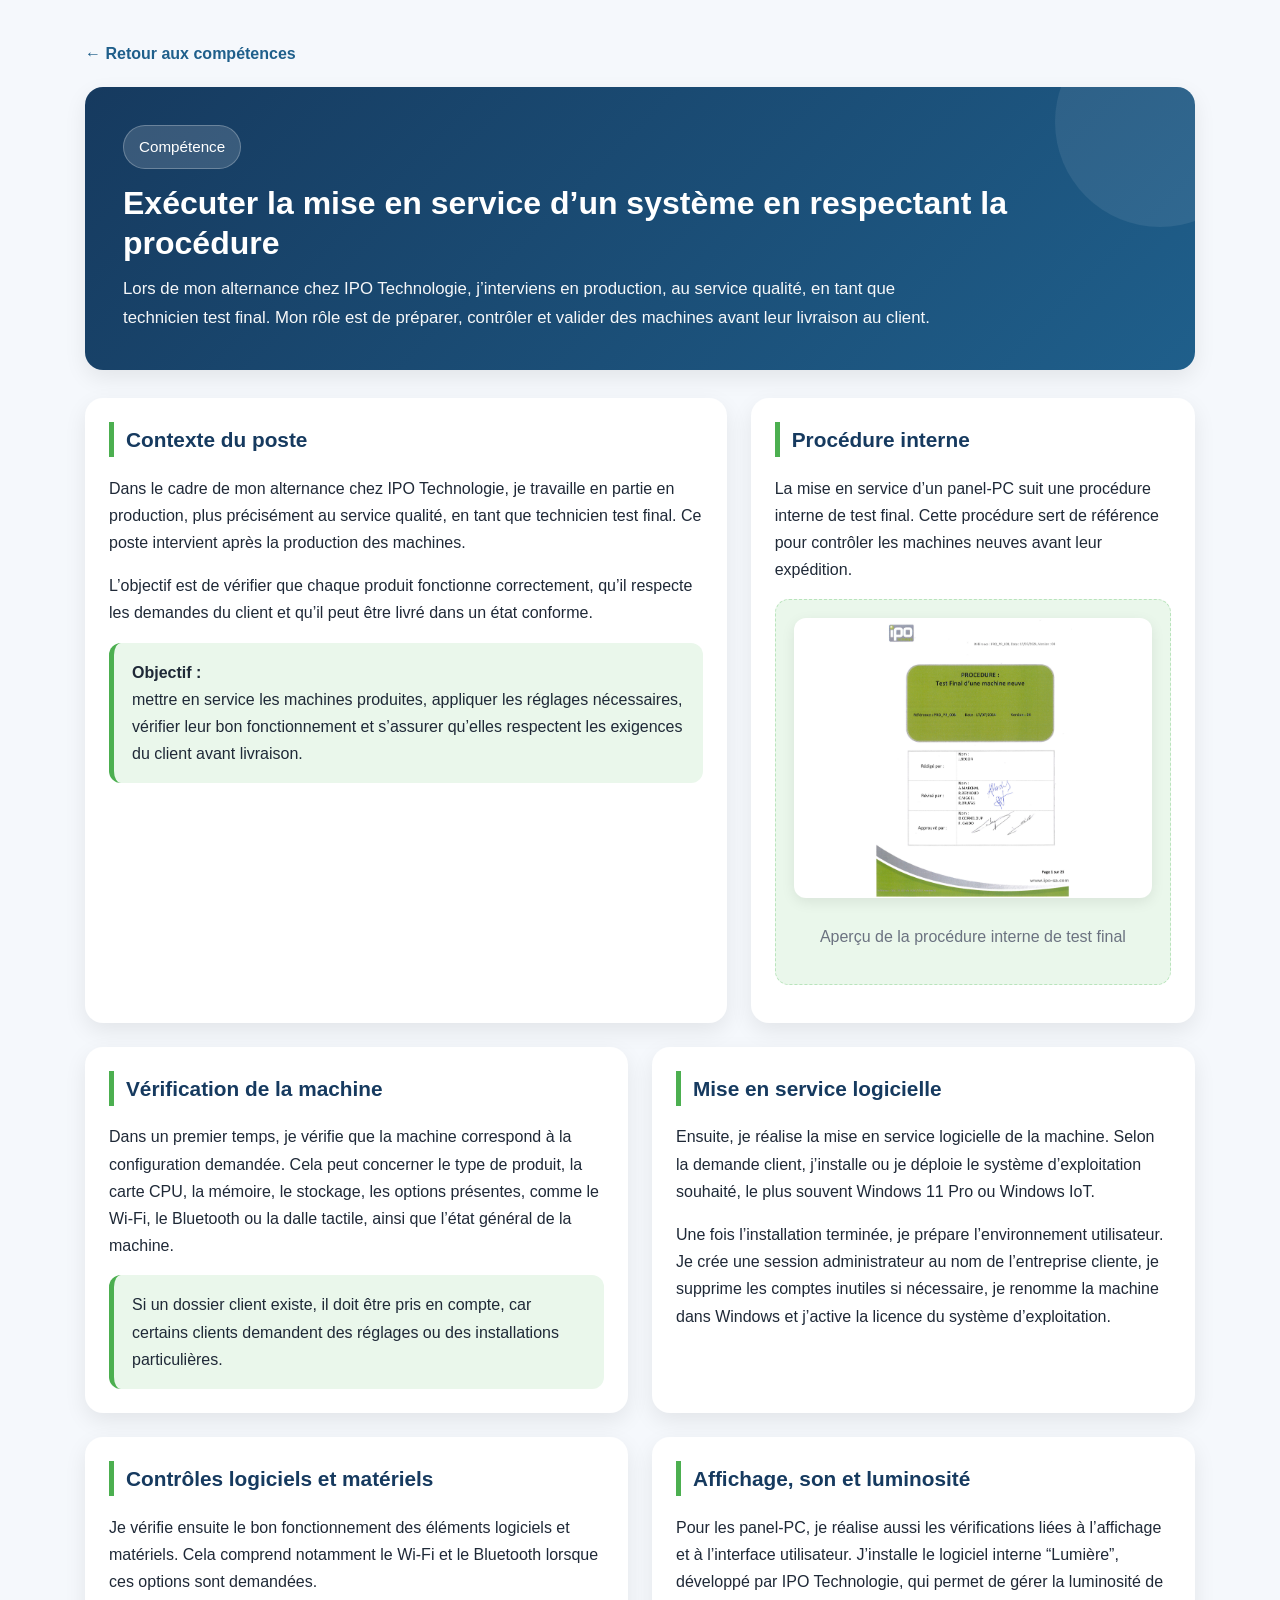
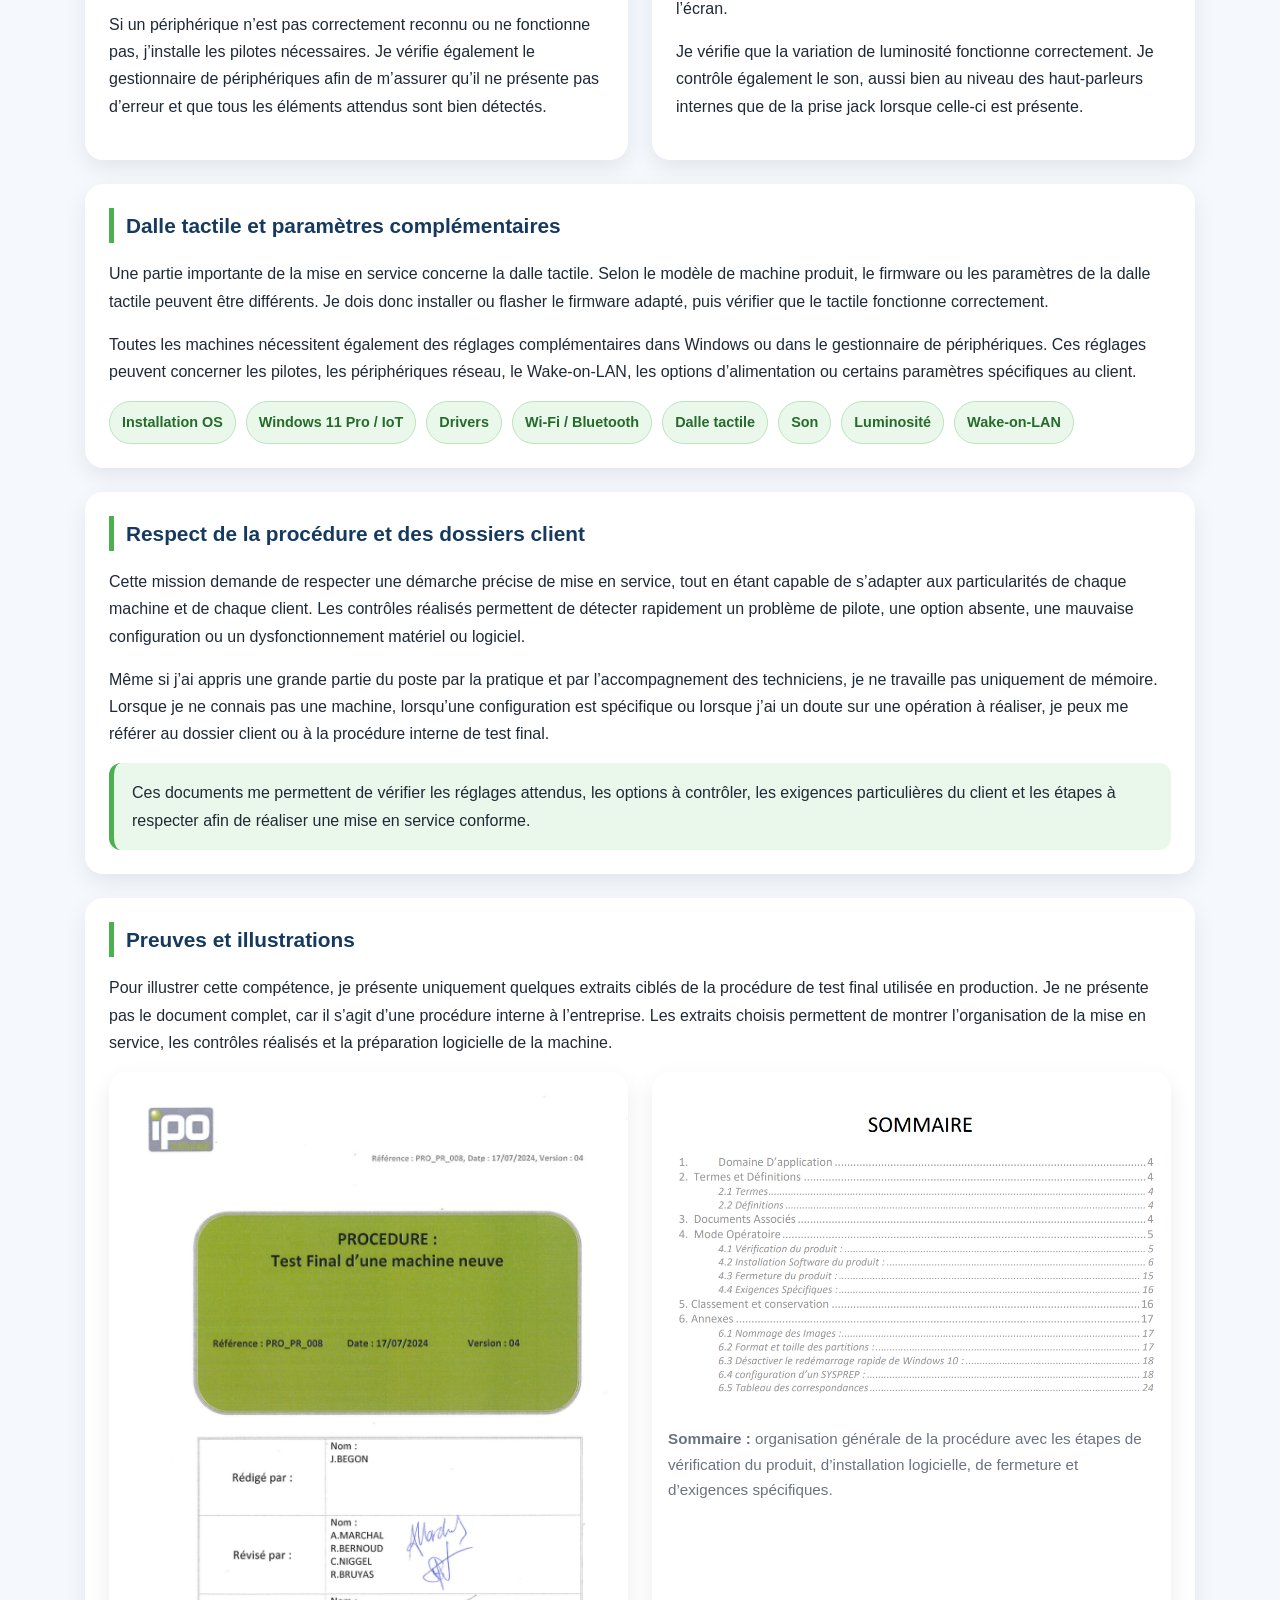
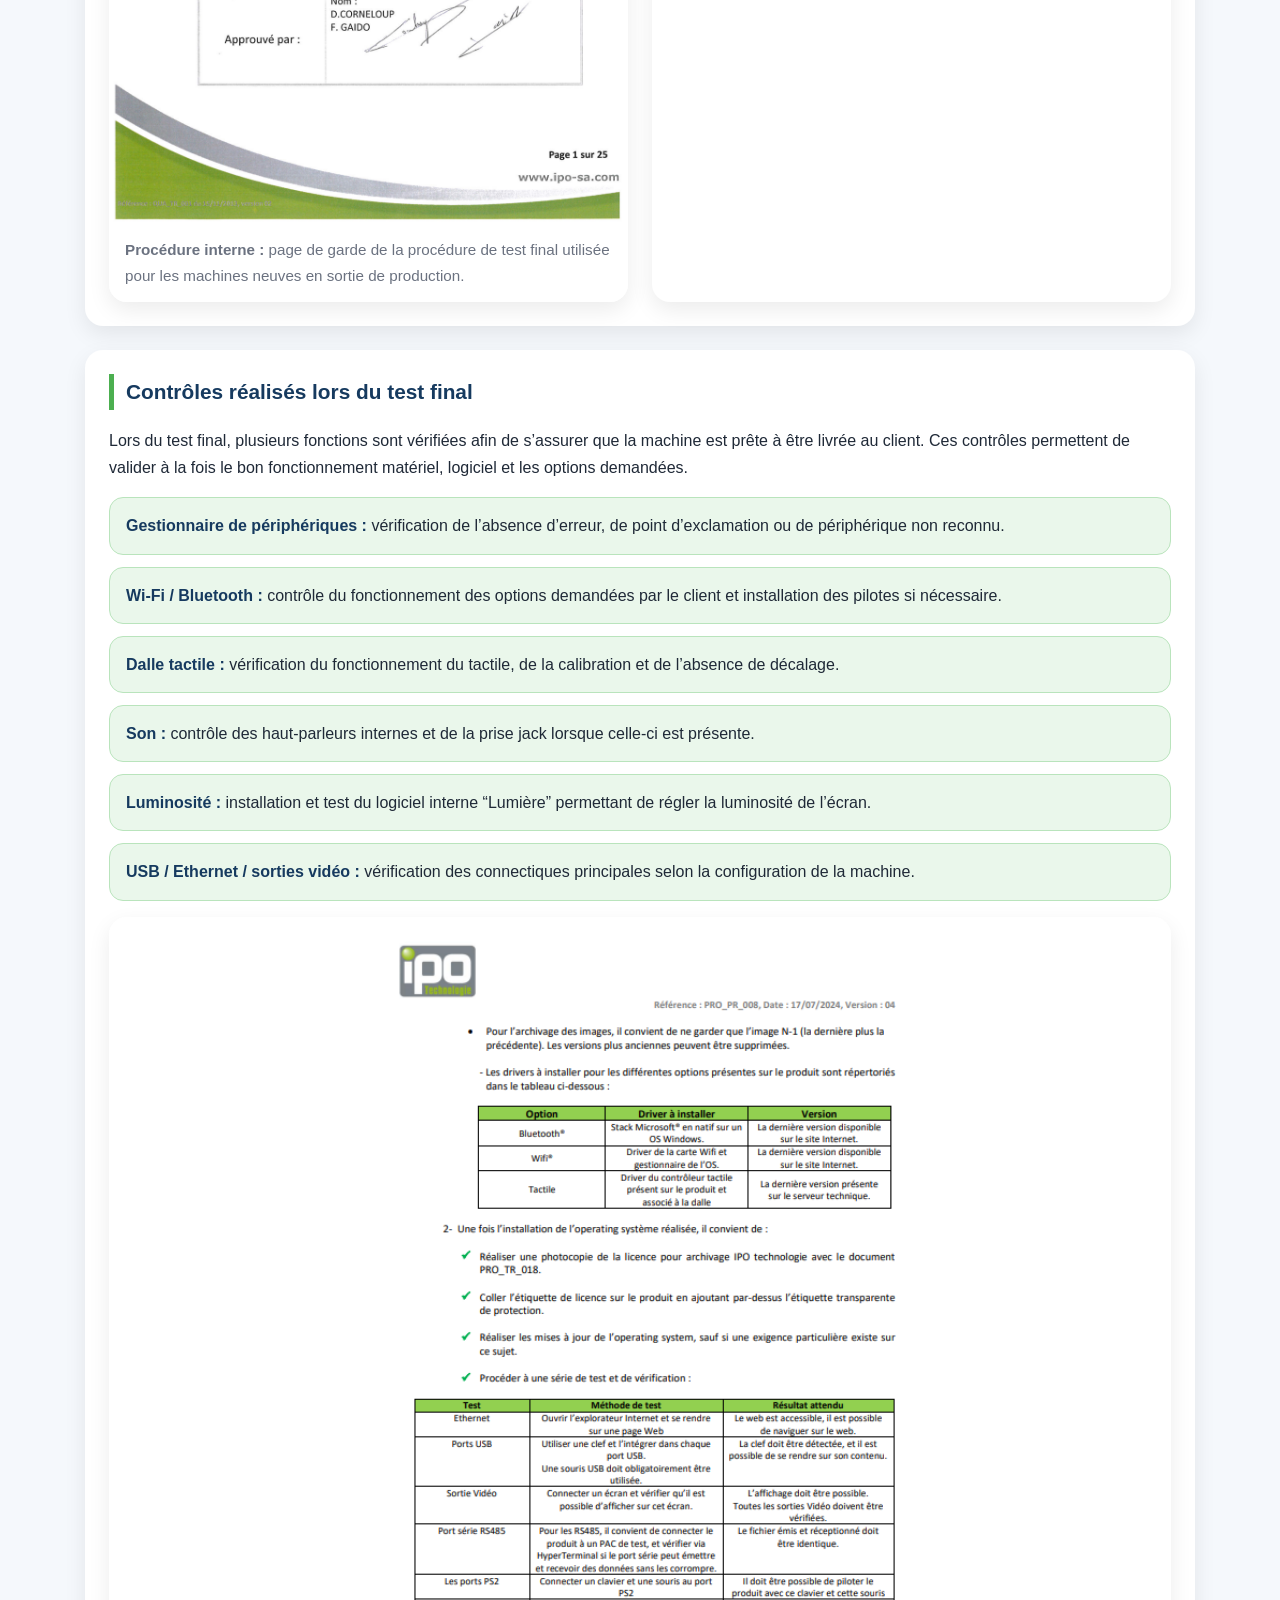
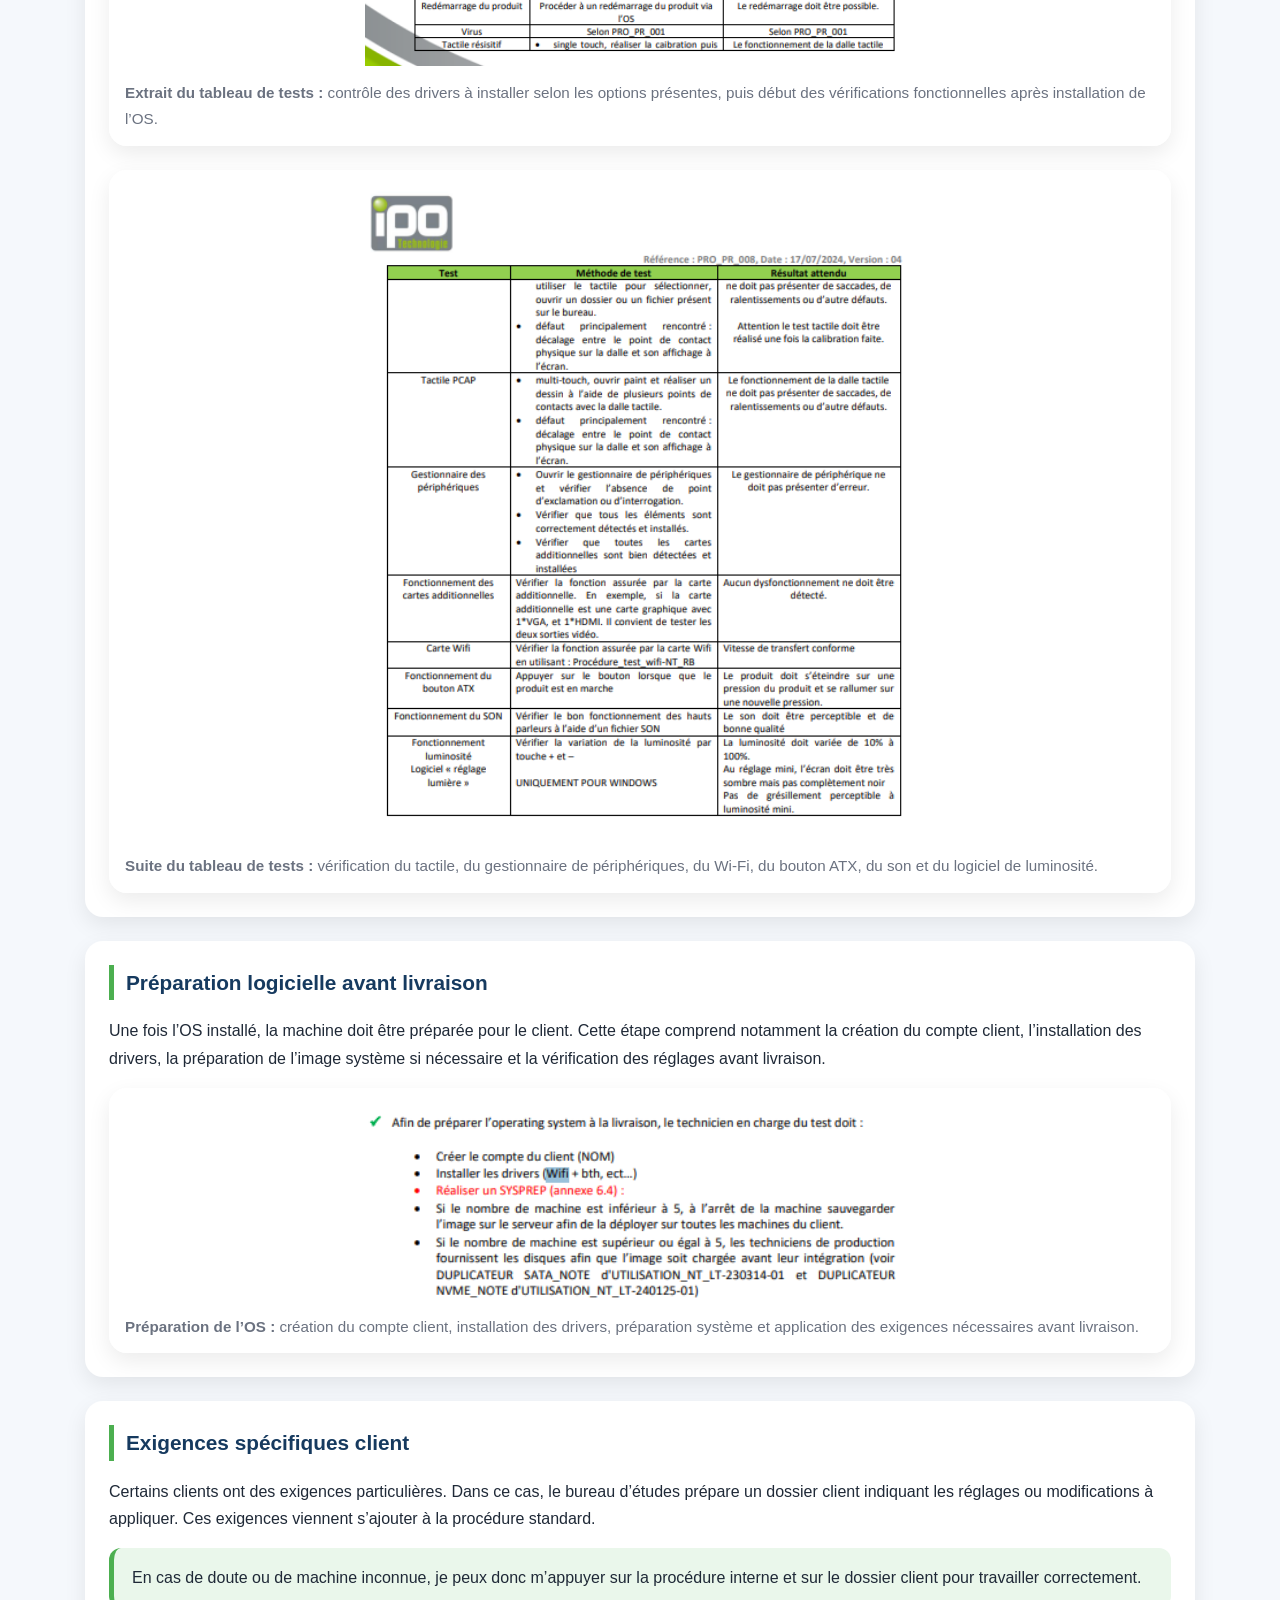
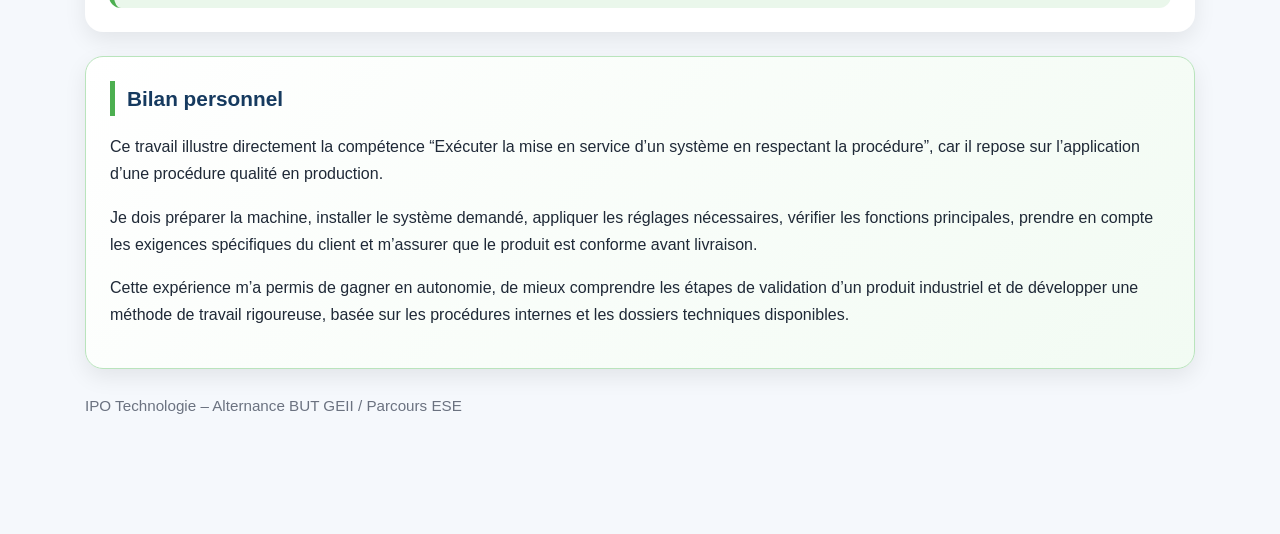
<file: Pages_secondaire/competences/c4-2.html>
<!DOCTYPE html>
<html lang="fr">
<head>
  <meta charset="UTF-8" />
  <meta name="viewport" content="width=device-width, initial-scale=1.0" />
  <title>Exécuter la mise en service d’un système en respectant la procédure</title>

  <style>
    :root {
      --primary: #163a5f;
      --secondary: #1f5f8b;

      /* Compétence verte */
      --accent: #4caf50;
      --accent-soft: #eaf7eb;

      --text: #1f2937;
      --muted: #6b7280;
      --bg: #f5f8fc;
      --white: #ffffff;
      --shadow: 0 8px 22px rgba(0, 0, 0, 0.08);
      --radius: 18px;
    }

    * {
      box-sizing: border-box;
    }

    body {
      margin: 0;
      font-family: Arial, Helvetica, sans-serif;
      background: var(--bg);
      color: var(--text);
      line-height: 1.7;
    }

    .page {
      max-width: 1150px;
      margin: 40px auto;
      padding: 0 20px 60px;
    }

    .back-link {
      display: inline-block;
      margin-bottom: 20px;
      text-decoration: none;
      color: var(--secondary);
      font-weight: bold;
      transition: 0.2s;
    }

    .back-link:hover {
      opacity: 0.8;
    }

    .hero {
      background: linear-gradient(135deg, var(--primary), var(--secondary));
      color: white;
      padding: 38px;
      border-radius: var(--radius);
      box-shadow: var(--shadow);
      margin-bottom: 28px;
      position: relative;
      overflow: hidden;
    }

    .hero::after {
      content: "";
      position: absolute;
      right: -70px;
      top: -70px;
      width: 210px;
      height: 210px;
      background: rgba(255, 255, 255, 0.08);
      border-radius: 50%;
    }

    .badge {
      display: inline-block;
      background: rgba(255, 255, 255, 0.15);
      border: 1px solid rgba(255, 255, 255, 0.25);
      padding: 8px 15px;
      border-radius: 999px;
      font-size: 0.95rem;
      margin-bottom: 14px;
    }

    .hero h1 {
      margin: 0 0 12px;
      font-size: 2rem;
      line-height: 1.25;
    }

    .hero p {
      margin: 0;
      font-size: 1.05rem;
      max-width: 850px;
      opacity: 0.96;
    }

    .intro-grid {
      display: grid;
      grid-template-columns: 1.3fr 0.9fr;
      gap: 24px;
      margin-bottom: 24px;
    }

    .grid {
      display: grid;
      grid-template-columns: 1fr 1fr;
      gap: 24px;
      margin-bottom: 24px;
    }

    .card {
      background: var(--white);
      border-radius: var(--radius);
      padding: 24px;
      box-shadow: var(--shadow);
    }

    .card h2 {
      margin-top: 0;
      color: var(--primary);
      font-size: 1.3rem;
      border-left: 5px solid var(--accent);
      padding-left: 12px;
    }

    .card h3 {
      color: var(--primary);
      margin-bottom: 8px;
    }

    .full {
      grid-column: 1 / -1;
    }

    .highlight-box,
    .blue-box,
    .warning-box,
    .success-box {
      background: var(--accent-soft);
      border-left: 5px solid var(--accent);
      padding: 16px 18px;
      border-radius: 12px;
      margin-top: 12px;
    }

    ul {
      padding-left: 20px;
      margin-bottom: 0;
    }

    .mini-list {
      display: grid;
      gap: 12px;
      margin-top: 15px;
    }

    .mini-item {
      background: var(--accent-soft);
      border: 1px solid #b9e4bc;
      border-radius: 14px;
      padding: 14px 16px;
    }

    .mini-item strong {
      color: var(--primary);
    }

    .proof-grid {
      display: grid;
      grid-template-columns: 1fr 1fr;
      gap: 24px;
      margin-top: 16px;
    }

    .proof-grid.one-column {
      grid-template-columns: 1fr;
    }

    .image-card {
      padding: 0;
      overflow: hidden;
    }

    figure {
      margin: 0;
      background: white;
    }

figure img {
  display: block;
  width: 100%;
  max-width: 550px;
  height: auto;
  object-fit: contain;
  margin: 0 auto;
  background: #dfe8f1;
}

.image-card figure {
  padding-top: 18px;
}

.proof-grid.one-column figure img {
  max-width: 550px;
}


    figcaption {
      padding: 14px 16px;
      font-size: 0.95rem;
      color: var(--muted);
    }

    .pdf-preview {
      background: var(--accent-soft);
      border: 1px dashed #b9e4bc;
      border-radius: 14px;
      padding: 18px;
      margin: 14px 0;
      text-align: center;
      color: var(--muted);
    }

    .pdf-preview img {
      width: 100%;
      max-height: 280px;
      object-fit: contain;
      border-radius: 12px;
      background: white;
      box-shadow: 0 4px 14px rgba(0,0,0,0.08);
    }

    .tags {
      display: flex;
      flex-wrap: wrap;
      gap: 10px;
      margin-top: 14px;
    }

    .tag {
      background: var(--accent-soft);
      color: #256b29;
      border: 1px solid #b9e4bc;
      padding: 8px 12px;
      border-radius: 999px;
      font-weight: bold;
      font-size: 0.9rem;
    }

    .bilan {
      background: linear-gradient(135deg, #ffffff, #f2fbf3);
      border: 1px solid #b9e4bc;
    }

    .footer-note {
      margin-top: 24px;
      color: var(--muted);
      font-size: 0.95rem;
    }

    @media (max-width: 900px) {
      .intro-grid,
      .grid,
      .proof-grid,
      .proof-grid.one-column {
        grid-template-columns: 1fr;
      }

      .hero h1 {
        font-size: 1.55rem;
      }

      .hero {
        padding: 28px;
      }
    }
  </style>
</head>

<body>
  <main class="page">
    <a href="../competence.html" class="back-link">← Retour aux compétences</a>

    <section class="hero">
      <div class="badge">Compétence</div>
      <h1>Exécuter la mise en service d’un système en respectant la procédure</h1>
      <p>
        Lors de mon alternance chez IPO Technologie, j’interviens en production, au service qualité,
        en tant que technicien test final. Mon rôle est de préparer, contrôler et valider des machines
        avant leur livraison au client.
      </p>
    </section>

    <section class="intro-grid">
      <article class="card">
        <h2>Contexte du poste</h2>
        <p>
          Dans le cadre de mon alternance chez IPO Technologie, je travaille en partie en production,
          plus précisément au service qualité, en tant que technicien test final. Ce poste intervient
          après la production des machines.
        </p>

        <p>
          L’objectif est de vérifier que chaque produit fonctionne correctement, qu’il respecte les demandes
          du client et qu’il peut être livré dans un état conforme.
        </p>

        <div class="highlight-box">
          <strong>Objectif :</strong><br>
          mettre en service les machines produites, appliquer les réglages nécessaires, vérifier leur bon
          fonctionnement et s’assurer qu’elles respectent les exigences du client avant livraison.
        </div>
      </article>

      <article class="card">
        <h2>Procédure interne</h2>
        <p>
          La mise en service d’un panel-PC suit une procédure interne de test final. Cette procédure sert
          de référence pour contrôler les machines neuves avant leur expédition.
        </p>

        <div class="pdf-preview">
          <img src="../../documents/procedure-test-final-couverture.png" alt="Page de garde de la procédure de test final">
          <p>Aperçu de la procédure interne de test final</p>
        </div>
      </article>
    </section>

    <section class="grid">
      <article class="card">
        <h2>Vérification de la machine</h2>
        <p>
          Dans un premier temps, je vérifie que la machine correspond à la configuration demandée.
          Cela peut concerner le type de produit, la carte CPU, la mémoire, le stockage, les options
          présentes, comme le Wi-Fi, le Bluetooth ou la dalle tactile, ainsi que l’état général de la machine.
        </p>

        <div class="blue-box">
          Si un dossier client existe, il doit être pris en compte, car certains clients demandent des
          réglages ou des installations particulières.
        </div>
      </article>

      <article class="card">
        <h2>Mise en service logicielle</h2>
        <p>
          Ensuite, je réalise la mise en service logicielle de la machine. Selon la demande client,
          j’installe ou je déploie le système d’exploitation souhaité, le plus souvent Windows 11 Pro
          ou Windows IoT.
        </p>

        <p>
          Une fois l’installation terminée, je prépare l’environnement utilisateur. Je crée une session
          administrateur au nom de l’entreprise cliente, je supprime les comptes inutiles si nécessaire,
          je renomme la machine dans Windows et j’active la licence du système d’exploitation.
        </p>
      </article>

      <article class="card">
        <h2>Contrôles logiciels et matériels</h2>
        <p>
          Je vérifie ensuite le bon fonctionnement des éléments logiciels et matériels. Cela comprend
          notamment le Wi-Fi et le Bluetooth lorsque ces options sont demandées.
        </p>

        <p>
          Si un périphérique n’est pas correctement reconnu ou ne fonctionne pas, j’installe les pilotes
          nécessaires. Je vérifie également le gestionnaire de périphériques afin de m’assurer qu’il ne
          présente pas d’erreur et que tous les éléments attendus sont bien détectés.
        </p>
      </article>

      <article class="card">
        <h2>Affichage, son et luminosité</h2>
        <p>
          Pour les panel-PC, je réalise aussi les vérifications liées à l’affichage et à l’interface utilisateur.
          J’installe le logiciel interne “Lumière”, développé par IPO Technologie, qui permet de gérer
          la luminosité de l’écran.
        </p>

        <p>
          Je vérifie que la variation de luminosité fonctionne correctement. Je contrôle également le son,
          aussi bien au niveau des haut-parleurs internes que de la prise jack lorsque celle-ci est présente.
        </p>
      </article>

      <article class="card full">
        <h2>Dalle tactile et paramètres complémentaires</h2>
        <p>
          Une partie importante de la mise en service concerne la dalle tactile. Selon le modèle de machine
          produit, le firmware ou les paramètres de la dalle tactile peuvent être différents. Je dois donc
          installer ou flasher le firmware adapté, puis vérifier que le tactile fonctionne correctement.
        </p>

        <p>
          Toutes les machines nécessitent également des réglages complémentaires dans Windows ou dans le
          gestionnaire de périphériques. Ces réglages peuvent concerner les pilotes, les périphériques réseau,
          le Wake-on-LAN, les options d’alimentation ou certains paramètres spécifiques au client.
        </p>

        <div class="tags">
          <span class="tag">Installation OS</span>
          <span class="tag">Windows 11 Pro / IoT</span>
          <span class="tag">Drivers</span>
          <span class="tag">Wi-Fi / Bluetooth</span>
          <span class="tag">Dalle tactile</span>
          <span class="tag">Son</span>
          <span class="tag">Luminosité</span>
          <span class="tag">Wake-on-LAN</span>
        </div>
      </article>

      <article class="card full">
        <h2>Respect de la procédure et des dossiers client</h2>
        <p>
          Cette mission demande de respecter une démarche précise de mise en service, tout en étant capable
          de s’adapter aux particularités de chaque machine et de chaque client. Les contrôles réalisés
          permettent de détecter rapidement un problème de pilote, une option absente, une mauvaise
          configuration ou un dysfonctionnement matériel ou logiciel.
        </p>

        <p>
          Même si j’ai appris une grande partie du poste par la pratique et par l’accompagnement des techniciens,
          je ne travaille pas uniquement de mémoire. Lorsque je ne connais pas une machine, lorsqu’une configuration
          est spécifique ou lorsque j’ai un doute sur une opération à réaliser, je peux me référer au dossier client
          ou à la procédure interne de test final.
        </p>

        <div class="highlight-box">
          Ces documents me permettent de vérifier les réglages attendus, les options à contrôler, les exigences
          particulières du client et les étapes à respecter afin de réaliser une mise en service conforme.
        </div>
      </article>

      <article class="card full">
        <h2>Preuves et illustrations</h2>
        <p>
          Pour illustrer cette compétence, je présente uniquement quelques extraits ciblés
          de la procédure de test final utilisée en production. Je ne présente pas le document
          complet, car il s’agit d’une procédure interne à l’entreprise. Les extraits choisis
          permettent de montrer l’organisation de la mise en service, les contrôles réalisés
          et la préparation logicielle de la machine.
        </p>

        <div class="proof-grid">
          <article class="card image-card">
            <figure>
              <img src="../../documents/procedure-test-final-couverture.png" alt="Page de garde de la procédure de test final">
              <figcaption>
                <strong>Procédure interne :</strong> page de garde de la procédure de test final utilisée
                pour les machines neuves en sortie de production.
              </figcaption>
            </figure>
          </article>

          <article class="card image-card">
            <figure>
              <img src="../../documents/procedure-test-final-sommaire.png" alt="Sommaire de la procédure de test final">
              <figcaption>
                <strong>Sommaire :</strong> organisation générale de la procédure avec les étapes de
                vérification du produit, d’installation logicielle, de fermeture et d’exigences spécifiques.
              </figcaption>
            </figure>
          </article>
        </div>
      </article>

      <article class="card full">
        <h2>Contrôles réalisés lors du test final</h2>

        <p>
          Lors du test final, plusieurs fonctions sont vérifiées afin de s’assurer que la machine
          est prête à être livrée au client. Ces contrôles permettent de valider à la fois le bon
          fonctionnement matériel, logiciel et les options demandées.
        </p>

        <div class="mini-list">
          <div class="mini-item">
            <strong>Gestionnaire de périphériques :</strong>
            vérification de l’absence d’erreur, de point d’exclamation ou de périphérique non reconnu.
          </div>

          <div class="mini-item">
            <strong>Wi-Fi / Bluetooth :</strong>
            contrôle du fonctionnement des options demandées par le client et installation des pilotes si nécessaire.
          </div>

          <div class="mini-item">
            <strong>Dalle tactile :</strong>
            vérification du fonctionnement du tactile, de la calibration et de l’absence de décalage.
          </div>

          <div class="mini-item">
            <strong>Son :</strong>
            contrôle des haut-parleurs internes et de la prise jack lorsque celle-ci est présente.
          </div>

          <div class="mini-item">
            <strong>Luminosité :</strong>
            installation et test du logiciel interne “Lumière” permettant de régler la luminosité de l’écran.
          </div>

          <div class="mini-item">
            <strong>USB / Ethernet / sorties vidéo :</strong>
            vérification des connectiques principales selon la configuration de la machine.
          </div>
        </div>

        <div class="proof-grid one-column">
          <article class="card image-card">
            <figure>
              <img src="../../documents/procedure-tests-software-1.png" alt="Premier extrait du tableau de tests software">
              <figcaption>
                <strong>Extrait du tableau de tests :</strong> contrôle des drivers à installer selon
                les options présentes, puis début des vérifications fonctionnelles après installation de l’OS.
              </figcaption>
            </figure>
          </article>

          <article class="card image-card">
            <figure>
              <img src="../../documents/procedure-tests-software-2.png" alt="Deuxième extrait du tableau de tests software">
              <figcaption>
                <strong>Suite du tableau de tests :</strong> vérification du tactile, du gestionnaire
                de périphériques, du Wi-Fi, du bouton ATX, du son et du logiciel de luminosité.
              </figcaption>
            </figure>
          </article>
        </div>
      </article>

      <article class="card full">
        <h2>Préparation logicielle avant livraison</h2>

        <p>
          Une fois l’OS installé, la machine doit être préparée pour le client. Cette étape comprend
          notamment la création du compte client, l’installation des drivers, la préparation de l’image
          système si nécessaire et la vérification des réglages avant livraison.
        </p>

        <div class="proof-grid one-column">
          <article class="card image-card">
            <figure>
              <img src="../../documents/procedure-preparation-os.png" alt="Extrait de la procédure concernant la préparation de l’OS">
              <figcaption>
                <strong>Préparation de l’OS :</strong> création du compte client, installation des drivers,
                préparation système et application des exigences nécessaires avant livraison.
              </figcaption>
            </figure>
          </article>
        </div>
      </article>

      <article class="card full">
        <h2>Exigences spécifiques client</h2>
        <p>
          Certains clients ont des exigences particulières. Dans ce cas, le bureau d’études prépare un dossier client
          indiquant les réglages ou modifications à appliquer. Ces exigences viennent s’ajouter à la procédure standard.
        </p>

        <div class="success-box">
          En cas de doute ou de machine inconnue, je peux donc m’appuyer sur la procédure interne et sur le dossier
          client pour travailler correctement.
        </div>
      </article>

      <article class="card full bilan">
        <h2>Bilan personnel</h2>
        <p>
          Ce travail illustre directement la compétence “Exécuter la mise en service d’un système en respectant
          la procédure”, car il repose sur l’application d’une procédure qualité en production.
        </p>

        <p>
          Je dois préparer la machine, installer le système demandé, appliquer les réglages nécessaires, vérifier
          les fonctions principales, prendre en compte les exigences spécifiques du client et m’assurer que le produit
          est conforme avant livraison.
        </p>

        <p>
          Cette expérience m’a permis de gagner en autonomie, de mieux comprendre les étapes de validation d’un produit
          industriel et de développer une méthode de travail rigoureuse, basée sur les procédures internes et les dossiers
          techniques disponibles.
        </p>
      </article>
    </section>

    <p class="footer-note">
      IPO Technologie – Alternance BUT GEII / Parcours ESE
    </p>
  </main>
</body>
</html>
</file>
<file: css/style.css>
/* Réglages généraux */
* {
    margin: 0;
    padding: 0;
    box-sizing: border-box;
}

body {
    min-height: 100vh;
    font-family: Arial, Helvetica, sans-serif;
    background-color: #ffffff;
    color: #1f2d3d;
    overflow-x: hidden;
    position: relative;
}

/* Formes décoratives bleues en arrière-plan */
.shape {
    position: fixed;
    z-index: -1;
    opacity: 0.22;
    pointer-events: none;
}

.shape-1 {
    width: 520px;
    height: 520px;
    background: #2f80ed;
    top: 110px;
    left: -230px;
    transform: rotate(35deg);
    clip-path: polygon(0 0, 100% 20%, 75% 100%, 0 75%);
}

.shape-2 {
    width: 620px;
    height: 320px;
    background: #0f4c81;
    right: -260px;
    top: 170px;
    transform: rotate(-28deg);
    clip-path: polygon(0 20%, 100% 0, 80% 100%, 15% 85%);
}

.shape-3 {
    width: 430px;
    height: 430px;
    background: #6bb6ff;
    bottom: -180px;
    left: 22%;
    transform: rotate(45deg);
    clip-path: polygon(50% 0, 100% 100%, 0 100%);
}

.shape-4 {
    width: 720px;
    height: 180px;
    background: #d6eaff;
    bottom: 80px;
    right: -180px;
    transform: rotate(-12deg);
    border-radius: 100px;
}

/* Bandeau du haut */
.top-bar {
    width: 100%;
    height: 75px;
    background: linear-gradient(90deg, #0f4c81, #2f80ed);
    display: flex;
    align-items: center;
    justify-content: center;
    padding: 0 40px;
    box-shadow: 0 3px 14px rgba(0, 0, 0, 0.18);
    position: relative;
}

/* Titre du bandeau */
.site-title {
    color: white;
    font-size: 26px;
    letter-spacing: 0.5px;
    font-weight: 700;
}

/* Bouton accueil */
.home-button {
    position: absolute;
    left: 35px;
    display: flex;
    align-items: center;
    gap: 9px;
    text-decoration: none;
    color: white;
    font-weight: bold;
    padding: 10px 15px;
    border-radius: 12px;
    transition: background-color 0.25s ease, transform 0.25s ease;
}

.home-button:hover {
    background-color: rgba(255, 255, 255, 0.18);
    transform: translateY(-2px);
}

.home-icon {
    width: 23px;
    height: 23px;
    fill: white;
}

/* Contenu principal */
.main-container {
    min-height: calc(100vh - 75px);
    display: flex;
    align-items: center;
    justify-content: center;
    padding: 55px 25px;
}

/* Carte centrale */
.content-card {
    width: min(100%, 980px);
    display: flex;
    align-items: center;
    justify-content: center;
    gap: 48px;
    padding: 45px;
    border-radius: 32px;
    background: rgba(255, 255, 255, 0.82);
    border: 1px solid rgba(47, 128, 237, 0.16);
    box-shadow: 0 18px 45px rgba(15, 76, 129, 0.14);
    backdrop-filter: blur(4px);
}

/* Partie gauche */
.profile-section {
    flex: 0 0 360px;
    display: flex;
    justify-content: center;
}

.photo-card {
    width: 310px;
    height: 405px;
    border-radius: 26px;
    overflow: hidden;
    background-color: #eaf4ff;
    box-shadow: 0 14px 32px rgba(47, 128, 237, 0.27);
    border: 4px solid #d6eaff;
}

.photo-card img {
    width: 100%;
    height: 100%;
    object-fit: cover;
}

/* Partie droite */
.menu-section {
    flex: 0 0 360px;
}

.menu-section h2 {
    font-size: 42px;
    color: #0f4c81;
    margin-bottom: 10px;
}

.subtitle {
    color: #5f6f82;
    margin-bottom: 32px;
    font-size: 17px;
    line-height: 1.4;
}

/* Liens verticaux */
.menu-links {
    display: flex;
    flex-direction: column;
    gap: 14px;
}

.menu-links a {
    display: flex;
    align-items: center;
    gap: 14px;
    text-decoration: none;
    color: #0f4c81;
    background-color: #f5faff;
    border: 2px solid #d6eaff;
    padding: 15px 20px;
    border-radius: 14px;
    font-size: 19px;
    font-weight: 600;
    transition: background-color 0.25s ease, color 0.25s ease, transform 0.25s ease, border-color 0.25s ease, box-shadow 0.25s ease;
}

.menu-links a:hover {
    background-color: #2f80ed;
    color: white;
    border-color: #2f80ed;
    transform: translateX(7px);
    box-shadow: 0 8px 20px rgba(47, 128, 237, 0.25);
}

.link-icon {
    width: 28px;
    font-size: 21px;
    text-align: center;
}

/* Adaptation téléphone */
@media screen and (max-width: 850px) {
    .top-bar {
        height: 85px;
        padding: 0 20px;
    }

    .site-title {
        font-size: 21px;
    }

    .home-button {
        left: 15px;
        padding: 8px 10px;
    }

    .home-button span {
        display: none;
    }

    .main-container {
        min-height: calc(100vh - 85px);
        padding: 30px 18px;
    }

    .content-card {
        flex-direction: column;
        gap: 32px;
        padding: 30px 22px;
    }

    .profile-section,
    .menu-section {
        flex: none;
        width: 100%;
    }

    .photo-card {
        width: 245px;
        height: 320px;
    }

    .menu-section {
        text-align: center;
    }

    .menu-section h2 {
        font-size: 34px;
    }

    .menu-links a {
        justify-content: flex-start;
        font-size: 18px;
    }

    .menu-links a:hover {
        transform: none;
    }

    .shape-1 {
        width: 360px;
        height: 360px;
    }

    .shape-2 {
        width: 430px;
        height: 250px;
    }

    .shape-3 {
        width: 300px;
        height: 300px;
    }
}

/* ========================= */
/* Page CV */
/* ========================= */

/* Groupe de boutons à droite du bandeau */
.header-actions {
    position: absolute;
    right: 35px;
    display: flex;
    align-items: center;
    gap: 10px;
}

/* Boutons du bandeau : Télécharger / Ouvrir */
.header-button {
    display: flex;
    align-items: center;
    gap: 9px;
    text-decoration: none;
    color: white;
    font-weight: bold;
    padding: 10px 15px;
    border-radius: 12px;
    transition: background-color 0.25s ease, transform 0.25s ease;
}

.header-button:hover {
    background-color: rgba(255, 255, 255, 0.18);
    transform: translateY(-2px);
}

.download-icon {
    font-size: 19px;
}

.download-button:hover {
    background-color: rgba(255, 255, 255, 0.18);
    transform: translateY(-2px);
}

.download-icon {
    font-size: 19px;
}

/* Conteneur principal de la page CV */
.cv-container {
    min-height: calc(100vh - 75px);
    display: flex;
    justify-content: center;
    align-items: flex-start;
    padding: 45px 25px;
}

/* Carte qui contient le CV */
.cv-viewer-card {
    width: min(100%, 900px);
    padding: 35px;
    border-radius: 28px;
    background: rgba(255, 255, 255, 0.86);
    border: 1px solid rgba(47, 128, 237, 0.16);
    box-shadow: 0 18px 45px rgba(15, 76, 129, 0.14);
    backdrop-filter: blur(4px);
}

.cv-viewer-card h2 {
    font-size: 34px;
    color: #0f4c81;
    margin-bottom: 8px;
}

.cv-subtitle {
    color: #5f6f82;
    font-size: 16px;
    margin-bottom: 25px;
}

/* Zone d'affichage de l'image du CV */
.cv-image-container {
    width: 100%;
    display: flex;
    justify-content: center;
    border-radius: 18px;
    overflow: hidden;
    border: 2px solid #d6eaff;
    background-color: #f5faff;
    box-shadow: 0 10px 28px rgba(47, 128, 237, 0.18);
}

/* Image du CV */
.cv-image {
    width: 100%;
    height: auto;
    display: block;
}

/* Adaptation téléphone pour la page CV */
@media screen and (max-width: 850px) {
    .header-actions {
        right: 15px;
        gap: 5px;
    }

    .header-button {
        padding: 8px 9px;
    }

    .header-button span:last-child {
        display: none;
    }

    .download-icon {
        font-size: 18px;
    }

    .cv-container {
        min-height: calc(100vh - 85px);
        padding: 28px 16px;
    }

    .cv-viewer-card {
        padding: 24px 18px;
        border-radius: 22px;
    }

    .cv-viewer-card h2 {
        font-size: 28px;
        text-align: center;
    }

    .cv-subtitle {
        text-align: center;
        font-size: 15px;
    }
}

/* ========================= */
/* Page Présentation */
/* ========================= */

.presentation-container {
    min-height: calc(100vh - 75px);
    display: flex;
    justify-content: center;
    align-items: center;
    padding: 45px 25px;
}

.presentation-card {
    position: relative;
    width: min(100%, 900px);
    padding: 55px 40px 40px 40px;
    border-radius: 28px;
    background: rgba(255, 255, 255, 0.88);
    border: 1px solid rgba(47, 128, 237, 0.16);
    box-shadow: 0 18px 45px rgba(15, 76, 129, 0.14);
    backdrop-filter: blur(4px);
}

/* Photo style "épinglée" */
.presentation-photo-wrapper {
    position: absolute;
    top: -28px;
    left: 35px;
    transform: rotate(-6deg);
}

.presentation-pin {
    position: absolute;
    top: -10px;
    left: 50%;
    transform: translateX(-50%);
    width: 16px;
    height: 16px;
    background: #d94b4b;
    border-radius: 50%;
    box-shadow: 0 2px 6px rgba(0, 0, 0, 0.25);
    z-index: 2;
}

.presentation-photo {
    width: 150px;
    height: 190px;
    object-fit: cover;
    background: white;
    padding: 8px 8px 18px 8px;
    border-radius: 6px;
    box-shadow: 0 10px 25px rgba(0, 0, 0, 0.18);
    display: block;
}

/* Texte */
.presentation-content {
    max-width: 720px;
    margin: 70px auto 0 auto;
}

.presentation-content h2 {
    font-size: 34px;
    color: #0f4c81;
    margin-bottom: 22px;
    text-align: center;
}

.presentation-content p {
    color: #334a62;
    font-size: 18px;
    line-height: 1.8;
    margin-bottom: 20px;
    text-align: justify;
}

/* Responsive */
@media screen and (max-width: 850px) {
    .presentation-container {
        min-height: calc(100vh - 85px);
        padding: 28px 16px;
        align-items: flex-start;
    }

    .presentation-card {
        padding: 30px 20px 26px 20px;
    }

    .presentation-photo-wrapper {
        position: relative;
        top: 0;
        left: 0;
        transform: rotate(-4deg);
        margin: 0 auto 20px auto;
        width: fit-content;
    }

    .presentation-content {
        max-width: 100%;
        margin: 0;
    }

    .presentation-content h2 {
        font-size: 28px;
        text-align: center;
    }

    .presentation-content p {
        font-size: 16px;
        line-height: 1.7;
        text-align: left;
    }

    .presentation-photo {
        width: 130px;
        height: 165px;
    }
}
/* ========================= */
/* Page Carrière */
/* ========================= */

.career-container {
    min-height: calc(100vh - 75px);
    display: flex;
    justify-content: center;
    align-items: flex-start;
    padding: 45px 25px;
}

.career-card {
    width: min(100%, 980px);
    padding: 40px;
    border-radius: 28px;
    background: rgba(255, 255, 255, 0.88);
    border: 1px solid rgba(47, 128, 237, 0.16);
    box-shadow: 0 18px 45px rgba(15, 76, 129, 0.14);
    backdrop-filter: blur(4px);
}

.career-header {
    text-align: center;
    margin-bottom: 42px;
}

.career-header h2 {
    font-size: 36px;
    color: #0f4c81;
    margin-bottom: 10px;
}

.career-header p {
    max-width: 700px;
    margin: 0 auto;
    color: #5f6f82;
    font-size: 16px;
    line-height: 1.6;
}

/* Séparation Études / Expériences */
.career-section {
    margin-bottom: 50px;
}

.career-section:last-child {
    margin-bottom: 0;
}

.career-section-title {
    display: inline-block;
    font-size: 25px;
    color: #0f4c81;
    margin-bottom: 24px;
    padding: 10px 18px;
    border-radius: 14px;
    background: #f5faff;
    border: 2px solid #d6eaff;
    box-shadow: 0 8px 18px rgba(47, 128, 237, 0.12);
}

/* Frise chronologique */
.timeline {
    position: relative;
    max-width: 820px;
    margin: 0 auto;
    padding-left: 35px;
}

/* Ligne verticale */
.timeline::before {
    content: "";
    position: absolute;
    left: 32px;
    top: 8px;
    bottom: 8px;
    width: 3px;
    border-radius: 10px;
    background: linear-gradient(180deg, #2f80ed, #6bb6ff);
}

/* Élément de la frise */
.timeline-item {
    position: relative;
    display: flex;
    gap: 24px;
    margin-bottom: 30px;
}

.timeline-item:last-child {
    margin-bottom: 0;
}

/* Point de la frise */
.timeline-dot {
    position: relative;
    z-index: 2;
    flex: 0 0 64px;
    width: 64px;
    height: 64px;
    background: #f5faff;
    border: 3px solid #2f80ed;
    border-radius: 50%;
    display: flex;
    align-items: center;
    justify-content: center;
    box-shadow: 0 8px 18px rgba(47, 128, 237, 0.22);
    font-size: 26px;
}

/* Bloc texte */
.timeline-content {
    flex: 1;
    background: #f5faff;
    border: 2px solid #d6eaff;
    border-radius: 18px;
    padding: 22px 24px;
    box-shadow: 0 8px 22px rgba(47, 128, 237, 0.12);
    transition: transform 0.25s ease, box-shadow 0.25s ease, border-color 0.25s ease;
}

.timeline-content:hover {
    transform: translateX(6px);
    border-color: #2f80ed;
    box-shadow: 0 12px 28px rgba(47, 128, 237, 0.2);
}

/* Différence visuelle études / professionnel */
.timeline-content.professional {
    border-left: 6px solid #2f80ed;
}

.timeline-content.studies {
    border-left: 6px solid #0f4c81;
}

/* Date */
.timeline-date {
    display: inline-block;
    color: #2f80ed;
    font-weight: bold;
    font-size: 14px;
    margin-bottom: 8px;
    text-transform: uppercase;
    letter-spacing: 0.5px;
}

.timeline-content h3 {
    color: #0f4c81;
    font-size: 22px;
    margin-bottom: 10px;
}

.timeline-content p {
    color: #334a62;
    font-size: 16px;
    line-height: 1.6;
}

/* Listes */
.timeline-list {
    margin-top: 12px;
    padding-left: 20px;
    color: #334a62;
}

.timeline-list li {
    margin-bottom: 8px;
    font-size: 16px;
    line-height: 1.5;
}

.timeline-list li::marker {
    color: #2f80ed;
}

/* Adaptation téléphone */
@media screen and (max-width: 850px) {
    .career-container {
        min-height: calc(100vh - 85px);
        padding: 28px 16px;
    }

    .career-card {
        padding: 28px 18px;
        border-radius: 22px;
    }

    .career-header {
        margin-bottom: 32px;
    }

    .career-header h2 {
        font-size: 30px;
    }

    .career-header p {
        font-size: 15px;
    }

    .career-section {
        margin-bottom: 38px;
    }

    .career-section-title {
        font-size: 21px;
        padding: 9px 14px;
        margin-bottom: 22px;
    }

    .timeline {
        padding-left: 0;
    }

    .timeline::before {
        left: 25px;
    }

    .timeline-item {
        gap: 16px;
        margin-bottom: 26px;
    }

    .timeline-dot {
        flex: 0 0 52px;
        width: 52px;
        height: 52px;
        font-size: 22px;
    }

    .timeline-content {
        padding: 18px 16px;
    }

    .timeline-content:hover {
        transform: none;
    }

    .timeline-content h3 {
        font-size: 19px;
    }

    .timeline-content p,
    .timeline-list li {
        font-size: 15px;
        line-height: 1.55;
    }

    .timeline-date {
        font-size: 12px;
    }
}

/* ========================= */
/* Page Loisirs */
/* ========================= */

.hobbies-container {
    min-height: calc(100vh - 75px);
    display: flex;
    justify-content: center;
    align-items: flex-start;
    padding: 45px 25px;
}

.hobbies-card {
    width: min(100%, 980px);
    padding: 40px;
    border-radius: 28px;
    background: rgba(255, 255, 255, 0.88);
    border: 1px solid rgba(47, 128, 237, 0.16);
    box-shadow: 0 18px 45px rgba(15, 76, 129, 0.14);
    backdrop-filter: blur(4px);
}

.hobbies-header {
    text-align: center;
    margin-bottom: 34px;
}

.hobbies-header h2 {
    font-size: 36px;
    color: #0f4c81;
    margin-bottom: 10px;
}

.hobbies-header p {
    max-width: 760px;
    margin: 0 auto;
    color: #5f6f82;
    font-size: 16px;
    line-height: 1.6;
}

.hobbies-list {
    display: flex;
    flex-direction: column;
    gap: 18px;
}

.hobby-item {
    display: flex;
    align-items: center;
    gap: 22px;
    padding: 22px 24px;
    border-radius: 22px;
    background: #f5faff;
    border: 2px solid #d6eaff;
    box-shadow: 0 8px 22px rgba(47, 128, 237, 0.12);
    transition: transform 0.25s ease, box-shadow 0.25s ease, border-color 0.25s ease;
}

.hobby-item:hover {
    transform: translateX(6px);
    border-color: #2f80ed;
    box-shadow: 0 12px 28px rgba(47, 128, 237, 0.18);
}

.hobby-icon {
    flex: 0 0 88px;
    width: 88px;
    height: 88px;
    border-radius: 50%;
    background: white;
    border: 3px solid #2f80ed;
    display: flex;
    align-items: center;
    justify-content: center;
    font-size: 36px;
    box-shadow: 0 8px 18px rgba(47, 128, 237, 0.16);
}

.hobby-image-icon {
    overflow: hidden;
    padding: 0;
}

.hobby-image-icon img {
    width: 100%;
    height: 100%;
    object-fit: cover;
    display: block;
    border-radius: 50%;
}

.hobby-content {
    flex: 1;
}

.hobby-content h3 {
    color: #0f4c81;
    font-size: 24px;
    margin-bottom: 8px;
}

.hobby-content p {
    color: #334a62;
    font-size: 16px;
    line-height: 1.6;
}

.hobby-project {
    border-left: 6px solid #0f4c81;
}

/* Adaptation téléphone */
@media screen and (max-width: 850px) {
    .hobbies-container {
        min-height: calc(100vh - 85px);
        padding: 28px 16px;
    }

    .hobbies-card {
        padding: 28px 18px;
        border-radius: 22px;
    }

    .hobbies-header h2 {
        font-size: 30px;
    }

    .hobbies-header p {
        font-size: 15px;
    }

    .hobby-item {
        gap: 16px;
        padding: 18px 16px;
        align-items: flex-start;
    }

    .hobby-item:hover {
        transform: none;
    }

    .hobby-icon {
        flex: 0 0 64px;
        width: 64px;
        height: 64px;
        font-size: 28px;
    }

    .hobby-content h3 {
        font-size: 20px;
    }

    .hobby-content p {
        font-size: 15px;
        line-height: 1.55;
    }
}

/* ========================= */
/* Page Compétences */
/* ========================= */

.skills-container {
    min-height: calc(100vh - 75px);
    display: flex;
    justify-content: center;
    align-items: flex-start;
    padding: 45px 25px;
}

.skills-card {
    width: min(100%, 1050px);
    padding: 40px;
    border-radius: 28px;
    background: rgba(255, 255, 255, 0.88);
    border: 1px solid rgba(47, 128, 237, 0.16);
    box-shadow: 0 18px 45px rgba(15, 76, 129, 0.14);
    backdrop-filter: blur(4px);
}

.skills-header {
    text-align: center;
    margin-bottom: 34px;
}

.skills-header h2 {
    font-size: 36px;
    color: #0f4c81;
    margin-bottom: 10px;
}

.skills-header p {
    max-width: 780px;
    margin: 0 auto;
    color: #5f6f82;
    font-size: 16px;
    line-height: 1.6;
}

.skills-table {
    display: flex;
    flex-direction: column;
    gap: 18px;
}

/* Bloc global d'une compétence */
.competence-block {
    --main-color: #2f80ed;
    --soft-color: #f5faff;

    display: grid;
    grid-template-columns: 310px 1fr;
    border-radius: 22px;
    overflow: hidden;
    border: 2px solid var(--main-color);
    background: white;
    box-shadow: 0 10px 26px rgba(47, 128, 237, 0.13);
}

/* Couleurs par compétence */
.competence-block.c1 {
    --main-color: #e58b63;
    --soft-color: #fff0e8;
}

.competence-block.c2 {
    --main-color: #72b66b;
    --soft-color: #edf9e9;
}

.competence-block.c3 {
    --main-color: #e7b94f;
    --soft-color: #fff7df;
}

.competence-block.c4 {
    --main-color: #8f969d;
    --soft-color: #f0f2f4;
}

/* Partie gauche */
.competence-title {
    background: var(--soft-color);
    border-right: 2px solid var(--main-color);
    padding: 24px;
    display: flex;
    flex-direction: column;
    justify-content: center;
    gap: 14px;
}

.competence-number {
    width: fit-content;
    padding: 7px 14px;
    border-radius: 999px;
    background: var(--main-color);
    color: white;
    font-weight: bold;
    font-size: 15px;
    box-shadow: 0 6px 14px rgba(0, 0, 0, 0.12);
}

.competence-title h3 {
    color: #1f2d3d;
    font-size: 20px;
    line-height: 1.35;
}

/* Partie droite */
.competence-items {
    display: flex;
    flex-direction: column;
}

.competence-item {
    min-height: 58px;
    display: grid;
    grid-template-columns: 75px 1fr;
    align-items: center;
    gap: 14px;
    padding: 14px 20px;
    text-decoration: none;
    color: #1f2d3d;
    background: rgba(255, 255, 255, 0.72);
    border-bottom: 1px solid rgba(31, 45, 61, 0.13);
    transition: background-color 0.25s ease, transform 0.25s ease, box-shadow 0.25s ease;
}

.competence-item:last-child {
    border-bottom: none;
}

.competence-item span {
    display: inline-flex;
    align-items: center;
    justify-content: center;
    padding: 7px 10px;
    border-radius: 999px;
    background: var(--main-color);
    color: white;
    font-weight: bold;
    font-size: 14px;
}

.competence-item p {
    font-size: 16px;
    line-height: 1.45;
}

.competence-item:hover {
    background: var(--soft-color);
    transform: translateX(6px);
    box-shadow: inset 5px 0 0 var(--main-color);
}

/* Quand on clique sur une sous-compétence */
.competence-item:target {
    background: var(--soft-color);
    box-shadow: inset 6px 0 0 var(--main-color);
}

/* Adaptation téléphone */
@media screen and (max-width: 850px) {
    .skills-container {
        min-height: calc(100vh - 85px);
        padding: 28px 16px;
    }

    .skills-card {
        padding: 28px 18px;
        border-radius: 22px;
    }

    .skills-header h2 {
        font-size: 30px;
    }

    .skills-header p {
        font-size: 15px;
    }

    .competence-block {
        grid-template-columns: 1fr;
    }

    .competence-title {
        border-right: none;
        border-bottom: 2px solid var(--main-color);
        padding: 20px;
    }

    .competence-title h3 {
        font-size: 19px;
    }

    .competence-item {
        grid-template-columns: 66px 1fr;
        gap: 10px;
        padding: 14px 14px;
    }

    .competence-item:hover {
        transform: none;
    }

    .competence-item span {
        font-size: 13px;
        padding: 6px 9px;
    }

    .competence-item p {
        font-size: 15px;
    }
}

/* Encadré coordonnées - page présentation */
.contact-card {
    margin-top: 35px;
    padding: 24px;
    border-radius: 22px;
    background: #f5faff;
    border: 2px solid #d6eaff;
    box-shadow: 0 8px 22px rgba(47, 128, 237, 0.12);
}

.contact-card h3 {
    color: #0f4c81;
    font-size: 24px;
    margin-bottom: 18px;
    text-align: center;
}

.contact-grid {
    display: grid;
    grid-template-columns: 1fr 1fr;
    gap: 14px;
}

.contact-item {
    display: flex;
    align-items: center;
    gap: 12px;
    padding: 14px 16px;
    border-radius: 14px;
    background: white;
    border: 1px solid #d6eaff;
    text-decoration: none;
    color: #334a62;
    transition: background-color 0.25s ease, transform 0.25s ease, border-color 0.25s ease;
}

.contact-item:hover {
    background: #eaf4ff;
    border-color: #2f80ed;
    transform: translateY(-2px);
}

.contact-item span {
    font-size: 22px;
    width: 28px;
    text-align: center;
}
 
.contact-item p {
    margin: 0;
    font-size: 15px;
    line-height: 1.4;
    text-align: left;
}

/* Téléphone */
@media screen and (max-width: 850px) {
    .contact-grid {
        grid-template-columns: 1fr;
    }

    .contact-card {
        padding: 20px 16px;
    }

    .contact-card h3 {
        font-size: 22px;
    }
}
</file>
